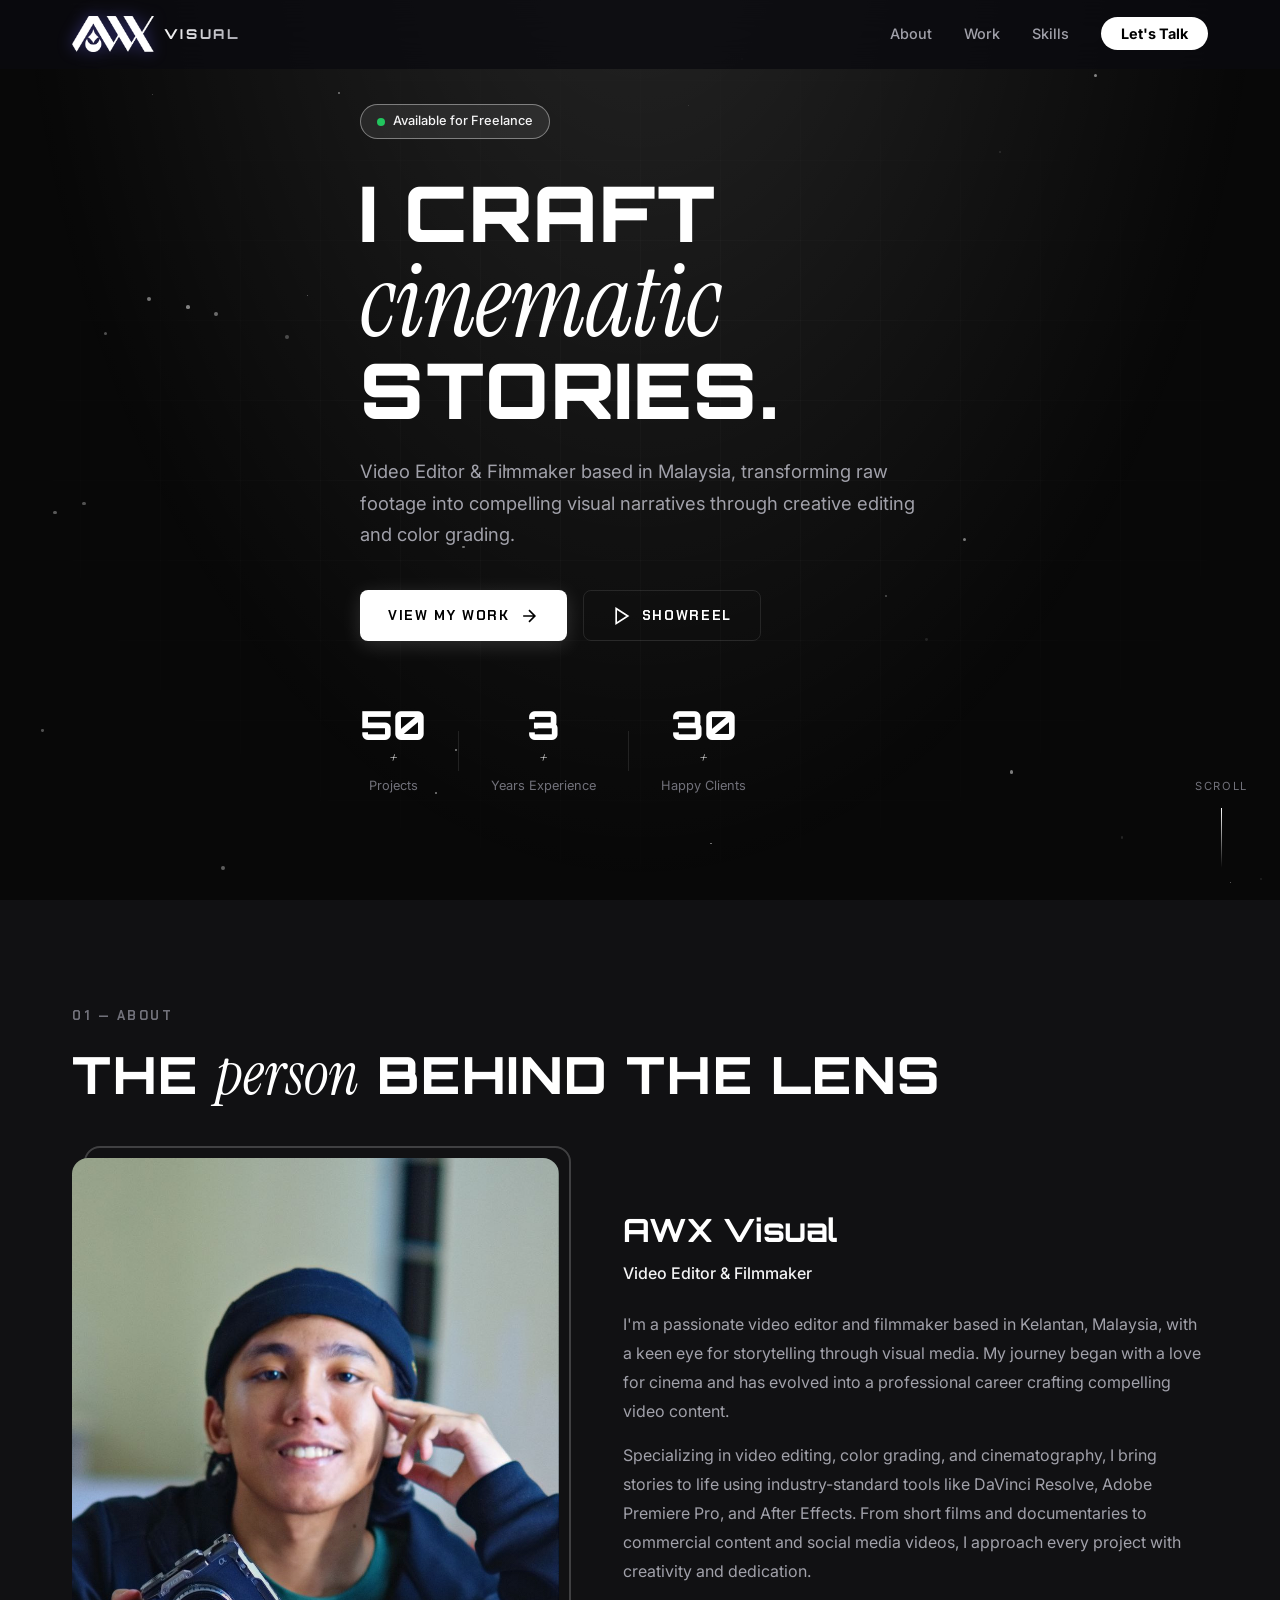
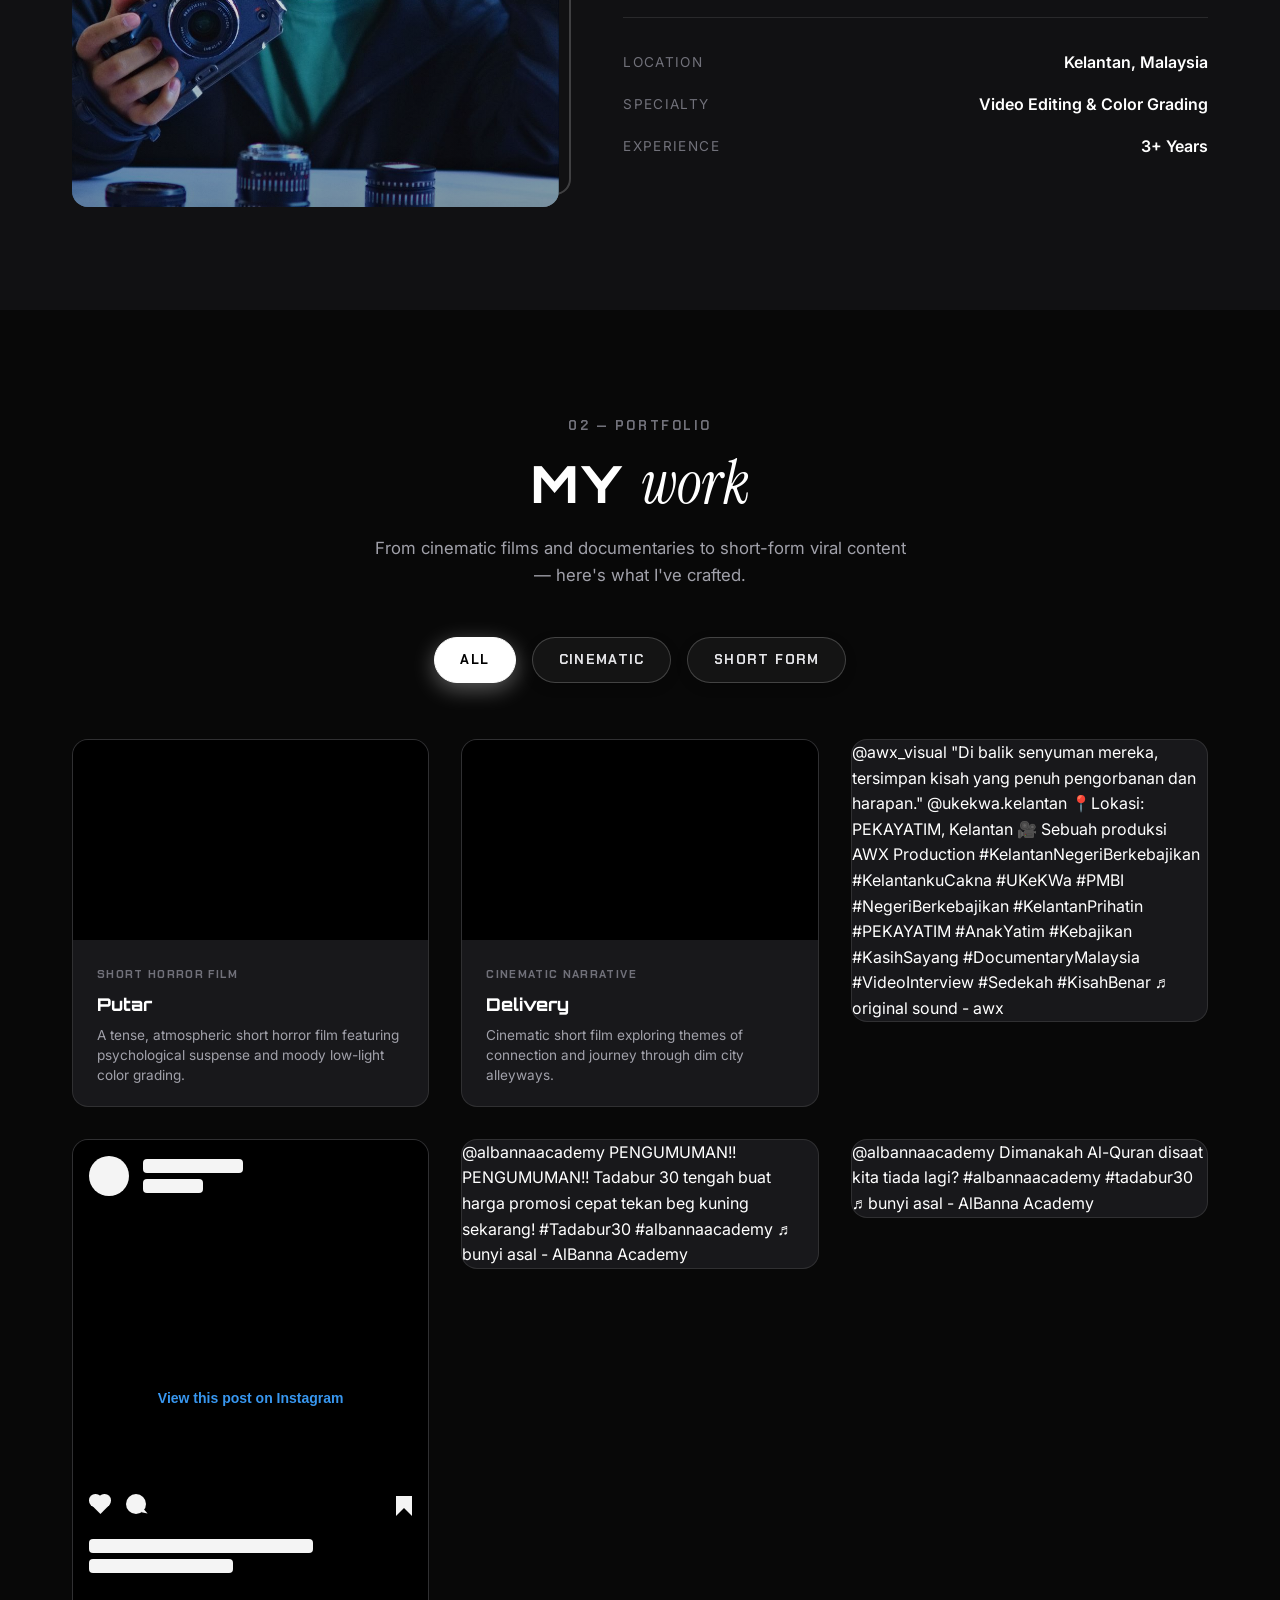
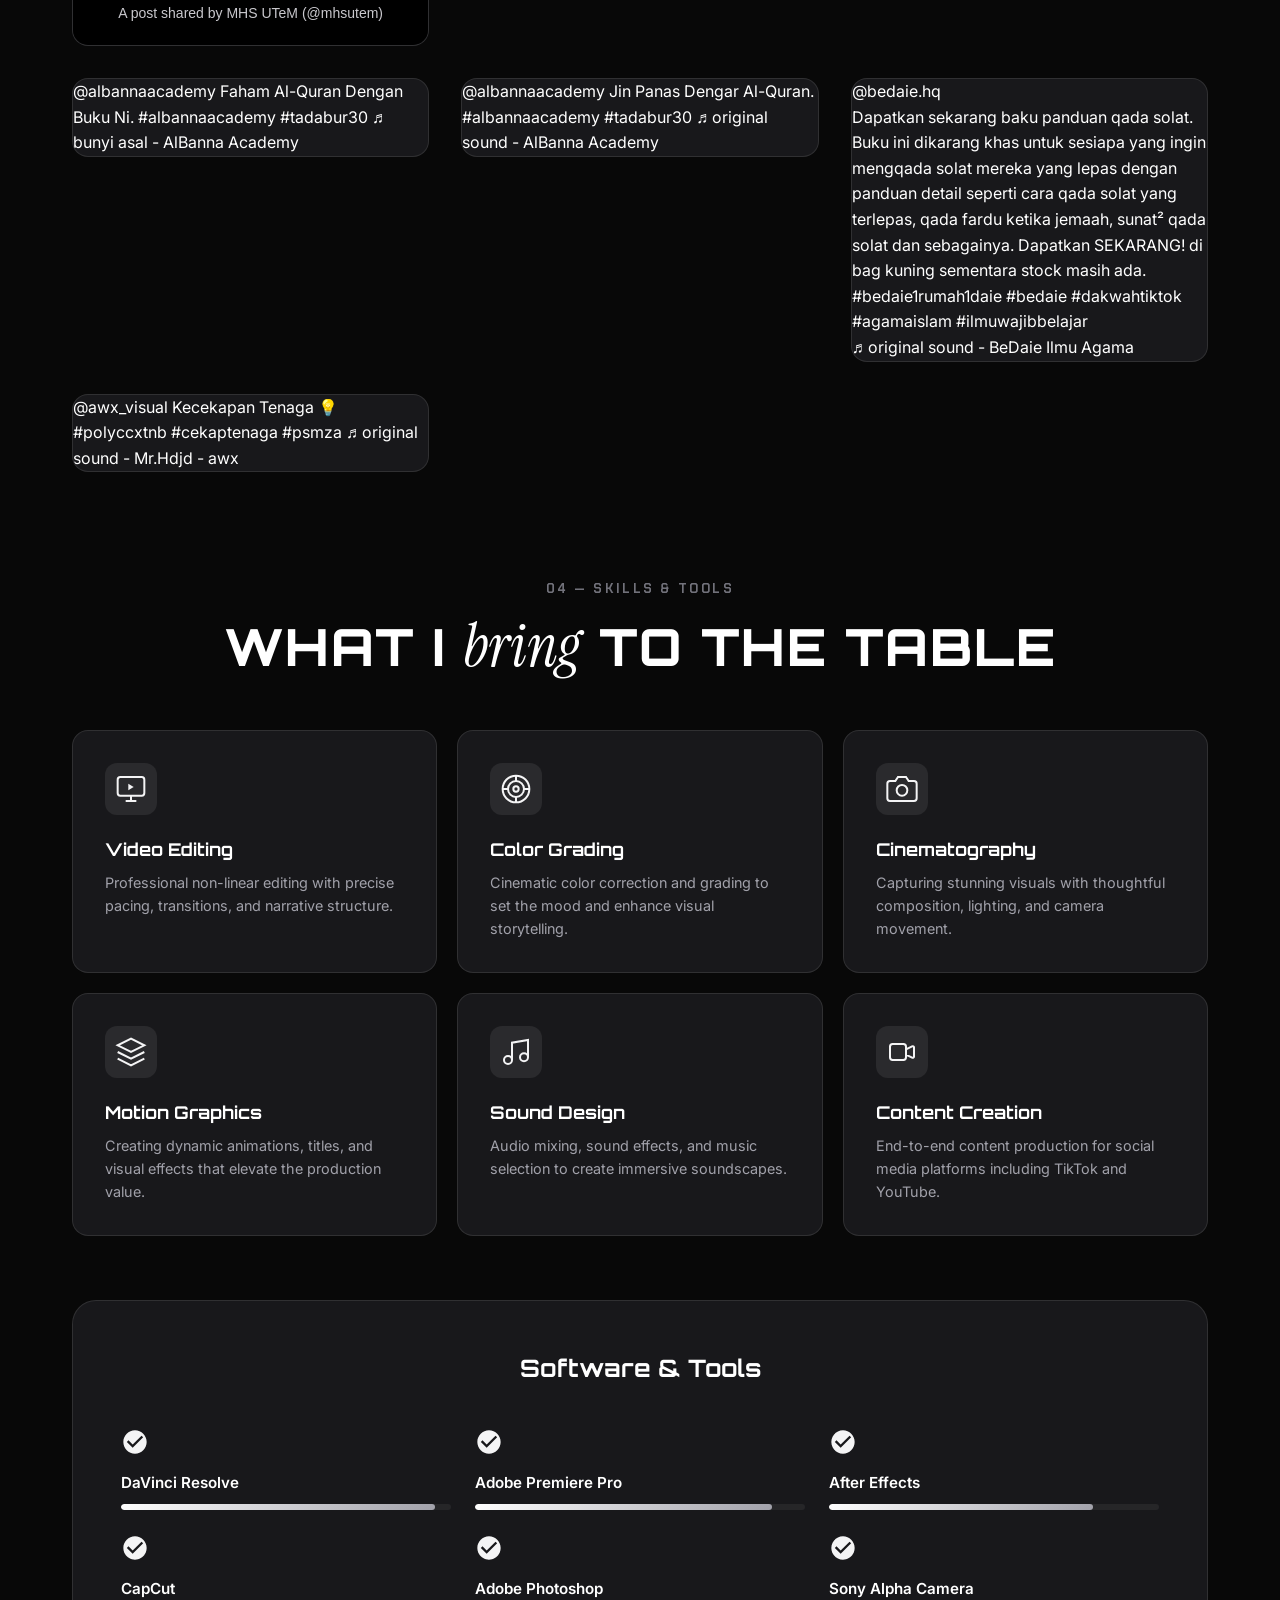
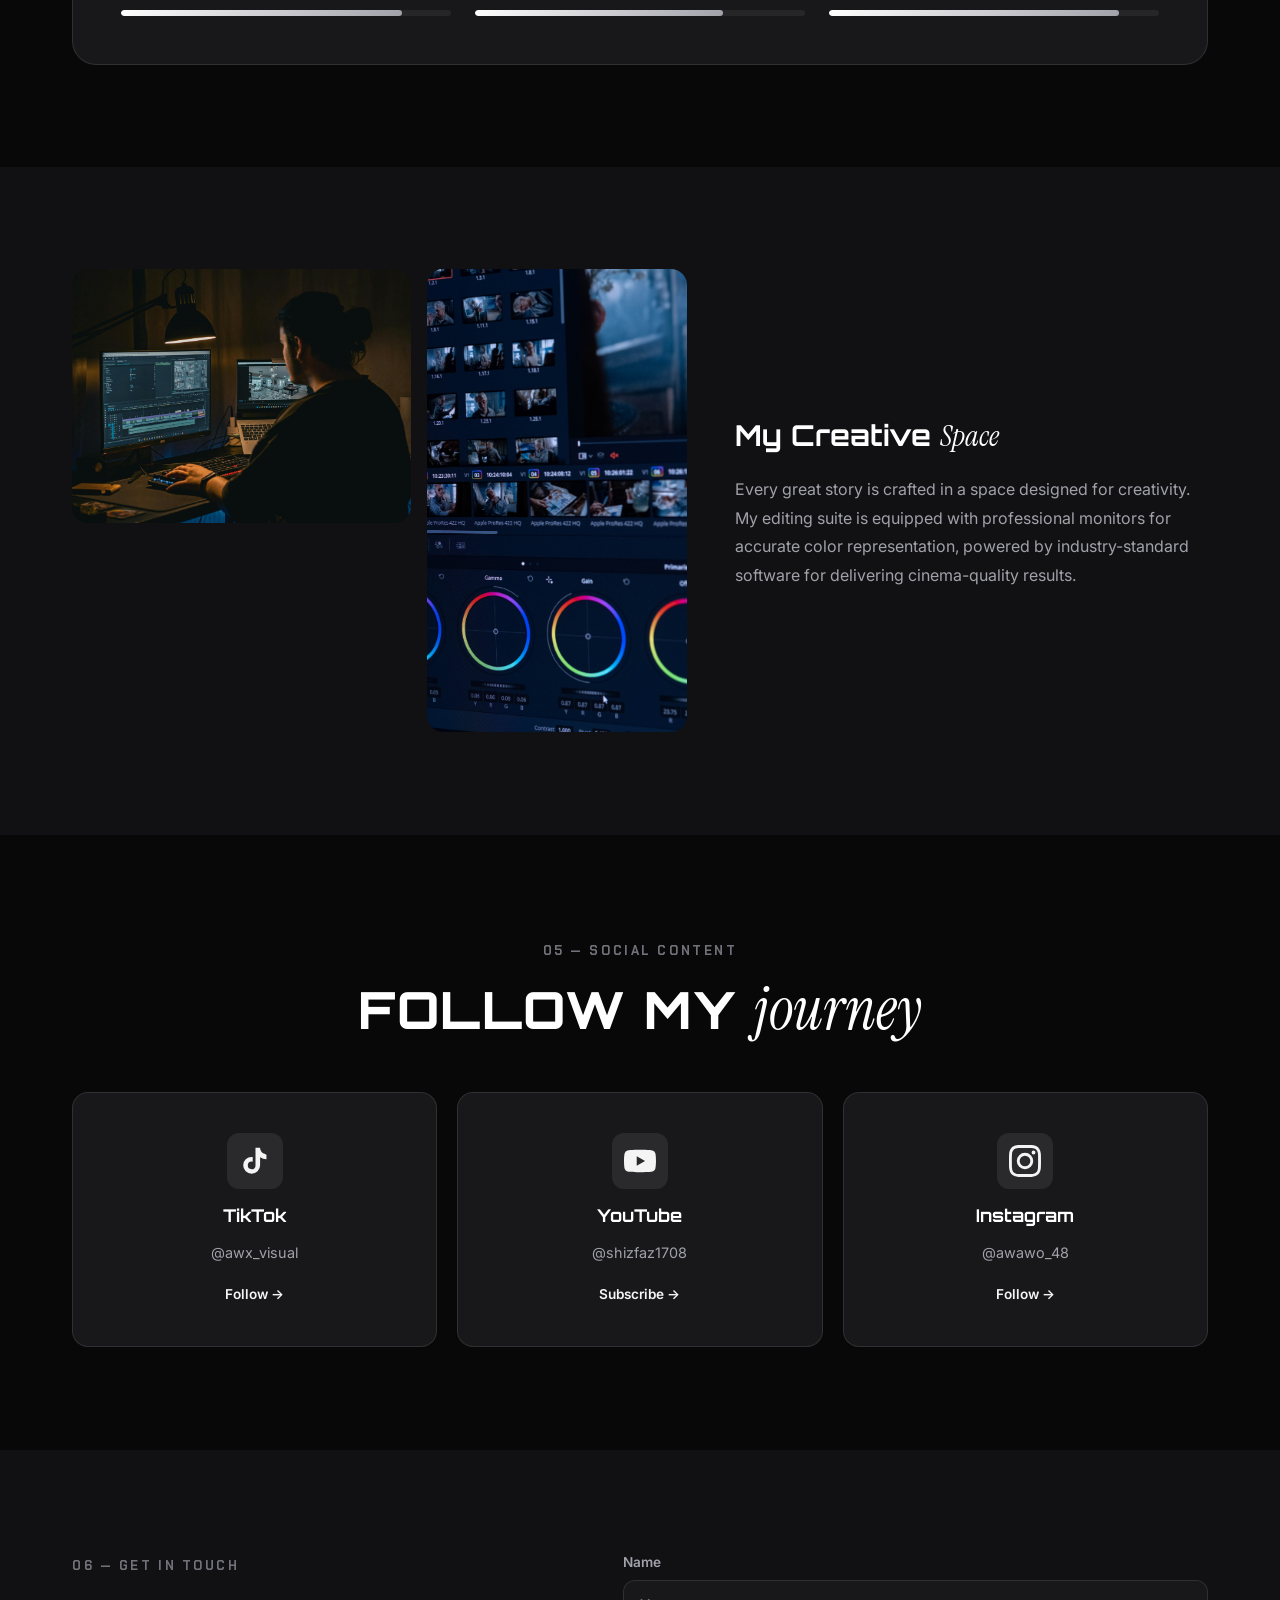
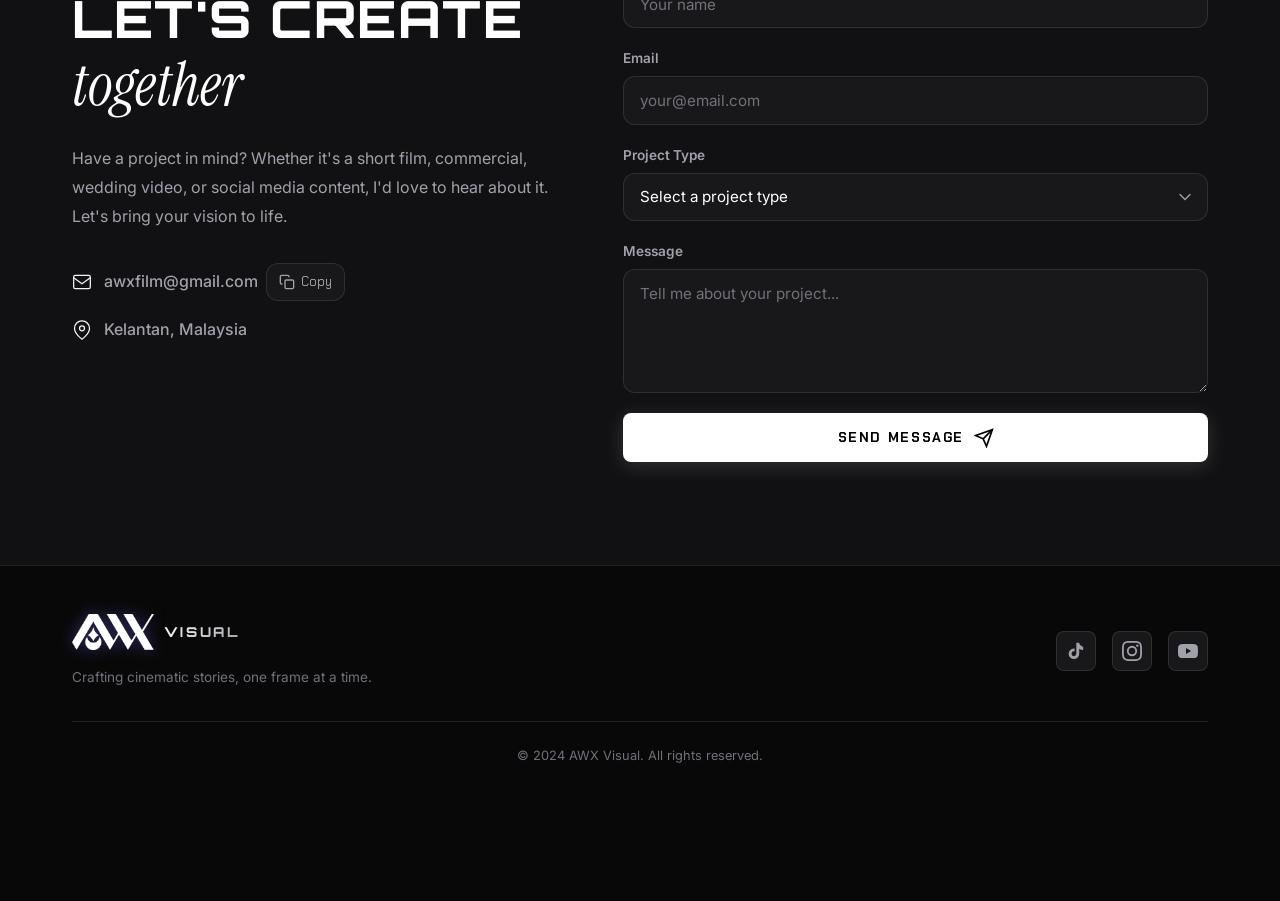
<file: index.html>
<!DOCTYPE html>
<html lang="en">

<head>
    <meta charset="UTF-8">
    <meta name="viewport" content="width=device-width, initial-scale=1.0">
    <title>AWX Visual — Video Editor & Filmmaker</title>
    <meta name="description"
        content="Portfolio of AWX Visual, a professional video editor and filmmaker specializing in cinematic storytelling, color grading, and creative content production.">
    <link rel="preconnect" href="https://fonts.googleapis.com">
    <link rel="preconnect" href="https://fonts.gstatic.com" crossorigin>
    <link
        href="https://fonts.googleapis.com/css2?family=Chakra+Petch:wght@500;600;700&family=Instrument+Serif:ital@0;1&family=Inter:wght@300;400;500;600;700&family=Orbitron:wght@600;700;800;900&family=Playfair+Display:ital,wght@0,400..900;1,400..900&display=swap"
        rel="stylesheet">
    <link rel="stylesheet" href="style.css">
</head>

<body>
    <!-- Cursor glow effect -->
    <div class="cursor-glow" id="cursorGlow"></div>

    <!-- Navigation -->
    <nav class="nav" id="nav">
        <div class="nav__container">
            <a href="#hero" class="nav__logo">
                <img src="assets/images/logo-full.png" alt="AWX Logo" class="nav__logo-img">
                <span class="nav__logo-tag">VISUAL</span>
            </a>
            <ul class="nav__links">
                <li><a href="#about" class="nav__link">About</a></li>
                <li><a href="#work" class="nav__link">Work</a></li>
                <li><a href="#skills" class="nav__link">Skills</a></li>
                <li><a href="#contact" class="nav__link nav__link--cta">Let's Talk</a></li>
            </ul>
            <button class="nav__toggle" id="navToggle" aria-label="Toggle menu">
                <span></span>
                <span></span>
                <span></span>
            </button>
        </div>
    </nav>

    <!-- Mobile Menu -->
    <div class="mobile-menu" id="mobileMenu">
        <ul class="mobile-menu__links">
            <li><a href="#about" class="mobile-menu__link">About</a></li>
            <li><a href="#work" class="mobile-menu__link">Work</a></li>
            <li><a href="#skills" class="mobile-menu__link">Skills</a></li>
            <li><a href="#contact" class="mobile-menu__link">Let's Talk</a></li>
        </ul>
    </div>

    <!-- Hero Section -->
    <section class="hero" id="hero">
        <div class="hero__bg-grid"></div>
        <div class="hero__3d-model">
            <iframe title="Sony Camera 4K" src="https://sketchfab.com/models/f7c8d7831aa24f979ff531934c8439de/embed?autostart=1&transparent=1&ui_controls=0&ui_infos=0&ui_watermark=0&ui_watermark_link=0&ui_stop=0&auto_spin=0.05&scrollwheel=0" frameborder="0" allow="autoplay; fullscreen; xr-spatial-tracking" execution-while-out-of-viewport execution-while-not-rendered web-share></iframe>
        </div>
        <div class="hero__particles" id="particles"></div>
        <div class="hero__content">
            <div class="hero__badge">
                <span class="hero__badge-dot"></span>
                Available for Freelance
            </div>
            <h1 class="hero__title">
                <span class="hero__title-line">I craft</span>
                <span class="hero__title-line hero__title-line--accent">cinematic</span>
                <span class="hero__title-line">stories.</span>
            </h1>
            <p class="hero__subtitle">Video Editor & Filmmaker based in Malaysia, transforming raw footage into
                compelling visual narratives through creative editing and color grading.</p>
            <div class="hero__actions">
                <a href="#work" class="btn btn--primary">
                    <span>View My Work</span>
                    <svg width="20" height="20" viewBox="0 0 24 24" fill="none" stroke="currentColor" stroke-width="2">
                        <path d="M5 12h14M12 5l7 7-7 7" />
                    </svg>
                </a>
                <a href="#showreel" class="btn btn--ghost">
                    <svg width="20" height="20" viewBox="0 0 24 24" fill="none" stroke="currentColor" stroke-width="2">
                        <polygon points="5 3 19 12 5 21 5 3" />
                    </svg>
                    <span>Showreel</span>
                </a>
            </div>
            <div class="hero__stats">
                <div class="hero__stat">
                    <span class="hero__stat-number" data-count="50">0</span><span class="accent">+</span>
                    <span class="hero__stat-label">Projects</span>
                </div>
                <div class="hero__stat-divider"></div>
                <div class="hero__stat">
                    <span class="hero__stat-number" data-count="3">0</span><span class="accent">+</span>
                    <span class="hero__stat-label">Years Experience</span>
                </div>
                <div class="hero__stat-divider"></div>
                <div class="hero__stat">
                    <span class="hero__stat-number" data-count="30">0</span><span class="accent">+</span>
                    <span class="hero__stat-label">Happy Clients</span>
                </div>
            </div>
        </div>
        <div class="hero__scroll-indicator">
            <span>Scroll</span>
            <div class="hero__scroll-line"></div>
        </div>
    </section>

    <!-- About Section -->
    <section class="about" id="about">
        <div class="container">
            <div class="section-header">
                <span class="section-label">01 — About</span>
                <h2 class="section-title">The <span class="accent">person</span> behind the lens</h2>
            </div>
            <div class="about__grid">
                <div class="about__image-wrapper">
                    <div class="about__image-frame">
                        <img src="assets/images/profile.jpg" alt="AWX Visual - Video Editor" class="about__image"
                            loading="lazy">
                        <div class="about__image-overlay"></div>
                    </div>
                    <div class="about__image-decoration"></div>
                </div>
                <div class="about__content">
                    <h3 class="about__name">AWX Visual</h3>
                    <p class="about__role">Video Editor & Filmmaker</p>
                    <p class="about__bio">
                        I'm a passionate video editor and filmmaker based in Kelantan, Malaysia, with a keen eye for
                        storytelling through visual media. My journey began with a love for cinema and has evolved into
                        a professional career crafting compelling video content.
                    </p>
                    <p class="about__bio">
                        Specializing in video editing, color grading, and cinematography, I bring stories to life using
                        industry-standard tools like DaVinci Resolve, Adobe Premiere Pro, and After Effects. From short
                        films and documentaries to commercial content and social media videos, I approach every project
                        with creativity and dedication.
                    </p>
                    <div class="about__details">
                        <div class="about__detail">
                            <span class="about__detail-label">Location</span>
                            <span class="about__detail-value">Kelantan, Malaysia</span>
                        </div>
                        <div class="about__detail">
                            <span class="about__detail-label">Specialty</span>
                            <span class="about__detail-value">Video Editing & Color Grading</span>
                        </div>
                        <div class="about__detail">
                            <span class="about__detail-label">Experience</span>
                            <span class="about__detail-value">3+ Years</span>
                        </div>
                    </div>
                </div>
            </div>
        </div>
    </section>

    <!-- Work Section (Unified) -->
    <section class="portfolio-section" id="work">
        <div class="container">
            <div class="section-header section-header--center">
                <span class="section-label">02 — Portfolio</span>
                <h2 class="section-title">My <span class="accent">work</span></h2>
                <p class="section-description" style="margin: 1rem auto 0;">From cinematic films and documentaries to short-form viral content — here's what I've crafted.</p>
            </div>

            <!-- Category Tabs -->
            <div class="work-tabs" id="workTabs">
                <button class="work-tab work-tab--active" data-filter="all">All</button>
                <button class="work-tab" data-filter="cinematic">Cinematic</button>
                <button class="work-tab" data-filter="short-form">Short Form</button>
            </div>

            <!-- Work Grid -->
            <div class="work-grid" id="workGrid">

                <!-- CINEMATIC: Putar -->
                <div class="work-item" data-category="cinematic">
                    <div class="video-card video-card--landscape">
                        <div class="video-card__media">
                            <iframe src="https://www.youtube.com/embed/ClRQkhqDQBc" title="Putar Short Film"
                                frameborder="0"
                                allow="accelerometer; autoplay; clipboard-write; encrypted-media; gyroscope; picture-in-picture"
                                allowfullscreen loading="lazy"></iframe>
                        </div>
                        <div class="video-card__info">
                            <span class="video-card__badge">Short Horror Film</span>
                            <h3 class="video-card__title">Putar</h3>
                            <p class="video-card__desc">A tense, atmospheric short horror film featuring psychological
                                suspense and moody low-light color grading.</p>
                        </div>
                    </div>
                </div>

                <!-- CINEMATIC: Delivery -->
                <div class="work-item" data-category="cinematic">
                    <div class="video-card video-card--landscape">
                        <div class="video-card__media">
                            <iframe src="https://www.youtube.com/embed/EWJ9qZjwFkE" title="Delivery Short Film"
                                frameborder="0"
                                allow="accelerometer; autoplay; clipboard-write; encrypted-media; gyroscope; picture-in-picture"
                                allowfullscreen loading="lazy"></iframe>
                        </div>
                        <div class="video-card__info">
                            <span class="video-card__badge">Cinematic Narrative</span>
                            <h3 class="video-card__title">Delivery</h3>
                            <p class="video-card__desc">Cinematic short film exploring themes of connection and journey
                                through dim city alleyways.</p>
                        </div>
                    </div>
                </div>

                <!-- CINEMATIC: PEKAYATIM TikTok -->
                <div class="work-item" data-category="cinematic">
                    <div class="work-item__embed">
                        <blockquote class="tiktok-embed" cite="https://www.tiktok.com/@awx_visual/video/7528496875758980359" data-video-id="7528496875758980359" data-theme="dark" style="max-width: 100%; min-width: 100%; margin: 0; border: none;" > <section> <a target="_blank" title="@awx_visual" href="https://www.tiktok.com/@awx_visual?refer=embed">@awx_visual</a> &#34;Di balik senyuman mereka, tersimpan kisah yang penuh pengorbanan dan harapan.&#34; @ukekwa.kelantan 📍Lokasi: PEKAYATIM, Kelantan 🎥 Sebuah produksi AWX Production  <a title="KelantanNegeriBerkebajikan" target="_blank" href="https://www.tiktok.com/tag/KelantanNegeriBerkebajikan?refer=embed">#KelantanNegeriBerkebajikan</a> <a title="KelantankuCakna" target="_blank" href="https://www.tiktok.com/tag/KelantankuCakna?refer=embed">#KelantankuCakna</a> <a title="UKeKWa" target="_blank" href="https://www.tiktok.com/tag/UKeKWa?refer=embed">#UKeKWa</a> <a title="PMBI" target="_blank" href="https://www.tiktok.com/tag/PMBI?refer=embed">#PMBI</a> <a title="NegeriBerkebajikan" target="_blank" href="https://www.tiktok.com/tag/NegeriBerkebajikan?refer=embed">#NegeriBerkebajikan</a> <a title="KelantanPrihatin" target="_blank" href="https://www.tiktok.com/tag/KelantanPrihatin?refer=embed">#KelantanPrihatin</a> <a title="PEKAYATIM" target="_blank" href="https://www.tiktok.com/tag/PEKAYATIM?refer=embed">#PEKAYATIM</a> <a title="AnakYatim" target="_blank" href="https://www.tiktok.com/tag/AnakYatim?refer=embed">#AnakYatim</a> <a title="Kebajikan" target="_blank" href="https://www.tiktok.com/tag/Kebajikan?refer=embed">#Kebajikan</a> <a title="KasihSayang" target="_blank" href="https://www.tiktok.com/tag/KasihSayang?refer=embed">#KasihSayang</a> <a title="DocumentaryMalaysia" target="_blank" href="https://www.tiktok.com/tag/DocumentaryMalaysia?refer=embed">#DocumentaryMalaysia</a> <a title="VideoInterview" target="_blank" href="https://www.tiktok.com/tag/VideoInterview?refer=embed">#VideoInterview</a> <a title="Sedekah" target="_blank" href="https://www.tiktok.com/tag/Sedekah?refer=embed">#Sedekah</a> <a title="KisahBenar" target="_blank" href="https://www.tiktok.com/tag/KisahBenar?refer=embed">#KisahBenar</a> <a target="_blank" title="♬ original sound  - awx" href="https://www.tiktok.com/music/original-sound-awx-7528496966808947457?refer=embed">♬ original sound  - awx</a> </section> </blockquote>
                    </div>
                </div>

                <!-- CINEMATIC: Instagram Reel -->
                <div class="work-item" data-category="cinematic">
                    <div class="work-item__embed">
                        <blockquote class="instagram-media" data-instgrm-captioned data-instgrm-permalink="https://www.instagram.com/reel/DbdTrUMpGwc/?utm_source=ig_embed&amp;utm_campaign=loading" data-instgrm-version="14" style="background:#000; border:0; border-radius:12px; box-shadow:none; margin: 0; max-width:100%; min-width:100%; padding:0; width:100%;"><div style="padding:16px;"> <a href="https://www.instagram.com/reel/DbdTrUMpGwc/?utm_source=ig_embed&amp;utm_campaign=loading" style=" background:#FFFFFF; line-height:0; padding:0 0; text-align:center; text-decoration:none; width:100%;" target="_blank"> <div style=" display: flex; flex-direction: row; align-items: center;"> <div style="background-color: #F4F4F4; border-radius: 50%; flex-grow: 0; height: 40px; margin-right: 14px; width: 40px;"></div> <div style="display: flex; flex-direction: column; flex-grow: 1; justify-content: center;"> <div style=" background-color: #F4F4F4; border-radius: 4px; flex-grow: 0; height: 14px; margin-bottom: 6px; width: 100px;"></div> <div style=" background-color: #F4F4F4; border-radius: 4px; flex-grow: 0; height: 14px; width: 60px;"></div></div></div><div style="padding: 19% 0;"></div> <div style="display:block; height:50px; margin:0 auto 12px; width:50px;"><svg width="50px" height="50px" viewBox="0 0 60 60" version="1.1" xmlns="https://www.w3.org/2000/svg" xmlns:xlink="https://www.w3.org/1999/xlink"><g stroke="none" stroke-width="1" fill="none" fill-rule="evenodd"><g transform="translate(-511.000000, -20.000000)" fill="#000000"><g><path d="M556.869,30.41 C554.814,30.41 553.148,32.076 553.148,34.131 C553.148,36.186 554.814,37.852 556.869,37.852 C558.924,37.852 560.59,36.186 560.59,34.131 C560.59,32.076 558.924,30.41 556.869,30.41 M541,60.657 C535.114,60.657 530.342,55.887 530.342,50 C530.342,44.114 535.114,39.342 541,39.342 C546.887,39.342 551.658,44.114 551.658,50 C551.658,55.887 546.887,60.657 541,60.657 M541,33.886 C532.1,33.886 524.886,41.1 524.886,50 C524.886,58.899 532.1,66.113 541,66.113 C549.9,66.113 557.115,58.899 557.115,50 C557.115,41.1 549.9,33.886 541,33.886 M565.378,62.101 C565.244,65.022 564.756,66.606 564.346,67.663 C563.803,69.06 563.154,70.057 562.106,71.106 C561.058,72.155 560.06,72.803 558.662,73.347 C557.607,73.757 556.021,74.244 553.102,74.378 C549.944,74.521 548.997,74.552 541,74.552 C533.003,74.552 532.056,74.521 528.898,74.378 C525.979,74.244 524.393,73.757 523.338,73.347 C521.94,72.803 520.942,72.155 519.894,71.106 C518.846,70.057 518.197,69.06 517.654,67.663 C517.244,66.606 516.755,65.022 516.623,62.101 C516.479,58.943 516.448,57.996 516.448,50 C516.448,42.003 516.479,41.056 516.623,37.899 C516.755,34.978 517.244,33.391 517.654,32.338 C518.197,30.938 518.846,29.942 519.894,28.894 C520.942,27.846 521.94,27.196 523.338,26.654 C524.393,26.244 525.979,25.756 528.898,25.623 C532.057,25.479 533.004,25.448 541,25.448 C548.997,25.448 549.943,25.479 553.102,25.623 C556.021,25.756 557.607,26.244 558.662,26.654 C560.06,27.196 561.058,27.846 562.106,28.894 C563.154,29.942 563.803,30.938 564.346,32.338 C564.756,33.391 565.244,34.978 565.378,37.899 C565.522,41.056 565.552,42.003 565.552,50 C565.552,57.996 565.522,58.943 565.378,62.101 M570.82,37.631 C570.674,34.438 570.167,32.258 569.425,30.349 C568.659,28.377 567.633,26.702 565.965,25.035 C564.297,23.368 562.623,22.342 560.652,21.575 C558.743,20.834 556.562,20.326 553.369,20.18 C550.169,20.033 549.148,20 541,20 C532.853,20 531.831,20.033 528.631,20.18 C525.438,20.326 523.257,20.834 521.349,21.575 C519.376,22.342 517.703,23.368 516.035,25.035 C514.368,26.702 513.342,28.377 512.574,30.349 C511.834,32.258 511.326,34.438 511.181,37.631 C511.035,40.831 511,41.851 511,50 C511,58.147 511.035,59.17 511.181,62.369 C511.326,65.562 511.834,67.743 512.574,69.651 C513.342,71.625 514.368,73.296 516.035,74.965 C517.703,76.634 519.376,77.658 521.349,78.425 C523.257,79.167 525.438,79.673 528.631,79.82 C531.831,79.965 532.853,80.001 541,80.001 C549.148,80.001 550.169,79.965 553.369,79.82 C556.562,79.673 558.743,79.167 560.652,78.425 C562.623,77.658 564.297,76.634 565.965,74.965 C567.633,73.296 568.659,71.625 569.425,69.651 C570.167,67.743 570.674,65.562 570.82,62.369 C570.966,59.17 571,58.147 571,50 C571,41.851 570.966,40.831 570.82,37.631"></path></g></g></g></svg></div><div style="padding-top: 8px;"> <div style=" color:#3897f0; font-family:Arial,sans-serif; font-size:14px; font-style:normal; font-weight:550; line-height:18px;">View this post on Instagram</div></div><div style="padding: 12.5% 0;"></div> <div style="display: flex; flex-direction: row; margin-bottom: 14px; align-items: center;"><div> <div style="background-color: #F4F4F4; border-radius: 50%; height: 12.5px; width: 12.5px; transform: translateX(0px) translateY(7px);"></div> <div style="background-color: #F4F4F4; height: 12.5px; transform: rotate(-45deg) translateX(3px) translateY(1px); width: 12.5px; flex-grow: 0; margin-right: 14px; margin-left: 2px;"></div> <div style="background-color: #F4F4F4; border-radius: 50%; height: 12.5px; width: 12.5px; transform: translateX(9px) translateY(-18px);"></div></div><div style="margin-left: 8px;"> <div style=" background-color: #F4F4F4; border-radius: 50%; flex-grow: 0; height: 20px; width: 20px;"></div> <div style=" width: 0; height: 0; border-top: 2px solid transparent; border-left: 6px solid #f4f4f4; border-bottom: 2px solid transparent; transform: translateX(16px) translateY(-4px) rotate(30deg)"></div></div><div style="margin-left: auto;"> <div style=" width: 0px; border-top: 8px solid #F4F4F4; border-right: 8px solid transparent; transform: translateY(16px);"></div> <div style=" background-color: #F4F4F4; flex-grow: 0; height: 12px; width: 16px; transform: translateY(-4px);"></div> <div style=" width: 0; height: 0; border-top: 8px solid #F4F4F4; border-left: 8px solid transparent; transform: translateY(-4px) translateX(8px);"></div></div></div> <div style="display: flex; flex-direction: column; flex-grow: 1; justify-content: center; margin-bottom: 24px;"> <div style=" background-color: #F4F4F4; border-radius: 4px; flex-grow: 0; height: 14px; margin-bottom: 6px; width: 224px;"></div> <div style=" background-color: #F4F4F4; border-radius: 4px; flex-grow: 0; height: 14px; width: 144px;"></div></div></a><p style=" color:#c9c8cd; font-family:Arial,sans-serif; font-size:14px; line-height:17px; margin-bottom:0; margin-top:8px; overflow:hidden; padding:8px 0 7px; text-align:center; text-overflow:ellipsis; white-space:nowrap;"><a href="https://www.instagram.com/reel/DbdTrUMpGwc/?utm_source=ig_embed&amp;utm_campaign=loading" style=" color:#c9c8cd; font-family:Arial,sans-serif; font-size:14px; font-style:normal; font-weight:normal; line-height:17px; text-decoration:none;" target="_blank">A post shared by MHS UTeM (@mhsutem)</a></p></div></blockquote>
                        <script async src="//www.instagram.com/embed.js"></script>
                    </div>
                </div>

                <!-- SHORT FORM: AlBanna 1 -->
                <div class="work-item" data-category="short-form">
                    <div class="work-item__embed">
                        <blockquote class="tiktok-embed" cite="https://www.tiktok.com/@albannaacademy/video/7626698606929595666" data-video-id="7626698606929595666" data-theme="dark" style="max-width: 100%; min-width: 100%; margin: 0; border: none;" > <section> <a target="_blank" title="@albannaacademy" href="https://www.tiktok.com/@albannaacademy?refer=embed">@albannaacademy</a> PENGUMUMAN!! PENGUMUMAN!! Tadabur 30 tengah buat harga promosi cepat tekan beg kuning sekarang! <a title="tadabur30" target="_blank" href="https://www.tiktok.com/tag/tadabur30?refer=embed">#Tadabur30</a>  <a title="albannaacademy" target="_blank" href="https://www.tiktok.com/tag/albannaacademy?refer=embed">#albannaacademy</a> <a target="_blank" title="♬ bunyi asal  - AlBanna Academy" href="https://www.tiktok.com/music/bunyi-asal-AlBanna-Academy-7626698639352941319?refer=embed">♬ bunyi asal  - AlBanna Academy</a> </section> </blockquote> <script async src="https://www.tiktok.com/embed.js"></script>
                    </div>
                </div>

                <!-- SHORT FORM: AlBanna 2 -->
                <div class="work-item" data-category="short-form">
                    <div class="work-item__embed">
                        <blockquote class="tiktok-embed" cite="https://www.tiktok.com/@albannaacademy/video/7634839168614436104" data-video-id="7634839168614436104" data-theme="dark" style="max-width: 100%; min-width: 100%; margin: 0; border: none;" > <section> <a target="_blank" title="@albannaacademy" href="https://www.tiktok.com/@albannaacademy?refer=embed">@albannaacademy</a> Dimanakah Al-Quran disaat kita tiada lagi? <a title="albannaacademy" target="_blank" href="https://www.tiktok.com/tag/albannaacademy?refer=embed">#albannaacademy</a> <a title="tadabur30" target="_blank" href="https://www.tiktok.com/tag/tadabur30?refer=embed">#tadabur30</a> <a target="_blank" title="♬ bunyi asal  - AlBanna Academy" href="https://www.tiktok.com/music/bunyi-asal-AlBanna-Academy-7634839247811267349?refer=embed">♬ bunyi asal  - AlBanna Academy</a> </section> </blockquote>
                    </div>
                </div>

                <!-- SHORT FORM: AlBanna 3 -->
                <div class="work-item" data-category="short-form">
                    <div class="work-item__embed">
                        <blockquote class="tiktok-embed" cite="https://www.tiktok.com/@albannaacademy/video/7632904590102465799" data-video-id="7632904590102465799" data-theme="dark" style="max-width: 100%; min-width: 100%; margin: 0; border: none;" > <section> <a target="_blank" title="@albannaacademy" href="https://www.tiktok.com/@albannaacademy?refer=embed">@albannaacademy</a> Faham Al-Quran Dengan Buku Ni. <a title="albannaacademy" target="_blank" href="https://www.tiktok.com/tag/albannaacademy?refer=embed">#albannaacademy</a> <a title="tadabur30" target="_blank" href="https://www.tiktok.com/tag/tadabur30?refer=embed">#tadabur30</a> <a target="_blank" title="♬ bunyi asal  - AlBanna Academy" href="https://www.tiktok.com/music/bunyi-asal-AlBanna-Academy-7632904657194470162?refer=embed">♬ bunyi asal  - AlBanna Academy</a> </section> </blockquote>
                    </div>
                </div>

                <!-- SHORT FORM: AlBanna 4 -->
                <div class="work-item" data-category="short-form">
                    <div class="work-item__embed">
                        <blockquote class="tiktok-embed" cite="https://www.tiktok.com/@albannaacademy/video/7633714585073224978" data-video-id="7633714585073224978" data-theme="dark" style="max-width: 100%; min-width: 100%; margin: 0; border: none;" > <section> <a target="_blank" title="@albannaacademy" href="https://www.tiktok.com/@albannaacademy?refer=embed">@albannaacademy</a> Jin Panas Dengar Al-Quran. <a title="albannaacademy" target="_blank" href="https://www.tiktok.com/tag/albannaacademy?refer=embed">#albannaacademy</a> <a title="tadabur30" target="_blank" href="https://www.tiktok.com/tag/tadabur30?refer=embed">#tadabur30</a> <a target="_blank" title="♬ original sound  - AlBanna Academy" href="https://www.tiktok.com/music/original-sound-AlBanna-Academy-7633714660662905607?refer=embed">♬ original sound  - AlBanna Academy</a> </section> </blockquote>
                    </div>
                </div>

                <!-- SHORT FORM: BeDaie -->
                <div class="work-item" data-category="short-form">
                    <div class="work-item__embed">
                        <blockquote class="tiktok-embed" cite="https://www.tiktok.com/@bedaie.hq/video/7603282730775809300" data-video-id="7603282730775809300" data-theme="dark" style="max-width: 100%; min-width: 100%; margin: 0; border: none;" > <section> <a target="_blank" title="@bedaie.hq" href="https://www.tiktok.com/@bedaie.hq?refer=embed">@bedaie.hq</a> <p>Dapatkan sekarang baku panduan qada solat. Buku ini dikarang khas untuk sesiapa yang ingin mengqada solat mereka yang lepas dengan panduan detail seperti cara qada solat yang terlepas, qada fardu ketika jemaah, sunat² qada solat dan sebagainya. Dapatkan SEKARANG! di bag kuning sementara stock masih ada. #bedaie1rumah1daie #bedaie #dakwahtiktok #agamaislam #ilmuwajibbelajar</p> <a target="_blank" title="♬ original sound  - BeDaie Ilmu Agama" href="https://www.tiktok.com/music/original-sound-BeDaie-Ilmu-Agama-7603282995110906645?refer=embed">♬ original sound  - BeDaie Ilmu Agama</a> </section> </blockquote>
                    </div>
                </div>

                <!-- SHORT FORM: Kecekapan Tenaga -->
                <div class="work-item" data-category="short-form">
                    <div class="work-item__embed">
                        <blockquote class="tiktok-embed" cite="https://www.tiktok.com/@awx_visual/video/7299562790220614919" data-video-id="7299562790220614919" data-theme="dark" style="max-width: 100%; min-width: 100%; margin: 0; border: none;" > <section> <a target="_blank" title="@awx_visual" href="https://www.tiktok.com/@awx_visual?refer=embed">@awx_visual</a> Kecekapan Tenaga 💡 <a title="polyccxtnb" target="_blank" href="https://www.tiktok.com/tag/polyccxtnb?refer=embed">#polyccxtnb</a>  <a title="cekaptenaga" target="_blank" href="https://www.tiktok.com/tag/cekaptenaga?refer=embed">#cekaptenaga</a> <a title="psmza" target="_blank" href="https://www.tiktok.com/tag/psmza?refer=embed">#psmza</a> <a target="_blank" title="♬ original sound - Mr.Hdjd - awx" href="https://www.tiktok.com/music/original-sound-MrHdjd-7299562847573428994?refer=embed">♬ original sound - Mr.Hdjd - awx</a> </section> </blockquote>
                    </div>
                </div>

            </div>
        </div>
    <!-- Skills Section -->
    <section class="skills" id="skills">
        <div class="container">
            <div class="section-header section-header--center">
                <span class="section-label">04 — Skills & Tools</span>
                <h2 class="section-title">What I <span class="accent">bring</span> to the table</h2>
            </div>

            <div class="skills__grid">
                <div class="skills__card">
                    <div class="skills__card-icon">
                        <svg width="32" height="32" viewBox="0 0 24 24" fill="none" stroke="currentColor"
                            stroke-width="1.5">
                            <rect x="2" y="3" width="20" height="14" rx="2" />
                            <line x1="8" y1="21" x2="16" y2="21" />
                            <line x1="12" y1="17" x2="12" y2="21" />
                            <polygon points="10 8 14 10.5 10 13" fill="currentColor" stroke="none" />
                        </svg>
                    </div>
                    <h3 class="skills__card-title">Video Editing</h3>
                    <p class="skills__card-desc">Professional non-linear editing with precise pacing, transitions, and
                        narrative structure.</p>
                </div>

                <div class="skills__card">
                    <div class="skills__card-icon">
                        <svg width="32" height="32" viewBox="0 0 24 24" fill="none" stroke="currentColor"
                            stroke-width="1.5">
                            <circle cx="12" cy="12" r="10" />
                            <circle cx="12" cy="12" r="6" />
                            <circle cx="12" cy="12" r="2" />
                            <line x1="12" y1="2" x2="12" y2="6" />
                            <line x1="12" y1="18" x2="12" y2="22" />
                            <line x1="2" y1="12" x2="6" y2="12" />
                            <line x1="18" y1="12" x2="22" y2="12" />
                        </svg>
                    </div>
                    <h3 class="skills__card-title">Color Grading</h3>
                    <p class="skills__card-desc">Cinematic color correction and grading to set the mood and enhance
                        visual storytelling.</p>
                </div>

                <div class="skills__card">
                    <div class="skills__card-icon">
                        <svg width="32" height="32" viewBox="0 0 24 24" fill="none" stroke="currentColor"
                            stroke-width="1.5">
                            <path d="M23 19a2 2 0 01-2 2H3a2 2 0 01-2-2V8a2 2 0 012-2h4l2-3h6l2 3h4a2 2 0 012 2z" />
                            <circle cx="12" cy="13" r="4" />
                        </svg>
                    </div>
                    <h3 class="skills__card-title">Cinematography</h3>
                    <p class="skills__card-desc">Capturing stunning visuals with thoughtful composition, lighting, and
                        camera movement.</p>
                </div>

                <div class="skills__card">
                    <div class="skills__card-icon">
                        <svg width="32" height="32" viewBox="0 0 24 24" fill="none" stroke="currentColor"
                            stroke-width="1.5">
                            <path d="M12 2L2 7l10 5 10-5-10-5z" />
                            <path d="M2 17l10 5 10-5" />
                            <path d="M2 12l10 5 10-5" />
                        </svg>
                    </div>
                    <h3 class="skills__card-title">Motion Graphics</h3>
                    <p class="skills__card-desc">Creating dynamic animations, titles, and visual effects that elevate
                        the production value.</p>
                </div>

                <div class="skills__card">
                    <div class="skills__card-icon">
                        <svg width="32" height="32" viewBox="0 0 24 24" fill="none" stroke="currentColor"
                            stroke-width="1.5">
                            <path d="M9 18V5l12-2v13" />
                            <circle cx="6" cy="18" r="3" />
                            <circle cx="18" cy="16" r="3" />
                        </svg>
                    </div>
                    <h3 class="skills__card-title">Sound Design</h3>
                    <p class="skills__card-desc">Audio mixing, sound effects, and music selection to create immersive
                        soundscapes.</p>
                </div>

                <div class="skills__card">
                    <div class="skills__card-icon">
                        <svg width="32" height="32" viewBox="0 0 24 24" fill="none" stroke="currentColor"
                            stroke-width="1.5">
                            <path
                                d="M15 10l4.553-2.276A1 1 0 0121 8.618v6.764a1 1 0 01-1.447.894L15 14M5 18h8a2 2 0 002-2V8a2 2 0 00-2-2H5a2 2 0 00-2 2v8a2 2 0 002 2z" />
                        </svg>
                    </div>
                    <h3 class="skills__card-title">Content Creation</h3>
                    <p class="skills__card-desc">End-to-end content production for social media platforms including
                        TikTok and YouTube.</p>
                </div>
            </div>

            <!-- Software Tools -->
            <div class="tools">
                <h3 class="tools__title">Software & Tools</h3>
                <div class="tools__grid">
                    <div class="tools__item">
                        <div class="tools__item-icon">
                            <svg width="28" height="28" viewBox="0 0 24 24" fill="currentColor">
                                <path
                                    d="M12 2C6.48 2 2 6.48 2 12s4.48 10 10 10 10-4.48 10-10S17.52 2 12 2zm-2 15l-5-5 1.41-1.41L10 14.17l7.59-7.59L19 8l-9 9z" />
                            </svg>
                        </div>
                        <span class="tools__item-name">DaVinci Resolve</span>
                        <div class="tools__item-level">
                            <div class="tools__item-bar" style="--level: 95%"></div>
                        </div>
                    </div>
                    <div class="tools__item">
                        <div class="tools__item-icon">
                            <svg width="28" height="28" viewBox="0 0 24 24" fill="currentColor">
                                <path
                                    d="M12 2C6.48 2 2 6.48 2 12s4.48 10 10 10 10-4.48 10-10S17.52 2 12 2zm-2 15l-5-5 1.41-1.41L10 14.17l7.59-7.59L19 8l-9 9z" />
                            </svg>
                        </div>
                        <span class="tools__item-name">Adobe Premiere Pro</span>
                        <div class="tools__item-level">
                            <div class="tools__item-bar" style="--level: 90%"></div>
                        </div>
                    </div>
                    <div class="tools__item">
                        <div class="tools__item-icon">
                            <svg width="28" height="28" viewBox="0 0 24 24" fill="currentColor">
                                <path
                                    d="M12 2C6.48 2 2 6.48 2 12s4.48 10 10 10 10-4.48 10-10S17.52 2 12 2zm-2 15l-5-5 1.41-1.41L10 14.17l7.59-7.59L19 8l-9 9z" />
                            </svg>
                        </div>
                        <span class="tools__item-name">After Effects</span>
                        <div class="tools__item-level">
                            <div class="tools__item-bar" style="--level: 80%"></div>
                        </div>
                    </div>
                    <div class="tools__item">
                        <div class="tools__item-icon">
                            <svg width="28" height="28" viewBox="0 0 24 24" fill="currentColor">
                                <path
                                    d="M12 2C6.48 2 2 6.48 2 12s4.48 10 10 10 10-4.48 10-10S17.52 2 12 2zm-2 15l-5-5 1.41-1.41L10 14.17l7.59-7.59L19 8l-9 9z" />
                            </svg>
                        </div>
                        <span class="tools__item-name">CapCut</span>
                        <div class="tools__item-level">
                            <div class="tools__item-bar" style="--level: 85%"></div>
                        </div>
                    </div>
                    <div class="tools__item">
                        <div class="tools__item-icon">
                            <svg width="28" height="28" viewBox="0 0 24 24" fill="currentColor">
                                <path
                                    d="M12 2C6.48 2 2 6.48 2 12s4.48 10 10 10 10-4.48 10-10S17.52 2 12 2zm-2 15l-5-5 1.41-1.41L10 14.17l7.59-7.59L19 8l-9 9z" />
                            </svg>
                        </div>
                        <span class="tools__item-name">Adobe Photoshop</span>
                        <div class="tools__item-level">
                            <div class="tools__item-bar" style="--level: 75%"></div>
                        </div>
                    </div>
                    <div class="tools__item">
                        <div class="tools__item-icon">
                            <svg width="28" height="28" viewBox="0 0 24 24" fill="currentColor">
                                <path
                                    d="M12 2C6.48 2 2 6.48 2 12s4.48 10 10 10 10-4.48 10-10S17.52 2 12 2zm-2 15l-5-5 1.41-1.41L10 14.17l7.59-7.59L19 8l-9 9z" />
                            </svg>
                        </div>
                        <span class="tools__item-name">Sony Alpha Camera</span>
                        <div class="tools__item-level">
                            <div class="tools__item-bar" style="--level: 88%"></div>
                        </div>
                    </div>
                </div>
            </div>
        </div>
    </section>

    <!-- Workspace Section -->
    <section class="workspace">
        <div class="container">
            <div class="workspace__content">
                <div class="workspace__images">
                    <div class="workspace__image workspace__image--main">
                        <img src="assets/images/workspace.jpg" alt="Video editing workspace" loading="lazy">
                    </div>
                    <div class="workspace__image workspace__image--secondary">
                        <img src="assets/images/coloring.jpg" alt="Color grading in DaVinci Resolve" loading="lazy">
                    </div>
                </div>
                <div class="workspace__text">
                    <h3 class="workspace__title">My Creative <span class="accent">Space</span></h3>
                    <p class="workspace__desc">Every great story is crafted in a space designed for creativity. My
                        editing suite is equipped with professional monitors for accurate color representation, powered
                        by industry-standard software for delivering cinema-quality results.</p>
                </div>
            </div>
        </div>
    </section>

    <!-- Social Proof / TikTok Section -->
    <section class="social" id="social">
        <div class="container">
            <div class="section-header section-header--center">
                <span class="section-label">05 — Social Content</span>
                <h2 class="section-title">Follow my <span class="accent">journey</span></h2>
            </div>
            <div class="social__grid">
                <a href="https://vt.tiktok.com/ZSAogELba/" target="_blank" rel="noopener" class="social__card">
                    <div class="social__card-icon">
                        <svg width="32" height="32" viewBox="0 0 24 24" fill="currentColor">
                            <path
                                d="M19.59 6.69a4.83 4.83 0 01-3.77-4.25V2h-3.45v13.67a2.89 2.89 0 01-2.88 2.5 2.89 2.89 0 01-2.89-2.89 2.89 2.89 0 012.89-2.89c.28 0 .54.04.79.1v-3.5a6.37 6.37 0 00-.79-.05A6.34 6.34 0 003.15 15.2a6.34 6.34 0 006.34 6.34 6.34 6.34 0 006.34-6.34V9.16a8.16 8.16 0 004.76 1.51V7.22a4.83 4.83 0 01-1-.53z" />
                        </svg>
                    </div>
                    <span class="social__card-platform">TikTok</span>
                    <span class="social__card-handle">@awx_visual</span>
                    <span class="social__card-cta">Follow →</span>
                </a>
                <a href="https://www.youtube.com/@shizfaz1708" target="_blank" rel="noopener" class="social__card">
                    <div class="social__card-icon">
                        <svg width="32" height="32" viewBox="0 0 24 24" fill="currentColor">
                            <path
                                d="M23.498 6.186a3.016 3.016 0 00-2.122-2.136C19.505 3.545 12 3.545 12 3.545s-7.505 0-9.377.505A3.017 3.017 0 00.502 6.186C0 8.07 0 12 0 12s0 3.93.502 5.814a3.016 3.016 0 002.122 2.136c1.871.505 9.376.505 9.376.505s7.505 0 9.377-.505a3.015 3.015 0 002.122-2.136C24 15.93 24 12 24 12s0-3.93-.502-5.814zM9.545 15.568V8.432L15.818 12l-6.273 3.568z" />
                        </svg>
                    </div>
                    <span class="social__card-platform">YouTube</span>
                    <span class="social__card-handle">@shizfaz1708</span>
                    <span class="social__card-cta">Subscribe →</span>
                </a>
                <a href="https://www.instagram.com/awawo_48" target="_blank" rel="noopener" class="social__card">
                    <div class="social__card-icon">
                        <svg width="32" height="32" viewBox="0 0 24 24" fill="currentColor">
                            <path
                                d="M12 2.163c3.204 0 3.584.012 4.85.07 3.252.148 4.771 1.691 4.919 4.919.058 1.265.069 1.645.069 4.849 0 3.205-.012 3.584-.069 4.849-.149 3.225-1.664 4.771-4.919 4.919-1.266.058-1.644.07-4.85.07-3.204 0-3.584-.012-4.849-.07-3.26-.149-4.771-1.699-4.919-4.92-.058-1.265-.07-1.644-.07-4.849 0-3.204.013-3.583.07-4.849.149-3.227 1.664-4.771 4.919-4.919 1.266-.057 1.645-.069 4.849-.069zM12 0C8.741 0 8.333.014 7.053.072 2.695.272.273 2.69.073 7.052.014 8.333 0 8.741 0 12c0 3.259.014 3.668.072 4.948.2 4.358 2.618 6.78 6.98 6.98C8.333 23.986 8.741 24 12 24c3.259 0 3.668-.014 4.948-.072 4.354-.2 6.782-2.618 6.979-6.98.059-1.28.073-1.689.073-4.948 0-3.259-.014-3.667-.072-4.947-.196-4.354-2.617-6.78-6.979-6.98C15.668.014 15.259 0 12 0zm0 5.838a6.162 6.162 0 100 12.324 6.162 6.162 0 000-12.324zM12 16a4 4 0 110-8 4 4 0 010 8zm6.406-11.845a1.44 1.44 0 100 2.881 1.44 1.44 0 000-2.881z" />
                        </svg>
                    </div>
                    <span class="social__card-platform">Instagram</span>
                    <span class="social__card-handle">@awawo_48</span>
                    <span class="social__card-cta">Follow →</span>
                </a>
            </div>
        </div>
    </section>

    <!-- Contact Section -->
    <section class="contact" id="contact">
        <div class="container">
            <div class="contact__grid">
                <div class="contact__info">
                    <span class="section-label">06 — Get in Touch</span>
                    <h2 class="section-title">Let's create <span class="accent">together</span></h2>
                    <p class="contact__desc">Have a project in mind? Whether it's a short film, commercial, wedding
                        video, or social media content, I'd love to hear about it. Let's bring your vision to life.</p>
                    <div class="contact__details">
                        <div class="contact__detail-item-wrapper">
                            <a href="mailto:awxfilm@gmail.com" class="contact__detail-item" id="emailLink">
                                <svg width="20" height="20" viewBox="0 0 24 24" fill="none" stroke="currentColor"
                                    stroke-width="1.5">
                                    <rect x="2" y="4" width="20" height="16" rx="2" />
                                    <path d="M22 7l-10 7L2 7" />
                                </svg>
                                <span>awxfilm@gmail.com</span>
                            </a>
                            <button type="button" class="copy-email-btn" id="copyEmailBtn" title="Copy email address">
                                <svg width="16" height="16" viewBox="0 0 24 24" fill="none" stroke="currentColor" stroke-width="2">
                                    <rect x="9" y="9" width="13" height="13" rx="2" ry="2"></rect>
                                    <path d="M5 15H4a2 2 0 0 1-2-2V4a2 2 0 0 1 2-2h9a2 2 0 0 1 2 2v1"></path>
                                </svg>
                                <span class="copy-email-tooltip" id="copyTooltip">Copy</span>
                            </button>
                        </div>
                        <div class="contact__detail-item">
                            <svg width="20" height="20" viewBox="0 0 24 24" fill="none" stroke="currentColor"
                                stroke-width="1.5">
                                <path d="M21 10c0 7-9 13-9 13s-9-6-9-13a9 9 0 0118 0z" />
                                <circle cx="12" cy="10" r="3" />
                            </svg>
                            <span>Kelantan, Malaysia</span>
                        </div>
                    </div>
                </div>
                <form class="contact__form" id="contactForm" action="https://api.web3forms.com/submit" method="POST">
                    <!-- Web3Forms Access Key or Direct Web3Forms submission -->
                    <input type="hidden" name="access_key" id="web3formsKey" value="YOUR_ACCESS_KEY_HERE">
                    <input type="hidden" name="subject" value="New Portfolio Inquiry from AWX Visual">
                    <input type="hidden" name="from_name" value="AWX Visual Portfolio">

                    <div class="contact__form-group">
                        <label for="name" class="contact__form-label">Name</label>
                        <input type="text" id="name" name="name" class="contact__form-input" placeholder="Your name"
                            required>
                    </div>
                    <div class="contact__form-group">
                        <label for="email" class="contact__form-label">Email</label>
                        <input type="email" id="email" name="email" class="contact__form-input"
                            placeholder="your@email.com" required>
                    </div>
                    <div class="contact__form-group">
                        <label for="project" class="contact__form-label">Project Type</label>
                        <select id="project" name="project" class="contact__form-input">
                            <option value="">Select a project type</option>
                            <option value="short-film">Short Film</option>
                            <option value="documentary">Documentary</option>
                            <option value="commercial">Commercial</option>
                            <option value="wedding">Wedding</option>
                            <option value="music-video">Music Video</option>
                            <option value="social-media">Social Media Content</option>
                            <option value="other">Other</option>
                        </select>
                    </div>
                    <div class="contact__form-group">
                        <label for="message" class="contact__form-label">Message</label>
                        <textarea id="message" name="message" class="contact__form-input contact__form-textarea"
                            placeholder="Tell me about your project..." rows="5" required></textarea>
                    </div>
                    <button type="submit" class="btn btn--primary btn--full" id="contactSubmitBtn">
                        <span class="btn-text">Send Message</span>
                        <svg width="20" height="20" viewBox="0 0 24 24" fill="none" stroke="currentColor"
                            stroke-width="2" class="btn-icon">
                            <line x1="22" y1="2" x2="11" y2="13" />
                            <polygon points="22 2 15 22 11 13 2 9 22 2" />
                        </svg>
                    </button>
                    <div class="form-status" id="formStatus" style="display: none;"></div>
                </form>
                </form>
            </div>
        </div>
    </section>

    <!-- Footer -->
    <footer class="footer">
        <div class="container">
            <div class="footer__content">
                <div class="footer__brand">
                    <a href="#hero" class="nav__logo">
                        <img src="assets/images/logo-full.png" alt="AWX Logo" class="nav__logo-img">
                        <span class="nav__logo-tag">VISUAL</span>
                    </a>
                    <p class="footer__tagline">Crafting cinematic stories, one frame at a time.</p>
                </div>
                <div class="footer__links">
                    <a href="https://vt.tiktok.com/ZSAogELba/" target="_blank" rel="noopener"
                        class="footer__social-link" aria-label="TikTok">
                        <svg width="20" height="20" viewBox="0 0 24 24" fill="currentColor">
                            <path
                                d="M19.59 6.69a4.83 4.83 0 01-3.77-4.25V2h-3.45v13.67a2.89 2.89 0 01-2.88 2.5 2.89 2.89 0 01-2.89-2.89 2.89 2.89 0 012.89-2.89c.28 0 .54.04.79.1v-3.5a6.37 6.37 0 00-.79-.05A6.34 6.34 0 003.15 15.2a6.34 6.34 0 006.34 6.34 6.34 6.34 0 006.34-6.34V9.16a8.16 8.16 0 004.76 1.51V7.22a4.83 4.83 0 01-1-.53z" />
                        </svg>
                    </a>
                    <a href="https://www.instagram.com/awawo_48" target="_blank" rel="noopener"
                        class="footer__social-link" aria-label="Instagram">
                        <svg width="20" height="20" viewBox="0 0 24 24" fill="currentColor">
                            <path
                                d="M12 2.163c3.204 0 3.584.012 4.85.07 3.252.148 4.771 1.691 4.919 4.919.058 1.265.069 1.645.069 4.849 0 3.205-.012 3.584-.069 4.849-.149 3.225-1.664 4.771-4.919 4.919-1.266.058-1.644.07-4.85.07-3.204 0-3.584-.012-4.849-.07-3.26-.149-4.771-1.699-4.919-4.92-.058-1.265-.07-1.644-.07-4.849 0-3.204.013-3.583.07-4.849.149-3.227 1.664-4.771 4.919-4.919 1.266-.057 1.645-.069 4.849-.069zM12 0C8.741 0 8.333.014 7.053.072 2.695.272.273 2.69.073 7.052.014 8.333 0 8.741 0 12c0 3.259.014 3.668.072 4.948.2 4.358 2.618 6.78 6.98 6.98C8.333 23.986 8.741 24 12 24c3.259 0 3.668-.014 4.948-.072 4.354-.2 6.782-2.618 6.979-6.98.059-1.28.073-1.689.073-4.948 0-3.259-.014-3.667-.072-4.947-.196-4.354-2.617-6.78-6.979-6.98C15.668.014 15.259 0 12 0zm0 5.838a6.162 6.162 0 100 12.324 6.162 6.162 0 000-12.324zM12 16a4 4 0 110-8 4 4 0 010 8zm6.406-11.845a1.44 1.44 0 100 2.881 1.44 1.44 0 000-2.881z" />
                        </svg>
                    </a>
                    <a href="https://www.youtube.com/@shizfaz1708" target="_blank" rel="noopener"
                        class="footer__social-link" aria-label="YouTube">
                        <svg width="20" height="20" viewBox="0 0 24 24" fill="currentColor">
                            <path
                                d="M23.498 6.186a3.016 3.016 0 00-2.122-2.136C19.505 3.545 12 3.545 12 3.545s-7.505 0-9.377.505A3.017 3.017 0 00.502 6.186C0 8.07 0 12 0 12s0 3.93.502 5.814a3.016 3.016 0 002.122 2.136c1.871.505 9.376.505 9.376.505s7.505 0 9.377-.505a3.015 3.015 0 002.122-2.136C24 15.93 24 12 24 12s0-3.93-.502-5.814zM9.545 15.568V8.432L15.818 12l-6.273 3.568z" />
                        </svg>
                    </a>
                </div>
            </div>
            <div class="footer__bottom">
                <p>&copy; 2024 AWX Visual. All rights reserved.</p>
            </div>
        </div>
        <!-- Video Modal Popup -->
        <div class="video-modal" id="videoModal">
            <div class="video-modal__backdrop" id="videoModalBackdrop"></div>
            <div class="video-modal__container">
                <button class="video-modal__close" id="videoModalClose" aria-label="Close Video">
                    <svg width="24" height="24" viewBox="0 0 24 24" fill="none" stroke="currentColor" stroke-width="2">
                        <line x1="18" y1="6" x2="6" y2="18" />
                        <line x1="6" y1="6" x2="18" y2="18" />
                    </svg>
                </button>
                <div class="video-modal__iframe-wrapper">
                    <iframe id="videoModalIframe" src="" title="Video Player" frameborder="0"
                        allow="accelerometer; autoplay; clipboard-write; encrypted-media; gyroscope; picture-in-picture"
                        allowfullscreen></iframe>
                </div>
            </div>
        </div>

        <script src="script.js"></script>
</body>

</html>
</file>
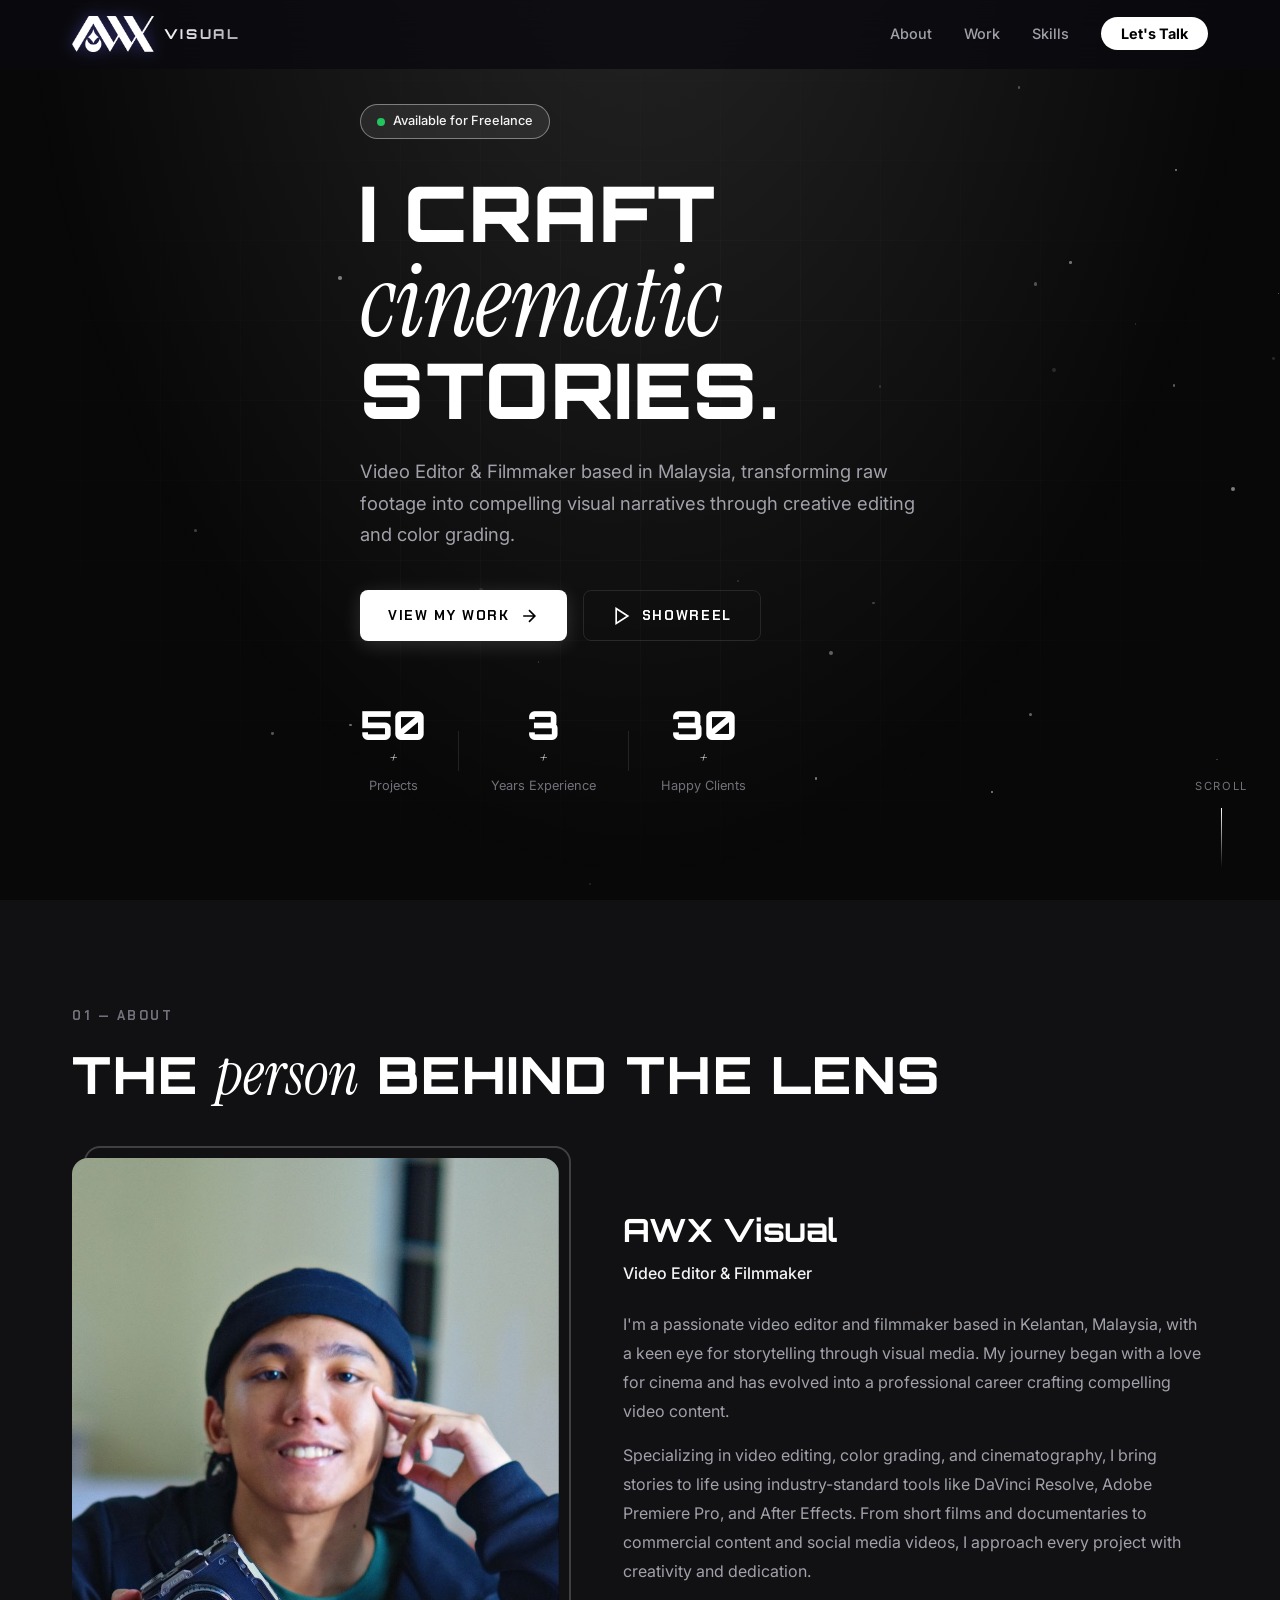
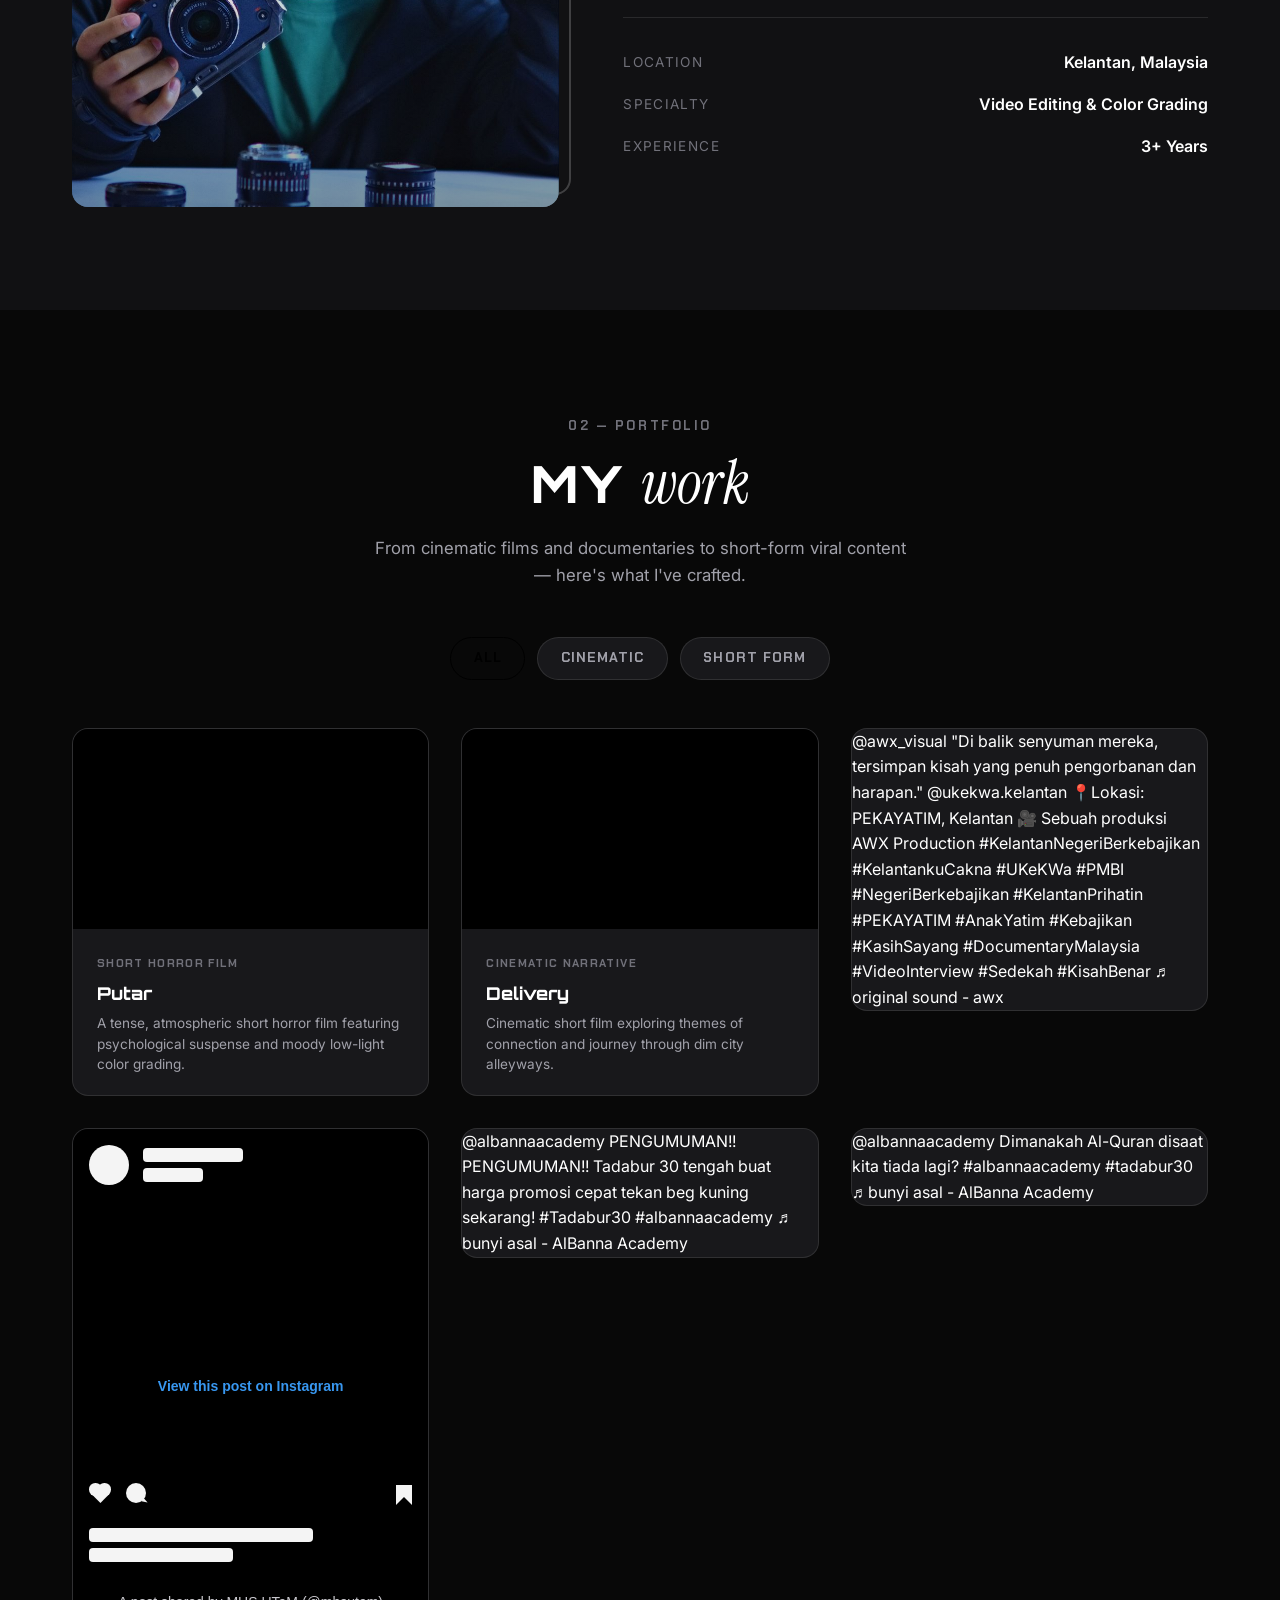
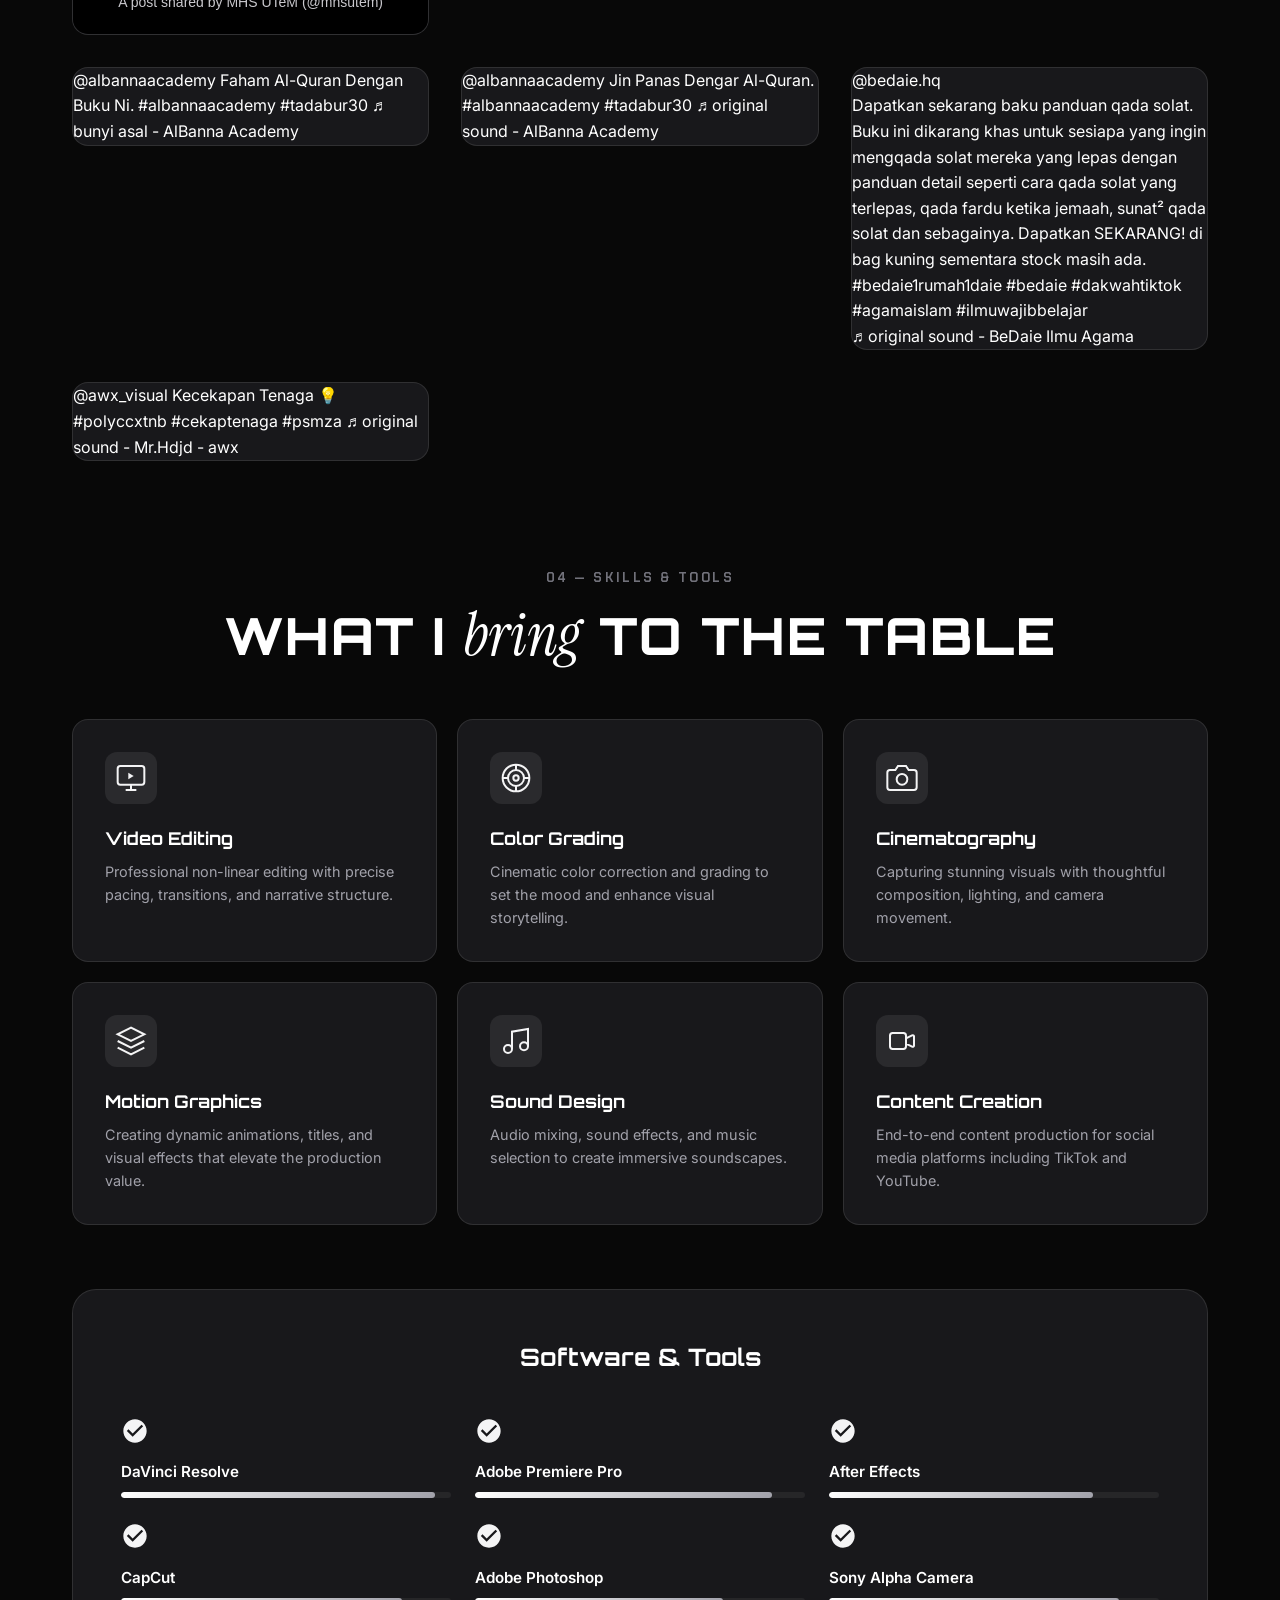
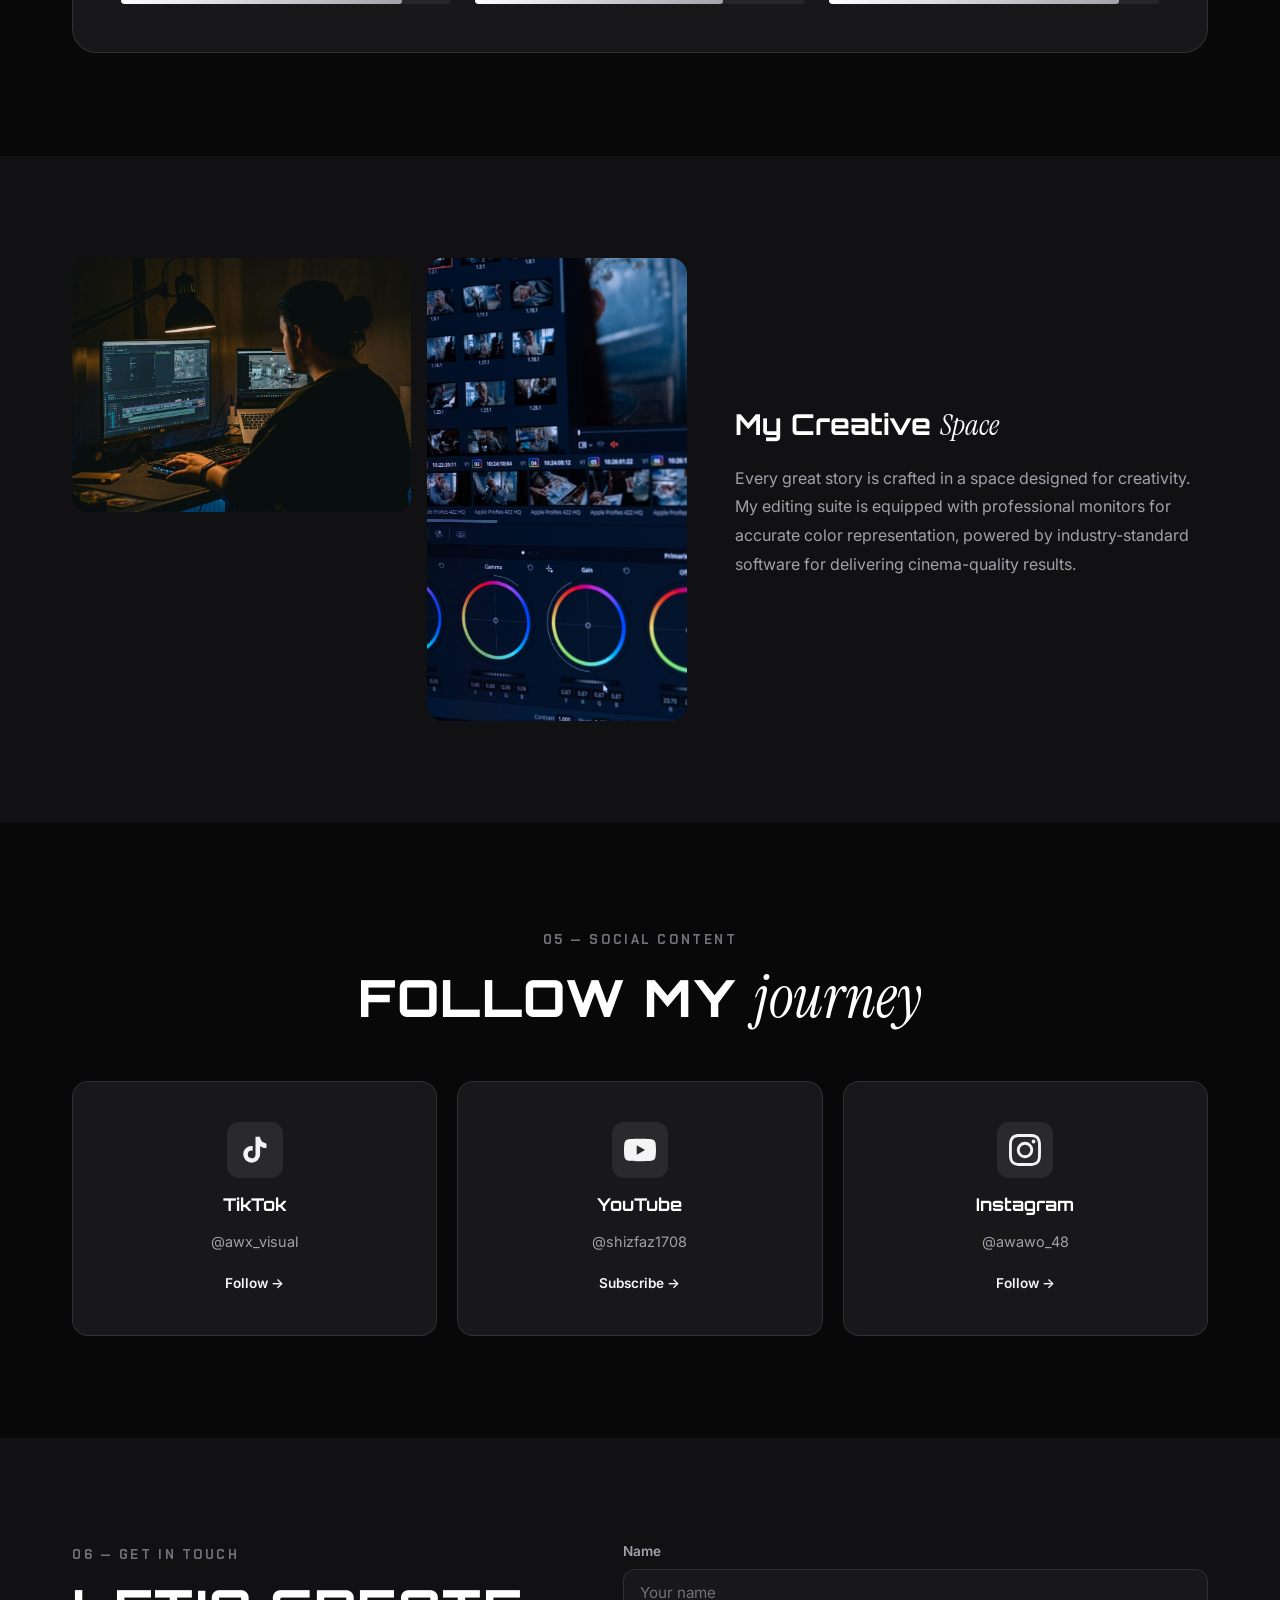
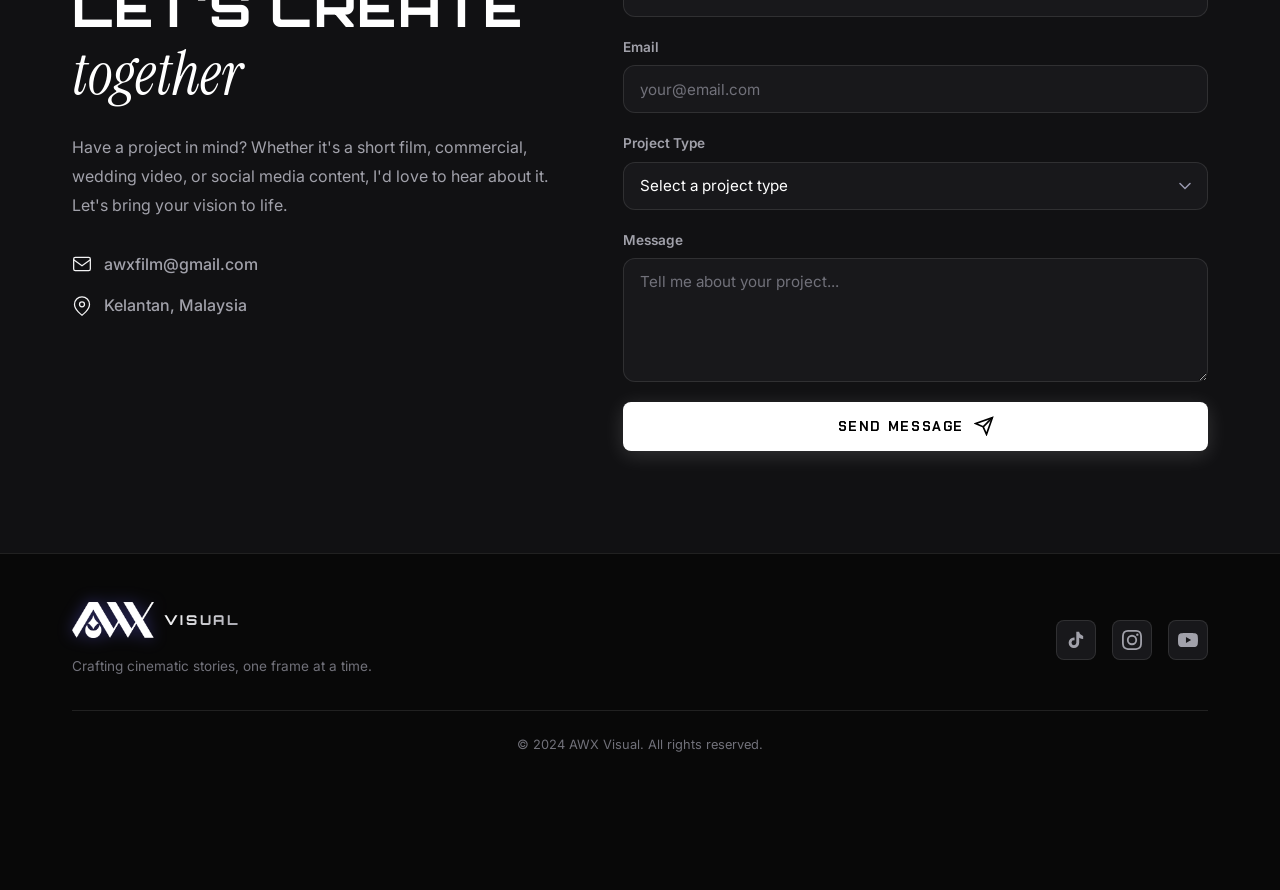
<file: website/index.html>
<!DOCTYPE html>
<html lang="en">

<head>
    <meta charset="UTF-8">
    <meta name="viewport" content="width=device-width, initial-scale=1.0">
    <title>AWX Visual — Video Editor & Filmmaker</title>
    <meta name="description"
        content="Portfolio of AWX Visual, a professional video editor and filmmaker specializing in cinematic storytelling, color grading, and creative content production.">
    <link rel="preconnect" href="https://fonts.googleapis.com">
    <link rel="preconnect" href="https://fonts.gstatic.com" crossorigin>
    <link
        href="https://fonts.googleapis.com/css2?family=Chakra+Petch:wght@500;600;700&family=Instrument+Serif:ital@0;1&family=Inter:wght@300;400;500;600;700&family=Orbitron:wght@600;700;800;900&family=Playfair+Display:ital,wght@0,400..900;1,400..900&display=swap"
        rel="stylesheet">
    <link rel="stylesheet" href="style.css">
</head>

<body>
    <!-- Cursor glow effect -->
    <div class="cursor-glow" id="cursorGlow"></div>

    <!-- Navigation -->
    <nav class="nav" id="nav">
        <div class="nav__container">
            <a href="#hero" class="nav__logo">
                <img src="assets/images/logo-full.png" alt="AWX Logo" class="nav__logo-img">
                <span class="nav__logo-tag">VISUAL</span>
            </a>
            <ul class="nav__links">
                <li><a href="#about" class="nav__link">About</a></li>
                <li><a href="#work" class="nav__link">Work</a></li>
                <li><a href="#skills" class="nav__link">Skills</a></li>
                <li><a href="#contact" class="nav__link nav__link--cta">Let's Talk</a></li>
            </ul>
            <button class="nav__toggle" id="navToggle" aria-label="Toggle menu">
                <span></span>
                <span></span>
                <span></span>
            </button>
        </div>
    </nav>

    <!-- Mobile Menu -->
    <div class="mobile-menu" id="mobileMenu">
        <ul class="mobile-menu__links">
            <li><a href="#about" class="mobile-menu__link">About</a></li>
            <li><a href="#work" class="mobile-menu__link">Work</a></li>
            <li><a href="#skills" class="mobile-menu__link">Skills</a></li>
            <li><a href="#contact" class="mobile-menu__link">Let's Talk</a></li>
        </ul>
    </div>

    <!-- Hero Section -->
    <section class="hero" id="hero">
        <div class="hero__bg-grid"></div>
        <div class="hero__3d-model">
            <iframe title="Sony Camera 4K" src="https://sketchfab.com/models/f7c8d7831aa24f979ff531934c8439de/embed?autostart=1&transparent=1&ui_controls=0&ui_infos=0&ui_watermark=0&ui_watermark_link=0&ui_stop=0&auto_spin=0.05&scrollwheel=0" frameborder="0" allow="autoplay; fullscreen; xr-spatial-tracking" execution-while-out-of-viewport execution-while-not-rendered web-share></iframe>
        </div>
        <div class="hero__particles" id="particles"></div>
        <div class="hero__content">
            <div class="hero__badge">
                <span class="hero__badge-dot"></span>
                Available for Freelance
            </div>
            <h1 class="hero__title">
                <span class="hero__title-line">I craft</span>
                <span class="hero__title-line hero__title-line--accent">cinematic</span>
                <span class="hero__title-line">stories.</span>
            </h1>
            <p class="hero__subtitle">Video Editor & Filmmaker based in Malaysia, transforming raw footage into
                compelling visual narratives through creative editing and color grading.</p>
            <div class="hero__actions">
                <a href="#work" class="btn btn--primary">
                    <span>View My Work</span>
                    <svg width="20" height="20" viewBox="0 0 24 24" fill="none" stroke="currentColor" stroke-width="2">
                        <path d="M5 12h14M12 5l7 7-7 7" />
                    </svg>
                </a>
                <a href="#showreel" class="btn btn--ghost">
                    <svg width="20" height="20" viewBox="0 0 24 24" fill="none" stroke="currentColor" stroke-width="2">
                        <polygon points="5 3 19 12 5 21 5 3" />
                    </svg>
                    <span>Showreel</span>
                </a>
            </div>
            <div class="hero__stats">
                <div class="hero__stat">
                    <span class="hero__stat-number" data-count="50">0</span><span class="accent">+</span>
                    <span class="hero__stat-label">Projects</span>
                </div>
                <div class="hero__stat-divider"></div>
                <div class="hero__stat">
                    <span class="hero__stat-number" data-count="3">0</span><span class="accent">+</span>
                    <span class="hero__stat-label">Years Experience</span>
                </div>
                <div class="hero__stat-divider"></div>
                <div class="hero__stat">
                    <span class="hero__stat-number" data-count="30">0</span><span class="accent">+</span>
                    <span class="hero__stat-label">Happy Clients</span>
                </div>
            </div>
        </div>
        <div class="hero__scroll-indicator">
            <span>Scroll</span>
            <div class="hero__scroll-line"></div>
        </div>
    </section>

    <!-- About Section -->
    <section class="about" id="about">
        <div class="container">
            <div class="section-header">
                <span class="section-label">01 — About</span>
                <h2 class="section-title">The <span class="accent">person</span> behind the lens</h2>
            </div>
            <div class="about__grid">
                <div class="about__image-wrapper">
                    <div class="about__image-frame">
                        <img src="assets/images/profile.jpg" alt="AWX Visual - Video Editor" class="about__image"
                            loading="lazy">
                        <div class="about__image-overlay"></div>
                    </div>
                    <div class="about__image-decoration"></div>
                </div>
                <div class="about__content">
                    <h3 class="about__name">AWX Visual</h3>
                    <p class="about__role">Video Editor & Filmmaker</p>
                    <p class="about__bio">
                        I'm a passionate video editor and filmmaker based in Kelantan, Malaysia, with a keen eye for
                        storytelling through visual media. My journey began with a love for cinema and has evolved into
                        a professional career crafting compelling video content.
                    </p>
                    <p class="about__bio">
                        Specializing in video editing, color grading, and cinematography, I bring stories to life using
                        industry-standard tools like DaVinci Resolve, Adobe Premiere Pro, and After Effects. From short
                        films and documentaries to commercial content and social media videos, I approach every project
                        with creativity and dedication.
                    </p>
                    <div class="about__details">
                        <div class="about__detail">
                            <span class="about__detail-label">Location</span>
                            <span class="about__detail-value">Kelantan, Malaysia</span>
                        </div>
                        <div class="about__detail">
                            <span class="about__detail-label">Specialty</span>
                            <span class="about__detail-value">Video Editing & Color Grading</span>
                        </div>
                        <div class="about__detail">
                            <span class="about__detail-label">Experience</span>
                            <span class="about__detail-value">3+ Years</span>
                        </div>
                    </div>
                </div>
            </div>
        </div>
    </section>

    <!-- Work Section (Unified) -->
    <section class="portfolio-section" id="work">
        <div class="container">
            <div class="section-header section-header--center">
                <span class="section-label">02 — Portfolio</span>
                <h2 class="section-title">My <span class="accent">work</span></h2>
                <p class="section-description" style="margin: 1rem auto 0;">From cinematic films and documentaries to short-form viral content — here's what I've crafted.</p>
            </div>

            <!-- Category Tabs -->
            <div class="work-tabs" id="workTabs">
                <button class="work-tab work-tab--active" data-filter="all">All</button>
                <button class="work-tab" data-filter="cinematic">Cinematic</button>
                <button class="work-tab" data-filter="short-form">Short Form</button>
            </div>

            <!-- Work Grid -->
            <div class="work-grid" id="workGrid">

                <!-- CINEMATIC: Putar -->
                <div class="work-item" data-category="cinematic">
                    <div class="video-card video-card--landscape">
                        <div class="video-card__media">
                            <iframe src="https://www.youtube.com/embed/ClRQkhqDQBc" title="Putar Short Film"
                                frameborder="0"
                                allow="accelerometer; autoplay; clipboard-write; encrypted-media; gyroscope; picture-in-picture"
                                allowfullscreen loading="lazy"></iframe>
                        </div>
                        <div class="video-card__info">
                            <span class="video-card__badge">Short Horror Film</span>
                            <h3 class="video-card__title">Putar</h3>
                            <p class="video-card__desc">A tense, atmospheric short horror film featuring psychological
                                suspense and moody low-light color grading.</p>
                        </div>
                    </div>
                </div>

                <!-- CINEMATIC: Delivery -->
                <div class="work-item" data-category="cinematic">
                    <div class="video-card video-card--landscape">
                        <div class="video-card__media">
                            <iframe src="https://www.youtube.com/embed/EWJ9qZjwFkE" title="Delivery Short Film"
                                frameborder="0"
                                allow="accelerometer; autoplay; clipboard-write; encrypted-media; gyroscope; picture-in-picture"
                                allowfullscreen loading="lazy"></iframe>
                        </div>
                        <div class="video-card__info">
                            <span class="video-card__badge">Cinematic Narrative</span>
                            <h3 class="video-card__title">Delivery</h3>
                            <p class="video-card__desc">Cinematic short film exploring themes of connection and journey
                                through dim city alleyways.</p>
                        </div>
                    </div>
                </div>

                <!-- CINEMATIC: PEKAYATIM TikTok -->
                <div class="work-item" data-category="cinematic">
                    <div class="work-item__embed">
                        <blockquote class="tiktok-embed" cite="https://www.tiktok.com/@awx_visual/video/7528496875758980359" data-video-id="7528496875758980359" data-theme="dark" style="max-width: 100%; min-width: 100%; margin: 0; border: none;" > <section> <a target="_blank" title="@awx_visual" href="https://www.tiktok.com/@awx_visual?refer=embed">@awx_visual</a> &#34;Di balik senyuman mereka, tersimpan kisah yang penuh pengorbanan dan harapan.&#34; @ukekwa.kelantan 📍Lokasi: PEKAYATIM, Kelantan 🎥 Sebuah produksi AWX Production  <a title="KelantanNegeriBerkebajikan" target="_blank" href="https://www.tiktok.com/tag/KelantanNegeriBerkebajikan?refer=embed">#KelantanNegeriBerkebajikan</a> <a title="KelantankuCakna" target="_blank" href="https://www.tiktok.com/tag/KelantankuCakna?refer=embed">#KelantankuCakna</a> <a title="UKeKWa" target="_blank" href="https://www.tiktok.com/tag/UKeKWa?refer=embed">#UKeKWa</a> <a title="PMBI" target="_blank" href="https://www.tiktok.com/tag/PMBI?refer=embed">#PMBI</a> <a title="NegeriBerkebajikan" target="_blank" href="https://www.tiktok.com/tag/NegeriBerkebajikan?refer=embed">#NegeriBerkebajikan</a> <a title="KelantanPrihatin" target="_blank" href="https://www.tiktok.com/tag/KelantanPrihatin?refer=embed">#KelantanPrihatin</a> <a title="PEKAYATIM" target="_blank" href="https://www.tiktok.com/tag/PEKAYATIM?refer=embed">#PEKAYATIM</a> <a title="AnakYatim" target="_blank" href="https://www.tiktok.com/tag/AnakYatim?refer=embed">#AnakYatim</a> <a title="Kebajikan" target="_blank" href="https://www.tiktok.com/tag/Kebajikan?refer=embed">#Kebajikan</a> <a title="KasihSayang" target="_blank" href="https://www.tiktok.com/tag/KasihSayang?refer=embed">#KasihSayang</a> <a title="DocumentaryMalaysia" target="_blank" href="https://www.tiktok.com/tag/DocumentaryMalaysia?refer=embed">#DocumentaryMalaysia</a> <a title="VideoInterview" target="_blank" href="https://www.tiktok.com/tag/VideoInterview?refer=embed">#VideoInterview</a> <a title="Sedekah" target="_blank" href="https://www.tiktok.com/tag/Sedekah?refer=embed">#Sedekah</a> <a title="KisahBenar" target="_blank" href="https://www.tiktok.com/tag/KisahBenar?refer=embed">#KisahBenar</a> <a target="_blank" title="♬ original sound  - awx" href="https://www.tiktok.com/music/original-sound-awx-7528496966808947457?refer=embed">♬ original sound  - awx</a> </section> </blockquote>
                    </div>
                </div>

                <!-- CINEMATIC: Instagram Reel -->
                <div class="work-item" data-category="cinematic">
                    <div class="work-item__embed">
                        <blockquote class="instagram-media" data-instgrm-captioned data-instgrm-permalink="https://www.instagram.com/reel/DbdTrUMpGwc/?utm_source=ig_embed&amp;utm_campaign=loading" data-instgrm-version="14" style="background:#000; border:0; border-radius:12px; box-shadow:none; margin: 0; max-width:100%; min-width:100%; padding:0; width:100%;"><div style="padding:16px;"> <a href="https://www.instagram.com/reel/DbdTrUMpGwc/?utm_source=ig_embed&amp;utm_campaign=loading" style=" background:#FFFFFF; line-height:0; padding:0 0; text-align:center; text-decoration:none; width:100%;" target="_blank"> <div style=" display: flex; flex-direction: row; align-items: center;"> <div style="background-color: #F4F4F4; border-radius: 50%; flex-grow: 0; height: 40px; margin-right: 14px; width: 40px;"></div> <div style="display: flex; flex-direction: column; flex-grow: 1; justify-content: center;"> <div style=" background-color: #F4F4F4; border-radius: 4px; flex-grow: 0; height: 14px; margin-bottom: 6px; width: 100px;"></div> <div style=" background-color: #F4F4F4; border-radius: 4px; flex-grow: 0; height: 14px; width: 60px;"></div></div></div><div style="padding: 19% 0;"></div> <div style="display:block; height:50px; margin:0 auto 12px; width:50px;"><svg width="50px" height="50px" viewBox="0 0 60 60" version="1.1" xmlns="https://www.w3.org/2000/svg" xmlns:xlink="https://www.w3.org/1999/xlink"><g stroke="none" stroke-width="1" fill="none" fill-rule="evenodd"><g transform="translate(-511.000000, -20.000000)" fill="#000000"><g><path d="M556.869,30.41 C554.814,30.41 553.148,32.076 553.148,34.131 C553.148,36.186 554.814,37.852 556.869,37.852 C558.924,37.852 560.59,36.186 560.59,34.131 C560.59,32.076 558.924,30.41 556.869,30.41 M541,60.657 C535.114,60.657 530.342,55.887 530.342,50 C530.342,44.114 535.114,39.342 541,39.342 C546.887,39.342 551.658,44.114 551.658,50 C551.658,55.887 546.887,60.657 541,60.657 M541,33.886 C532.1,33.886 524.886,41.1 524.886,50 C524.886,58.899 532.1,66.113 541,66.113 C549.9,66.113 557.115,58.899 557.115,50 C557.115,41.1 549.9,33.886 541,33.886 M565.378,62.101 C565.244,65.022 564.756,66.606 564.346,67.663 C563.803,69.06 563.154,70.057 562.106,71.106 C561.058,72.155 560.06,72.803 558.662,73.347 C557.607,73.757 556.021,74.244 553.102,74.378 C549.944,74.521 548.997,74.552 541,74.552 C533.003,74.552 532.056,74.521 528.898,74.378 C525.979,74.244 524.393,73.757 523.338,73.347 C521.94,72.803 520.942,72.155 519.894,71.106 C518.846,70.057 518.197,69.06 517.654,67.663 C517.244,66.606 516.755,65.022 516.623,62.101 C516.479,58.943 516.448,57.996 516.448,50 C516.448,42.003 516.479,41.056 516.623,37.899 C516.755,34.978 517.244,33.391 517.654,32.338 C518.197,30.938 518.846,29.942 519.894,28.894 C520.942,27.846 521.94,27.196 523.338,26.654 C524.393,26.244 525.979,25.756 528.898,25.623 C532.057,25.479 533.004,25.448 541,25.448 C548.997,25.448 549.943,25.479 553.102,25.623 C556.021,25.756 557.607,26.244 558.662,26.654 C560.06,27.196 561.058,27.846 562.106,28.894 C563.154,29.942 563.803,30.938 564.346,32.338 C564.756,33.391 565.244,34.978 565.378,37.899 C565.522,41.056 565.552,42.003 565.552,50 C565.552,57.996 565.522,58.943 565.378,62.101 M570.82,37.631 C570.674,34.438 570.167,32.258 569.425,30.349 C568.659,28.377 567.633,26.702 565.965,25.035 C564.297,23.368 562.623,22.342 560.652,21.575 C558.743,20.834 556.562,20.326 553.369,20.18 C550.169,20.033 549.148,20 541,20 C532.853,20 531.831,20.033 528.631,20.18 C525.438,20.326 523.257,20.834 521.349,21.575 C519.376,22.342 517.703,23.368 516.035,25.035 C514.368,26.702 513.342,28.377 512.574,30.349 C511.834,32.258 511.326,34.438 511.181,37.631 C511.035,40.831 511,41.851 511,50 C511,58.147 511.035,59.17 511.181,62.369 C511.326,65.562 511.834,67.743 512.574,69.651 C513.342,71.625 514.368,73.296 516.035,74.965 C517.703,76.634 519.376,77.658 521.349,78.425 C523.257,79.167 525.438,79.673 528.631,79.82 C531.831,79.965 532.853,80.001 541,80.001 C549.148,80.001 550.169,79.965 553.369,79.82 C556.562,79.673 558.743,79.167 560.652,78.425 C562.623,77.658 564.297,76.634 565.965,74.965 C567.633,73.296 568.659,71.625 569.425,69.651 C570.167,67.743 570.674,65.562 570.82,62.369 C570.966,59.17 571,58.147 571,50 C571,41.851 570.966,40.831 570.82,37.631"></path></g></g></g></svg></div><div style="padding-top: 8px;"> <div style=" color:#3897f0; font-family:Arial,sans-serif; font-size:14px; font-style:normal; font-weight:550; line-height:18px;">View this post on Instagram</div></div><div style="padding: 12.5% 0;"></div> <div style="display: flex; flex-direction: row; margin-bottom: 14px; align-items: center;"><div> <div style="background-color: #F4F4F4; border-radius: 50%; height: 12.5px; width: 12.5px; transform: translateX(0px) translateY(7px);"></div> <div style="background-color: #F4F4F4; height: 12.5px; transform: rotate(-45deg) translateX(3px) translateY(1px); width: 12.5px; flex-grow: 0; margin-right: 14px; margin-left: 2px;"></div> <div style="background-color: #F4F4F4; border-radius: 50%; height: 12.5px; width: 12.5px; transform: translateX(9px) translateY(-18px);"></div></div><div style="margin-left: 8px;"> <div style=" background-color: #F4F4F4; border-radius: 50%; flex-grow: 0; height: 20px; width: 20px;"></div> <div style=" width: 0; height: 0; border-top: 2px solid transparent; border-left: 6px solid #f4f4f4; border-bottom: 2px solid transparent; transform: translateX(16px) translateY(-4px) rotate(30deg)"></div></div><div style="margin-left: auto;"> <div style=" width: 0px; border-top: 8px solid #F4F4F4; border-right: 8px solid transparent; transform: translateY(16px);"></div> <div style=" background-color: #F4F4F4; flex-grow: 0; height: 12px; width: 16px; transform: translateY(-4px);"></div> <div style=" width: 0; height: 0; border-top: 8px solid #F4F4F4; border-left: 8px solid transparent; transform: translateY(-4px) translateX(8px);"></div></div></div> <div style="display: flex; flex-direction: column; flex-grow: 1; justify-content: center; margin-bottom: 24px;"> <div style=" background-color: #F4F4F4; border-radius: 4px; flex-grow: 0; height: 14px; margin-bottom: 6px; width: 224px;"></div> <div style=" background-color: #F4F4F4; border-radius: 4px; flex-grow: 0; height: 14px; width: 144px;"></div></div></a><p style=" color:#c9c8cd; font-family:Arial,sans-serif; font-size:14px; line-height:17px; margin-bottom:0; margin-top:8px; overflow:hidden; padding:8px 0 7px; text-align:center; text-overflow:ellipsis; white-space:nowrap;"><a href="https://www.instagram.com/reel/DbdTrUMpGwc/?utm_source=ig_embed&amp;utm_campaign=loading" style=" color:#c9c8cd; font-family:Arial,sans-serif; font-size:14px; font-style:normal; font-weight:normal; line-height:17px; text-decoration:none;" target="_blank">A post shared by MHS UTeM (@mhsutem)</a></p></div></blockquote>
                        <script async src="//www.instagram.com/embed.js"></script>
                    </div>
                </div>

                <!-- SHORT FORM: AlBanna 1 -->
                <div class="work-item" data-category="short-form">
                    <div class="work-item__embed">
                        <blockquote class="tiktok-embed" cite="https://www.tiktok.com/@albannaacademy/video/7626698606929595666" data-video-id="7626698606929595666" data-theme="dark" style="max-width: 100%; min-width: 100%; margin: 0; border: none;" > <section> <a target="_blank" title="@albannaacademy" href="https://www.tiktok.com/@albannaacademy?refer=embed">@albannaacademy</a> PENGUMUMAN!! PENGUMUMAN!! Tadabur 30 tengah buat harga promosi cepat tekan beg kuning sekarang! <a title="tadabur30" target="_blank" href="https://www.tiktok.com/tag/tadabur30?refer=embed">#Tadabur30</a>  <a title="albannaacademy" target="_blank" href="https://www.tiktok.com/tag/albannaacademy?refer=embed">#albannaacademy</a> <a target="_blank" title="♬ bunyi asal  - AlBanna Academy" href="https://www.tiktok.com/music/bunyi-asal-AlBanna-Academy-7626698639352941319?refer=embed">♬ bunyi asal  - AlBanna Academy</a> </section> </blockquote> <script async src="https://www.tiktok.com/embed.js"></script>
                    </div>
                </div>

                <!-- SHORT FORM: AlBanna 2 -->
                <div class="work-item" data-category="short-form">
                    <div class="work-item__embed">
                        <blockquote class="tiktok-embed" cite="https://www.tiktok.com/@albannaacademy/video/7634839168614436104" data-video-id="7634839168614436104" data-theme="dark" style="max-width: 100%; min-width: 100%; margin: 0; border: none;" > <section> <a target="_blank" title="@albannaacademy" href="https://www.tiktok.com/@albannaacademy?refer=embed">@albannaacademy</a> Dimanakah Al-Quran disaat kita tiada lagi? <a title="albannaacademy" target="_blank" href="https://www.tiktok.com/tag/albannaacademy?refer=embed">#albannaacademy</a> <a title="tadabur30" target="_blank" href="https://www.tiktok.com/tag/tadabur30?refer=embed">#tadabur30</a> <a target="_blank" title="♬ bunyi asal  - AlBanna Academy" href="https://www.tiktok.com/music/bunyi-asal-AlBanna-Academy-7634839247811267349?refer=embed">♬ bunyi asal  - AlBanna Academy</a> </section> </blockquote>
                    </div>
                </div>

                <!-- SHORT FORM: AlBanna 3 -->
                <div class="work-item" data-category="short-form">
                    <div class="work-item__embed">
                        <blockquote class="tiktok-embed" cite="https://www.tiktok.com/@albannaacademy/video/7632904590102465799" data-video-id="7632904590102465799" data-theme="dark" style="max-width: 100%; min-width: 100%; margin: 0; border: none;" > <section> <a target="_blank" title="@albannaacademy" href="https://www.tiktok.com/@albannaacademy?refer=embed">@albannaacademy</a> Faham Al-Quran Dengan Buku Ni. <a title="albannaacademy" target="_blank" href="https://www.tiktok.com/tag/albannaacademy?refer=embed">#albannaacademy</a> <a title="tadabur30" target="_blank" href="https://www.tiktok.com/tag/tadabur30?refer=embed">#tadabur30</a> <a target="_blank" title="♬ bunyi asal  - AlBanna Academy" href="https://www.tiktok.com/music/bunyi-asal-AlBanna-Academy-7632904657194470162?refer=embed">♬ bunyi asal  - AlBanna Academy</a> </section> </blockquote>
                    </div>
                </div>

                <!-- SHORT FORM: AlBanna 4 -->
                <div class="work-item" data-category="short-form">
                    <div class="work-item__embed">
                        <blockquote class="tiktok-embed" cite="https://www.tiktok.com/@albannaacademy/video/7633714585073224978" data-video-id="7633714585073224978" data-theme="dark" style="max-width: 100%; min-width: 100%; margin: 0; border: none;" > <section> <a target="_blank" title="@albannaacademy" href="https://www.tiktok.com/@albannaacademy?refer=embed">@albannaacademy</a> Jin Panas Dengar Al-Quran. <a title="albannaacademy" target="_blank" href="https://www.tiktok.com/tag/albannaacademy?refer=embed">#albannaacademy</a> <a title="tadabur30" target="_blank" href="https://www.tiktok.com/tag/tadabur30?refer=embed">#tadabur30</a> <a target="_blank" title="♬ original sound  - AlBanna Academy" href="https://www.tiktok.com/music/original-sound-AlBanna-Academy-7633714660662905607?refer=embed">♬ original sound  - AlBanna Academy</a> </section> </blockquote>
                    </div>
                </div>

                <!-- SHORT FORM: BeDaie -->
                <div class="work-item" data-category="short-form">
                    <div class="work-item__embed">
                        <blockquote class="tiktok-embed" cite="https://www.tiktok.com/@bedaie.hq/video/7603282730775809300" data-video-id="7603282730775809300" data-theme="dark" style="max-width: 100%; min-width: 100%; margin: 0; border: none;" > <section> <a target="_blank" title="@bedaie.hq" href="https://www.tiktok.com/@bedaie.hq?refer=embed">@bedaie.hq</a> <p>Dapatkan sekarang baku panduan qada solat. Buku ini dikarang khas untuk sesiapa yang ingin mengqada solat mereka yang lepas dengan panduan detail seperti cara qada solat yang terlepas, qada fardu ketika jemaah, sunat² qada solat dan sebagainya. Dapatkan SEKARANG! di bag kuning sementara stock masih ada. #bedaie1rumah1daie #bedaie #dakwahtiktok #agamaislam #ilmuwajibbelajar</p> <a target="_blank" title="♬ original sound  - BeDaie Ilmu Agama" href="https://www.tiktok.com/music/original-sound-BeDaie-Ilmu-Agama-7603282995110906645?refer=embed">♬ original sound  - BeDaie Ilmu Agama</a> </section> </blockquote>
                    </div>
                </div>

                <!-- SHORT FORM: Kecekapan Tenaga -->
                <div class="work-item" data-category="short-form">
                    <div class="work-item__embed">
                        <blockquote class="tiktok-embed" cite="https://www.tiktok.com/@awx_visual/video/7299562790220614919" data-video-id="7299562790220614919" data-theme="dark" style="max-width: 100%; min-width: 100%; margin: 0; border: none;" > <section> <a target="_blank" title="@awx_visual" href="https://www.tiktok.com/@awx_visual?refer=embed">@awx_visual</a> Kecekapan Tenaga 💡 <a title="polyccxtnb" target="_blank" href="https://www.tiktok.com/tag/polyccxtnb?refer=embed">#polyccxtnb</a>  <a title="cekaptenaga" target="_blank" href="https://www.tiktok.com/tag/cekaptenaga?refer=embed">#cekaptenaga</a> <a title="psmza" target="_blank" href="https://www.tiktok.com/tag/psmza?refer=embed">#psmza</a> <a target="_blank" title="♬ original sound - Mr.Hdjd - awx" href="https://www.tiktok.com/music/original-sound-MrHdjd-7299562847573428994?refer=embed">♬ original sound - Mr.Hdjd - awx</a> </section> </blockquote>
                    </div>
                </div>

            </div>
        </div>
    <!-- Skills Section -->
    <section class="skills" id="skills">
        <div class="container">
            <div class="section-header section-header--center">
                <span class="section-label">04 — Skills & Tools</span>
                <h2 class="section-title">What I <span class="accent">bring</span> to the table</h2>
            </div>

            <div class="skills__grid">
                <div class="skills__card">
                    <div class="skills__card-icon">
                        <svg width="32" height="32" viewBox="0 0 24 24" fill="none" stroke="currentColor"
                            stroke-width="1.5">
                            <rect x="2" y="3" width="20" height="14" rx="2" />
                            <line x1="8" y1="21" x2="16" y2="21" />
                            <line x1="12" y1="17" x2="12" y2="21" />
                            <polygon points="10 8 14 10.5 10 13" fill="currentColor" stroke="none" />
                        </svg>
                    </div>
                    <h3 class="skills__card-title">Video Editing</h3>
                    <p class="skills__card-desc">Professional non-linear editing with precise pacing, transitions, and
                        narrative structure.</p>
                </div>

                <div class="skills__card">
                    <div class="skills__card-icon">
                        <svg width="32" height="32" viewBox="0 0 24 24" fill="none" stroke="currentColor"
                            stroke-width="1.5">
                            <circle cx="12" cy="12" r="10" />
                            <circle cx="12" cy="12" r="6" />
                            <circle cx="12" cy="12" r="2" />
                            <line x1="12" y1="2" x2="12" y2="6" />
                            <line x1="12" y1="18" x2="12" y2="22" />
                            <line x1="2" y1="12" x2="6" y2="12" />
                            <line x1="18" y1="12" x2="22" y2="12" />
                        </svg>
                    </div>
                    <h3 class="skills__card-title">Color Grading</h3>
                    <p class="skills__card-desc">Cinematic color correction and grading to set the mood and enhance
                        visual storytelling.</p>
                </div>

                <div class="skills__card">
                    <div class="skills__card-icon">
                        <svg width="32" height="32" viewBox="0 0 24 24" fill="none" stroke="currentColor"
                            stroke-width="1.5">
                            <path d="M23 19a2 2 0 01-2 2H3a2 2 0 01-2-2V8a2 2 0 012-2h4l2-3h6l2 3h4a2 2 0 012 2z" />
                            <circle cx="12" cy="13" r="4" />
                        </svg>
                    </div>
                    <h3 class="skills__card-title">Cinematography</h3>
                    <p class="skills__card-desc">Capturing stunning visuals with thoughtful composition, lighting, and
                        camera movement.</p>
                </div>

                <div class="skills__card">
                    <div class="skills__card-icon">
                        <svg width="32" height="32" viewBox="0 0 24 24" fill="none" stroke="currentColor"
                            stroke-width="1.5">
                            <path d="M12 2L2 7l10 5 10-5-10-5z" />
                            <path d="M2 17l10 5 10-5" />
                            <path d="M2 12l10 5 10-5" />
                        </svg>
                    </div>
                    <h3 class="skills__card-title">Motion Graphics</h3>
                    <p class="skills__card-desc">Creating dynamic animations, titles, and visual effects that elevate
                        the production value.</p>
                </div>

                <div class="skills__card">
                    <div class="skills__card-icon">
                        <svg width="32" height="32" viewBox="0 0 24 24" fill="none" stroke="currentColor"
                            stroke-width="1.5">
                            <path d="M9 18V5l12-2v13" />
                            <circle cx="6" cy="18" r="3" />
                            <circle cx="18" cy="16" r="3" />
                        </svg>
                    </div>
                    <h3 class="skills__card-title">Sound Design</h3>
                    <p class="skills__card-desc">Audio mixing, sound effects, and music selection to create immersive
                        soundscapes.</p>
                </div>

                <div class="skills__card">
                    <div class="skills__card-icon">
                        <svg width="32" height="32" viewBox="0 0 24 24" fill="none" stroke="currentColor"
                            stroke-width="1.5">
                            <path
                                d="M15 10l4.553-2.276A1 1 0 0121 8.618v6.764a1 1 0 01-1.447.894L15 14M5 18h8a2 2 0 002-2V8a2 2 0 00-2-2H5a2 2 0 00-2 2v8a2 2 0 002 2z" />
                        </svg>
                    </div>
                    <h3 class="skills__card-title">Content Creation</h3>
                    <p class="skills__card-desc">End-to-end content production for social media platforms including
                        TikTok and YouTube.</p>
                </div>
            </div>

            <!-- Software Tools -->
            <div class="tools">
                <h3 class="tools__title">Software & Tools</h3>
                <div class="tools__grid">
                    <div class="tools__item">
                        <div class="tools__item-icon">
                            <svg width="28" height="28" viewBox="0 0 24 24" fill="currentColor">
                                <path
                                    d="M12 2C6.48 2 2 6.48 2 12s4.48 10 10 10 10-4.48 10-10S17.52 2 12 2zm-2 15l-5-5 1.41-1.41L10 14.17l7.59-7.59L19 8l-9 9z" />
                            </svg>
                        </div>
                        <span class="tools__item-name">DaVinci Resolve</span>
                        <div class="tools__item-level">
                            <div class="tools__item-bar" style="--level: 95%"></div>
                        </div>
                    </div>
                    <div class="tools__item">
                        <div class="tools__item-icon">
                            <svg width="28" height="28" viewBox="0 0 24 24" fill="currentColor">
                                <path
                                    d="M12 2C6.48 2 2 6.48 2 12s4.48 10 10 10 10-4.48 10-10S17.52 2 12 2zm-2 15l-5-5 1.41-1.41L10 14.17l7.59-7.59L19 8l-9 9z" />
                            </svg>
                        </div>
                        <span class="tools__item-name">Adobe Premiere Pro</span>
                        <div class="tools__item-level">
                            <div class="tools__item-bar" style="--level: 90%"></div>
                        </div>
                    </div>
                    <div class="tools__item">
                        <div class="tools__item-icon">
                            <svg width="28" height="28" viewBox="0 0 24 24" fill="currentColor">
                                <path
                                    d="M12 2C6.48 2 2 6.48 2 12s4.48 10 10 10 10-4.48 10-10S17.52 2 12 2zm-2 15l-5-5 1.41-1.41L10 14.17l7.59-7.59L19 8l-9 9z" />
                            </svg>
                        </div>
                        <span class="tools__item-name">After Effects</span>
                        <div class="tools__item-level">
                            <div class="tools__item-bar" style="--level: 80%"></div>
                        </div>
                    </div>
                    <div class="tools__item">
                        <div class="tools__item-icon">
                            <svg width="28" height="28" viewBox="0 0 24 24" fill="currentColor">
                                <path
                                    d="M12 2C6.48 2 2 6.48 2 12s4.48 10 10 10 10-4.48 10-10S17.52 2 12 2zm-2 15l-5-5 1.41-1.41L10 14.17l7.59-7.59L19 8l-9 9z" />
                            </svg>
                        </div>
                        <span class="tools__item-name">CapCut</span>
                        <div class="tools__item-level">
                            <div class="tools__item-bar" style="--level: 85%"></div>
                        </div>
                    </div>
                    <div class="tools__item">
                        <div class="tools__item-icon">
                            <svg width="28" height="28" viewBox="0 0 24 24" fill="currentColor">
                                <path
                                    d="M12 2C6.48 2 2 6.48 2 12s4.48 10 10 10 10-4.48 10-10S17.52 2 12 2zm-2 15l-5-5 1.41-1.41L10 14.17l7.59-7.59L19 8l-9 9z" />
                            </svg>
                        </div>
                        <span class="tools__item-name">Adobe Photoshop</span>
                        <div class="tools__item-level">
                            <div class="tools__item-bar" style="--level: 75%"></div>
                        </div>
                    </div>
                    <div class="tools__item">
                        <div class="tools__item-icon">
                            <svg width="28" height="28" viewBox="0 0 24 24" fill="currentColor">
                                <path
                                    d="M12 2C6.48 2 2 6.48 2 12s4.48 10 10 10 10-4.48 10-10S17.52 2 12 2zm-2 15l-5-5 1.41-1.41L10 14.17l7.59-7.59L19 8l-9 9z" />
                            </svg>
                        </div>
                        <span class="tools__item-name">Sony Alpha Camera</span>
                        <div class="tools__item-level">
                            <div class="tools__item-bar" style="--level: 88%"></div>
                        </div>
                    </div>
                </div>
            </div>
        </div>
    </section>

    <!-- Workspace Section -->
    <section class="workspace">
        <div class="container">
            <div class="workspace__content">
                <div class="workspace__images">
                    <div class="workspace__image workspace__image--main">
                        <img src="assets/images/workspace.jpg" alt="Video editing workspace" loading="lazy">
                    </div>
                    <div class="workspace__image workspace__image--secondary">
                        <img src="assets/images/coloring.jpg" alt="Color grading in DaVinci Resolve" loading="lazy">
                    </div>
                </div>
                <div class="workspace__text">
                    <h3 class="workspace__title">My Creative <span class="accent">Space</span></h3>
                    <p class="workspace__desc">Every great story is crafted in a space designed for creativity. My
                        editing suite is equipped with professional monitors for accurate color representation, powered
                        by industry-standard software for delivering cinema-quality results.</p>
                </div>
            </div>
        </div>
    </section>

    <!-- Social Proof / TikTok Section -->
    <section class="social" id="social">
        <div class="container">
            <div class="section-header section-header--center">
                <span class="section-label">05 — Social Content</span>
                <h2 class="section-title">Follow my <span class="accent">journey</span></h2>
            </div>
            <div class="social__grid">
                <a href="https://vt.tiktok.com/ZSAogELba/" target="_blank" rel="noopener" class="social__card">
                    <div class="social__card-icon">
                        <svg width="32" height="32" viewBox="0 0 24 24" fill="currentColor">
                            <path
                                d="M19.59 6.69a4.83 4.83 0 01-3.77-4.25V2h-3.45v13.67a2.89 2.89 0 01-2.88 2.5 2.89 2.89 0 01-2.89-2.89 2.89 2.89 0 012.89-2.89c.28 0 .54.04.79.1v-3.5a6.37 6.37 0 00-.79-.05A6.34 6.34 0 003.15 15.2a6.34 6.34 0 006.34 6.34 6.34 6.34 0 006.34-6.34V9.16a8.16 8.16 0 004.76 1.51V7.22a4.83 4.83 0 01-1-.53z" />
                        </svg>
                    </div>
                    <span class="social__card-platform">TikTok</span>
                    <span class="social__card-handle">@awx_visual</span>
                    <span class="social__card-cta">Follow →</span>
                </a>
                <a href="https://www.youtube.com/@shizfaz1708" target="_blank" rel="noopener" class="social__card">
                    <div class="social__card-icon">
                        <svg width="32" height="32" viewBox="0 0 24 24" fill="currentColor">
                            <path
                                d="M23.498 6.186a3.016 3.016 0 00-2.122-2.136C19.505 3.545 12 3.545 12 3.545s-7.505 0-9.377.505A3.017 3.017 0 00.502 6.186C0 8.07 0 12 0 12s0 3.93.502 5.814a3.016 3.016 0 002.122 2.136c1.871.505 9.376.505 9.376.505s7.505 0 9.377-.505a3.015 3.015 0 002.122-2.136C24 15.93 24 12 24 12s0-3.93-.502-5.814zM9.545 15.568V8.432L15.818 12l-6.273 3.568z" />
                        </svg>
                    </div>
                    <span class="social__card-platform">YouTube</span>
                    <span class="social__card-handle">@shizfaz1708</span>
                    <span class="social__card-cta">Subscribe →</span>
                </a>
                <a href="https://www.instagram.com/awawo_48" target="_blank" rel="noopener" class="social__card">
                    <div class="social__card-icon">
                        <svg width="32" height="32" viewBox="0 0 24 24" fill="currentColor">
                            <path
                                d="M12 2.163c3.204 0 3.584.012 4.85.07 3.252.148 4.771 1.691 4.919 4.919.058 1.265.069 1.645.069 4.849 0 3.205-.012 3.584-.069 4.849-.149 3.225-1.664 4.771-4.919 4.919-1.266.058-1.644.07-4.85.07-3.204 0-3.584-.012-4.849-.07-3.26-.149-4.771-1.699-4.919-4.92-.058-1.265-.07-1.644-.07-4.849 0-3.204.013-3.583.07-4.849.149-3.227 1.664-4.771 4.919-4.919 1.266-.057 1.645-.069 4.849-.069zM12 0C8.741 0 8.333.014 7.053.072 2.695.272.273 2.69.073 7.052.014 8.333 0 8.741 0 12c0 3.259.014 3.668.072 4.948.2 4.358 2.618 6.78 6.98 6.98C8.333 23.986 8.741 24 12 24c3.259 0 3.668-.014 4.948-.072 4.354-.2 6.782-2.618 6.979-6.98.059-1.28.073-1.689.073-4.948 0-3.259-.014-3.667-.072-4.947-.196-4.354-2.617-6.78-6.979-6.98C15.668.014 15.259 0 12 0zm0 5.838a6.162 6.162 0 100 12.324 6.162 6.162 0 000-12.324zM12 16a4 4 0 110-8 4 4 0 010 8zm6.406-11.845a1.44 1.44 0 100 2.881 1.44 1.44 0 000-2.881z" />
                        </svg>
                    </div>
                    <span class="social__card-platform">Instagram</span>
                    <span class="social__card-handle">@awawo_48</span>
                    <span class="social__card-cta">Follow →</span>
                </a>
            </div>
        </div>
    </section>

    <!-- Contact Section -->
    <section class="contact" id="contact">
        <div class="container">
            <div class="contact__grid">
                <div class="contact__info">
                    <span class="section-label">06 — Get in Touch</span>
                    <h2 class="section-title">Let's create <span class="accent">together</span></h2>
                    <p class="contact__desc">Have a project in mind? Whether it's a short film, commercial, wedding
                        video, or social media content, I'd love to hear about it. Let's bring your vision to life.</p>
                    <div class="contact__details">
                        <a href="mailto:awxfilm@gmail.com" class="contact__detail-item">
                            <svg width="20" height="20" viewBox="0 0 24 24" fill="none" stroke="currentColor"
                                stroke-width="1.5">
                                <rect x="2" y="4" width="20" height="16" rx="2" />
                                <path d="M22 7l-10 7L2 7" />
                            </svg>
                            <span>awxfilm@gmail.com</span>
                        </a>
                        <a href="#" class="contact__detail-item">
                            <svg width="20" height="20" viewBox="0 0 24 24" fill="none" stroke="currentColor"
                                stroke-width="1.5">
                                <path d="M21 10c0 7-9 13-9 13s-9-6-9-13a9 9 0 0118 0z" />
                                <circle cx="12" cy="10" r="3" />
                            </svg>
                            <span>Kelantan, Malaysia</span>
                        </a>
                    </div>
                </div>
                <form class="contact__form" id="contactForm">
                    <div class="contact__form-group">
                        <label for="name" class="contact__form-label">Name</label>
                        <input type="text" id="name" name="name" class="contact__form-input" placeholder="Your name"
                            required>
                    </div>
                    <div class="contact__form-group">
                        <label for="email" class="contact__form-label">Email</label>
                        <input type="email" id="email" name="email" class="contact__form-input"
                            placeholder="your@email.com" required>
                    </div>
                    <div class="contact__form-group">
                        <label for="project" class="contact__form-label">Project Type</label>
                        <select id="project" name="project" class="contact__form-input">
                            <option value="">Select a project type</option>
                            <option value="short-film">Short Film</option>
                            <option value="documentary">Documentary</option>
                            <option value="commercial">Commercial</option>
                            <option value="wedding">Wedding</option>
                            <option value="music-video">Music Video</option>
                            <option value="social-media">Social Media Content</option>
                            <option value="other">Other</option>
                        </select>
                    </div>
                    <div class="contact__form-group">
                        <label for="message" class="contact__form-label">Message</label>
                        <textarea id="message" name="message" class="contact__form-input contact__form-textarea"
                            placeholder="Tell me about your project..." rows="5" required></textarea>
                    </div>
                    <button type="submit" class="btn btn--primary btn--full">
                        <span>Send Message</span>
                        <svg width="20" height="20" viewBox="0 0 24 24" fill="none" stroke="currentColor"
                            stroke-width="2">
                            <line x1="22" y1="2" x2="11" y2="13" />
                            <polygon points="22 2 15 22 11 13 2 9 22 2" />
                        </svg>
                    </button>
                </form>
            </div>
        </div>
    </section>

    <!-- Footer -->
    <footer class="footer">
        <div class="container">
            <div class="footer__content">
                <div class="footer__brand">
                    <a href="#hero" class="nav__logo">
                        <img src="assets/images/logo-full.png" alt="AWX Logo" class="nav__logo-img">
                        <span class="nav__logo-tag">VISUAL</span>
                    </a>
                    <p class="footer__tagline">Crafting cinematic stories, one frame at a time.</p>
                </div>
                <div class="footer__links">
                    <a href="https://vt.tiktok.com/ZSAogELba/" target="_blank" rel="noopener"
                        class="footer__social-link" aria-label="TikTok">
                        <svg width="20" height="20" viewBox="0 0 24 24" fill="currentColor">
                            <path
                                d="M19.59 6.69a4.83 4.83 0 01-3.77-4.25V2h-3.45v13.67a2.89 2.89 0 01-2.88 2.5 2.89 2.89 0 01-2.89-2.89 2.89 2.89 0 012.89-2.89c.28 0 .54.04.79.1v-3.5a6.37 6.37 0 00-.79-.05A6.34 6.34 0 003.15 15.2a6.34 6.34 0 006.34 6.34 6.34 6.34 0 006.34-6.34V9.16a8.16 8.16 0 004.76 1.51V7.22a4.83 4.83 0 01-1-.53z" />
                        </svg>
                    </a>
                    <a href="https://www.instagram.com/awawo_48" target="_blank" rel="noopener"
                        class="footer__social-link" aria-label="Instagram">
                        <svg width="20" height="20" viewBox="0 0 24 24" fill="currentColor">
                            <path
                                d="M12 2.163c3.204 0 3.584.012 4.85.07 3.252.148 4.771 1.691 4.919 4.919.058 1.265.069 1.645.069 4.849 0 3.205-.012 3.584-.069 4.849-.149 3.225-1.664 4.771-4.919 4.919-1.266.058-1.644.07-4.85.07-3.204 0-3.584-.012-4.849-.07-3.26-.149-4.771-1.699-4.919-4.92-.058-1.265-.07-1.644-.07-4.849 0-3.204.013-3.583.07-4.849.149-3.227 1.664-4.771 4.919-4.919 1.266-.057 1.645-.069 4.849-.069zM12 0C8.741 0 8.333.014 7.053.072 2.695.272.273 2.69.073 7.052.014 8.333 0 8.741 0 12c0 3.259.014 3.668.072 4.948.2 4.358 2.618 6.78 6.98 6.98C8.333 23.986 8.741 24 12 24c3.259 0 3.668-.014 4.948-.072 4.354-.2 6.782-2.618 6.979-6.98.059-1.28.073-1.689.073-4.948 0-3.259-.014-3.667-.072-4.947-.196-4.354-2.617-6.78-6.979-6.98C15.668.014 15.259 0 12 0zm0 5.838a6.162 6.162 0 100 12.324 6.162 6.162 0 000-12.324zM12 16a4 4 0 110-8 4 4 0 010 8zm6.406-11.845a1.44 1.44 0 100 2.881 1.44 1.44 0 000-2.881z" />
                        </svg>
                    </a>
                    <a href="https://www.youtube.com/@shizfaz1708" target="_blank" rel="noopener"
                        class="footer__social-link" aria-label="YouTube">
                        <svg width="20" height="20" viewBox="0 0 24 24" fill="currentColor">
                            <path
                                d="M23.498 6.186a3.016 3.016 0 00-2.122-2.136C19.505 3.545 12 3.545 12 3.545s-7.505 0-9.377.505A3.017 3.017 0 00.502 6.186C0 8.07 0 12 0 12s0 3.93.502 5.814a3.016 3.016 0 002.122 2.136c1.871.505 9.376.505 9.376.505s7.505 0 9.377-.505a3.015 3.015 0 002.122-2.136C24 15.93 24 12 24 12s0-3.93-.502-5.814zM9.545 15.568V8.432L15.818 12l-6.273 3.568z" />
                        </svg>
                    </a>
                </div>
            </div>
            <div class="footer__bottom">
                <p>&copy; 2024 AWX Visual. All rights reserved.</p>
            </div>
        </div>
        <!-- Video Modal Popup -->
        <div class="video-modal" id="videoModal">
            <div class="video-modal__backdrop" id="videoModalBackdrop"></div>
            <div class="video-modal__container">
                <button class="video-modal__close" id="videoModalClose" aria-label="Close Video">
                    <svg width="24" height="24" viewBox="0 0 24 24" fill="none" stroke="currentColor" stroke-width="2">
                        <line x1="18" y1="6" x2="6" y2="18" />
                        <line x1="6" y1="6" x2="18" y2="18" />
                    </svg>
                </button>
                <div class="video-modal__iframe-wrapper">
                    <iframe id="videoModalIframe" src="" title="Video Player" frameborder="0"
                        allow="accelerometer; autoplay; clipboard-write; encrypted-media; gyroscope; picture-in-picture"
                        allowfullscreen></iframe>
                </div>
            </div>
        </div>

        <script src="script.js"></script>
</body>

</html>
</file>
<file: style.css>
/* ============================================
   CSS Design System — AWX Visual Portfolio
   Dark Cinematic Theme
   ============================================ */

/* ---------- CSS Variables ---------- */
:root {
    /* Colors — Black & White Monochromatic Theme */
    --bg-primary: #080808;
    --bg-secondary: #111113;
    --bg-card: #18181b;
    --bg-card-hover: #242427;

    --text-primary: #ffffff;
    --text-secondary: #a1a1aa;
    --text-muted: #71717a;

    --accent: #ffffff;
    --accent-light: #f4f4f5;
    --accent-dark: #d4d4d8;
    --accent-glow: rgba(255, 255, 255, 0.08);
    --accent-glow-strong: rgba(255, 255, 255, 0.2);

    --gradient-accent: linear-gradient(135deg, #ffffff 0%, #a1a1aa 100%);
    --gradient-card: linear-gradient(145deg, rgba(255, 255, 255, 0.06) 0%, transparent 50%);
    --gradient-hero: radial-gradient(ellipse at 50% -20%, rgba(255, 255, 255, 0.12) 0%, transparent 70%);

    --border-color: rgba(255, 255, 255, 0.1);
    --border-hover: rgba(255, 255, 255, 0.4);

    /* Spacing */
    --section-padding: clamp(4rem, 8vw, 8rem);
    --container-max: 1200px;
    --container-padding: clamp(1rem, 4vw, 2rem);

    /* Typography */
    --font-primary: 'Inter', -apple-system, BlinkMacSystemFont, sans-serif;
    --font-display: 'Orbitron', 'Chakra Petch', sans-serif;
    --font-serif: 'Instrument Serif', 'Playfair Display', Georgia, serif;
    --font-tech: 'Chakra Petch', 'Rajdhani', sans-serif;

    /* Animations */
    --ease-out: cubic-bezier(0.16, 1, 0.3, 1);
    --ease-spring: cubic-bezier(0.34, 1.56, 0.64, 1);
    --transition-fast: 200ms var(--ease-out);
    --transition-base: 350ms var(--ease-out);
    --transition-slow: 600ms var(--ease-out);

    /* Borders */
    --radius-sm: 8px;
    --radius-md: 12px;
    --radius-lg: 16px;
    --radius-xl: 24px;
    --radius-full: 9999px;
}

/* ---------- Reset & Base ---------- */
*,
*::before,
*::after {
    margin: 0;
    padding: 0;
    box-sizing: border-box;
}

html {
    scroll-behavior: smooth;
    -webkit-text-size-adjust: 100%;
}

body {
    font-family: var(--font-primary);
    background-color: var(--bg-primary);
    color: var(--text-primary);
    line-height: 1.6;
    overflow-x: hidden;
    -webkit-font-smoothing: antialiased;
    -moz-osx-font-smoothing: grayscale;
}

img {
    max-width: 100%;
    height: auto;
    display: block;
}

a {
    text-decoration: none;
    color: inherit;
    transition: color var(--transition-fast);
}

ul {
    list-style: none;
}

button {
    background: none;
    border: none;
    cursor: pointer;
    font: inherit;
    color: inherit;
}

.container {
    max-width: var(--container-max);
    margin: 0 auto;
    padding: 0 var(--container-padding);
}

.accent {
    font-family: var(--font-serif);
    font-style: italic;
    font-weight: 400;
    text-transform: none;
    letter-spacing: 0;
    color: #ffffff;
    background: none;
    -webkit-text-fill-color: initial;
}

/* ---------- Cursor Glow ---------- */
.cursor-glow {
    position: fixed;
    width: 600px;
    height: 600px;
    background: radial-gradient(circle, var(--accent-glow) 0%, transparent 70%);
    border-radius: 50%;
    pointer-events: none;
    z-index: 0;
    transform: translate(-50%, -50%);
    opacity: 0;
    transition: opacity 0.5s;
}

body:hover .cursor-glow {
    opacity: 1;
}

/* ---------- Section Headers ---------- */
.section-header {
    margin-bottom: 3rem;
}

.section-header--center {
    text-align: center;
}

.section-label {
    display: inline-block;
    font-family: var(--font-tech);
    font-size: 0.8rem;
    font-weight: 700;
    letter-spacing: 0.2em;
    text-transform: uppercase;
    color: var(--text-muted);
    margin-bottom: 0.75rem;
}

.section-title {
    font-family: var(--font-display);
    font-size: clamp(2rem, 4vw, 3.2rem);
    font-weight: 800;
    line-height: 1.2;
    text-transform: uppercase;
    letter-spacing: 0.03em;
    color: var(--text-primary);
}

.section-title .accent {
    font-family: var(--font-serif);
    font-style: italic;
    font-weight: 400;
    font-size: 1.15em;
    text-transform: lowercase;
    letter-spacing: 0;
    display: inline-block;
    vertical-align: baseline;
}

.section-description {
    font-size: 1.05rem;
    color: var(--text-secondary);
    max-width: 550px;
    margin-top: 1rem;
}

/* ---------- Navigation ---------- */
.nav {
    position: fixed;
    top: 0;
    left: 0;
    right: 0;
    z-index: 100;
    padding: 1rem 0;
    background: rgba(10, 10, 15, 0.8);
    backdrop-filter: blur(20px);
    -webkit-backdrop-filter: blur(20px);
    border-bottom: 1px solid transparent;
    transition: all var(--transition-base);
}

.nav--scrolled {
    padding: 0.7rem 0;
    border-bottom-color: var(--border-color);
}

.nav__container {
    max-width: var(--container-max);
    margin: 0 auto;
    padding: 0 var(--container-padding);
    display: flex;
    align-items: center;
    justify-content: space-between;
}

.nav__logo {
    display: flex;
    align-items: center;
    gap: 0.6rem;
    font-family: var(--font-display);
    font-weight: 700;
    font-size: 1.2rem;
    letter-spacing: 0.02em;
}

.nav__logo-img {
    height: 36px;
    width: auto;
    object-fit: contain;
    filter: drop-shadow(0 0 8px rgba(108, 99, 255, 0.4));
    transition: transform var(--transition-fast);
}

.nav__logo:hover .nav__logo-img {
    transform: scale(1.05);
}

.nav__logo-tag {
    font-family: var(--font-display);
    font-size: 0.85rem;
    font-weight: 800;
    letter-spacing: 0.2em;
    text-transform: uppercase;
    background: var(--gradient-accent);
    -webkit-background-clip: text;
    -webkit-text-fill-color: transparent;
    background-clip: text;
}

.nav__links {
    display: flex;
    align-items: center;
    gap: 2rem;
}

.nav__link {
    font-size: 0.9rem;
    font-weight: 500;
    color: var(--text-secondary);
    position: relative;
    padding: 0.25rem 0;
    transition: color var(--transition-fast);
}

.nav__link::after {
    content: '';
    position: absolute;
    bottom: -2px;
    left: 0;
    width: 0;
    height: 2px;
    background: var(--gradient-accent);
    border-radius: 1px;
    transition: width var(--transition-base);
}

.nav__link:hover {
    color: var(--text-primary);
}

.nav__link:hover::after {
    width: 100%;
}

.nav__link--cta {
    background: #ffffff;
    color: #000000 !important;
    -webkit-text-fill-color: #000000;
    padding: 0.5rem 1.25rem;
    border-radius: var(--radius-full);
    font-weight: 700;
}

.nav__link--cta::after {
    display: none;
}

.nav__link--cta:hover {
    background: #e4e4e7;
    transform: translateY(-1px);
}

.nav__toggle {
    display: none;
    flex-direction: column;
    gap: 5px;
    padding: 4px;
}

.nav__toggle span {
    width: 24px;
    height: 2px;
    background: var(--text-primary);
    border-radius: 2px;
    transition: all var(--transition-base);
}

/* Mobile Menu */
.mobile-menu {
    position: fixed;
    top: 0;
    left: 0;
    right: 0;
    bottom: 0;
    z-index: 99;
    background: rgba(10, 10, 15, 0.95);
    backdrop-filter: blur(30px);
    display: flex;
    align-items: center;
    justify-content: center;
    opacity: 0;
    pointer-events: none;
    transition: opacity var(--transition-base);
}

.mobile-menu--open {
    opacity: 1;
    pointer-events: all;
}

.mobile-menu__links {
    text-align: center;
}

.mobile-menu__link {
    display: block;
    font-family: var(--font-display);
    font-size: 2rem;
    font-weight: 600;
    padding: 0.75rem;
    color: var(--text-secondary);
    transition: color var(--transition-fast);
}

.mobile-menu__link:hover {
    color: var(--text-primary);
}

/* ---------- Hero Section ---------- */
.hero {
    position: relative;
    min-height: 100vh;
    display: flex;
    align-items: center;
    padding: 6rem 0;
    overflow: hidden;
}

.hero::before {
    content: '';
    position: absolute;
    inset: 0;
    background: var(--gradient-hero);
    pointer-events: none;
}

.hero__bg-grid {
    position: absolute;
    inset: 0;
    background-image:
        linear-gradient(rgba(255, 255, 255, 0.02) 1px, transparent 1px),
        linear-gradient(90deg, rgba(255, 255, 255, 0.02) 1px, transparent 1px);
    background-size: 80px 80px;
    mask-image: radial-gradient(ellipse at center, black 30%, transparent 80%);
    -webkit-mask-image: radial-gradient(ellipse at center, black 30%, transparent 80%);
}

.hero__3d-model {
    position: absolute;
    inset: 0;
    z-index: 1;
    display: flex;
    justify-content: center;
    align-items: center;
    pointer-events: auto; /* Enable clicks & drag rotation */
    opacity: 0.55; /* Slightly brighter for interaction */
    transform: scale(1.15); /* Enlarge model */
    transition: opacity 0.4s ease, transform 0.4s ease;
}

.hero__3d-model iframe {
    width: 100%;
    height: 100%;
    border: none;
    pointer-events: auto;
}

.hero__particles {
    position: absolute;
    inset: 0;
    overflow: hidden;
    pointer-events: none;
}

.hero__content {
    position: relative;
    z-index: 2;
    max-width: var(--container-max);
    margin: 0 auto;
    padding: 0 var(--container-padding);
    pointer-events: none; /* Let clicks pass through empty space to the 3D model */
}

.hero__content a,
.hero__content button,
.hero__badge,
.hero__actions {
    pointer-events: auto; /* Keep text links, badges, and buttons clickable */
}

.hero__badge {
    display: inline-flex;
    align-items: center;
    gap: 0.5rem;
    background: var(--accent-glow);
    border: 1px solid var(--border-hover);
    padding: 0.4rem 1rem;
    border-radius: var(--radius-full);
    font-size: 0.8rem;
    font-weight: 500;
    color: var(--accent-light);
    margin-bottom: 2rem;
    animation: fadeInUp 0.8s var(--ease-out) 0.2s both;
}

.hero__badge-dot {
    width: 8px;
    height: 8px;
    background: #22c55e;
    border-radius: 50%;
    animation: pulse 2s ease infinite;
}

.hero__title {
    font-family: var(--font-display);
    margin-bottom: 1.5rem;
}

.hero__title-line {
    display: block;
    font-size: clamp(2.5rem, 6vw, 4.8rem);
    font-weight: 900;
    line-height: 1.1;
    letter-spacing: 0.02em;
    text-transform: uppercase;
    animation: fadeInUp 0.8s var(--ease-out) 0.4s both;
}

.hero__title-line--accent {
    font-family: var(--font-serif);
    font-style: italic;
    font-weight: 400;
    font-size: clamp(3.8rem, 8.5vw, 6.4rem);
    text-transform: lowercase;
    letter-spacing: -0.01em;
    color: #ffffff;
    background: none;
    -webkit-text-fill-color: #ffffff;
    animation-delay: 0.5s;
    line-height: 0.9;
}

.hero__subtitle {
    font-size: clamp(1rem, 1.5vw, 1.15rem);
    color: var(--text-secondary);
    max-width: 560px;
    line-height: 1.7;
    margin-bottom: 2.5rem;
    animation: fadeInUp 0.8s var(--ease-out) 0.6s both;
}

.hero__actions {
    display: flex;
    gap: 1rem;
    flex-wrap: wrap;
    margin-bottom: 4rem;
    animation: fadeInUp 0.8s var(--ease-out) 0.7s both;
}

.hero__stats {
    display: flex;
    align-items: center;
    gap: 2rem;
    animation: fadeInUp 0.8s var(--ease-out) 0.8s both;
}

.hero__stat {
    text-align: center;
}

.hero__stat-number {
    display: block;
    font-family: var(--font-display);
    font-size: 2.5rem;
    font-weight: 800;
    line-height: 1;
}

.hero__stat-label {
    font-size: 0.8rem;
    color: var(--text-muted);
    margin-top: 0.3rem;
    display: block;
}

.hero__stat-divider {
    width: 1px;
    height: 40px;
    background: var(--border-color);
}

.hero__scroll-indicator {
    position: absolute;
    bottom: 2rem;
    right: var(--container-padding);
    display: flex;
    flex-direction: column;
    align-items: center;
    gap: 0.75rem;
    font-size: 0.7rem;
    letter-spacing: 0.15em;
    text-transform: uppercase;
    color: var(--text-muted);
    animation: fadeIn 1s var(--ease-out) 1.2s both;
}

.hero__scroll-line {
    width: 1px;
    height: 60px;
    background: linear-gradient(to bottom, var(--accent), transparent);
    animation: scrollLine 2s ease infinite;
}

/* ---------- Buttons ---------- */
.btn {
    display: inline-flex;
    align-items: center;
    gap: 0.6rem;
    padding: 0.85rem 1.75rem;
    font-family: var(--font-tech);
    font-size: 0.85rem;
    font-weight: 700;
    letter-spacing: 0.12em;
    text-transform: uppercase;
    border-radius: var(--radius-sm);
    transition: all var(--transition-base);
    cursor: pointer;
    border: none;
    position: relative;
    overflow: hidden;
}

.btn--primary {
    background: #ffffff;
    color: #000000;
    font-weight: 700;
    box-shadow: 0 4px 20px rgba(255, 255, 255, 0.15);
}

.btn--primary:hover {
    transform: translateY(-2px);
    background: #e4e4e7;
    box-shadow: 0 8px 30px rgba(255, 255, 255, 0.25);
}

.btn--ghost {
    background: transparent;
    color: var(--text-primary);
    border: 1px solid var(--border-color);
}

.btn--ghost:hover {
    border-color: var(--border-hover);
    background: var(--accent-glow);
}

.btn--full {
    width: 100%;
    justify-content: center;
}

/* ---------- About Section ---------- */
.about {
    padding: var(--section-padding) 0;
    background: var(--bg-secondary);
}

.about__grid {
    display: grid;
    grid-template-columns: 1fr 1.2fr;
    gap: 4rem;
    align-items: center;
}

.about__image-wrapper {
    position: relative;
}

.about__image-frame {
    position: relative;
    border-radius: var(--radius-lg);
    overflow: hidden;
    aspect-ratio: 3/4;
}

.about__image {
    width: 100%;
    height: 100%;
    object-fit: cover;
    transition: transform var(--transition-slow);
}

.about__image-frame:hover .about__image {
    transform: scale(1.05);
}

.about__image-overlay {
    position: absolute;
    inset: 0;
    background: linear-gradient(to top, rgba(10, 10, 15, 0.4), transparent 50%);
}

.about__image-decoration {
    position: absolute;
    top: -12px;
    right: -12px;
    width: 100%;
    height: 100%;
    border: 2px solid var(--accent);
    border-radius: var(--radius-lg);
    opacity: 0.2;
    z-index: -1;
}

.about__name {
    font-family: var(--font-display);
    font-size: 2rem;
    font-weight: 700;
    margin-bottom: 0.25rem;
}

.about__role {
    font-size: 1rem;
    color: var(--accent-light);
    font-weight: 500;
    margin-bottom: 1.5rem;
}

.about__bio {
    color: var(--text-secondary);
    margin-bottom: 1rem;
    line-height: 1.8;
}

.about__details {
    display: flex;
    flex-direction: column;
    gap: 1rem;
    margin-top: 2rem;
    padding-top: 2rem;
    border-top: 1px solid var(--border-color);
}

.about__detail {
    display: flex;
    justify-content: space-between;
    align-items: center;
}

.about__detail-label {
    font-size: 0.85rem;
    color: var(--text-muted);
    text-transform: uppercase;
    letter-spacing: 0.1em;
}

.about__detail-value {
    font-weight: 600;
    color: var(--text-primary);
}

/* ---------- Showreel Section ---------- */
.showreel {
    padding: var(--section-padding) 0;
}

.showreel__player {
    max-width: 900px;
    margin: 0 auto;
}

.showreel__video-wrapper {
    position: relative;
    width: 100%;
    padding-top: 56.25%;
    border-radius: var(--radius-lg);
    overflow: hidden;
    box-shadow: 0 20px 60px rgba(0, 0, 0, 0.5);
    border: 1px solid var(--border-color);
}

.showreel__video-wrapper iframe {
    position: absolute;
    top: 0;
    left: 0;
    width: 100%;
    height: 100%;
}

.showreel__play-overlay {
    position: absolute;
    inset: 0;
    display: flex;
    flex-direction: column;
    align-items: center;
    justify-content: center;
    gap: 1rem;
    background: rgba(10, 10, 15, 0.7);
    cursor: pointer;
    transition: opacity var(--transition-base);
    z-index: 2;
}

.showreel__play-overlay.hidden {
    opacity: 0;
    pointer-events: none;
}

.showreel__play-btn {
    width: 80px;
    height: 80px;
    display: flex;
    align-items: center;
    justify-content: center;
    background: #ffffff;
    border-radius: 50%;
    color: #000000;
    box-shadow: 0 0 40px rgba(255, 255, 255, 0.2);
    transition: transform var(--transition-base);
}

.showreel__play-btn:hover {
    transform: scale(1.1);
}

.showreel__play-text {
    font-size: 0.85rem;
    font-weight: 600;
    letter-spacing: 0.1em;
    text-transform: uppercase;
    color: var(--text-secondary);
}

/* ---------- Work / Projects ---------- */
.work {
    padding: var(--section-padding) 0;
    background: var(--bg-secondary);
}

.work__filters {
    display: flex;
    gap: 0.5rem;
    margin-bottom: 2.5rem;
    flex-wrap: wrap;
}

.work__filter {
    padding: 0.5rem 1.25rem;
    font-size: 0.85rem;
    font-weight: 500;
    color: var(--text-muted);
    border: 1px solid var(--border-color);
    border-radius: var(--radius-full);
    transition: all var(--transition-fast);
}

.work__filter:hover {
    color: var(--text-primary);
    border-color: var(--border-hover);
}

.work__filter--active {
    color: #000000;
    background: #ffffff;
    border-color: #ffffff;
    font-weight: 700;
}

.work__grid {
    display: grid;
    grid-template-columns: repeat(auto-fill, minmax(340px, 1fr));
    gap: 1.5rem;
}

.work__card {
    background: var(--bg-card);
    border-radius: var(--radius-lg);
    overflow: hidden;
    border: 1px solid var(--border-color);
    transition: all var(--transition-base);
}

.work__card:hover {
    transform: translateY(-4px);
    border-color: var(--border-hover);
    box-shadow: 0 16px 40px rgba(0, 0, 0, 0.3);
}

.work__card.hidden {
    display: none;
}

.work__card-image {
    position: relative;
    aspect-ratio: 16/10;
    overflow: hidden;
}

.work__card-image img {
    width: 100%;
    height: 100%;
    object-fit: cover;
    transition: transform var(--transition-slow);
}

.work__card:hover .work__card-image img {
    transform: scale(1.08);
}

.work__card-overlay {
    position: absolute;
    inset: 0;
    background: linear-gradient(to top, rgba(10, 10, 15, 0.8), transparent 60%);
    display: flex;
    align-items: flex-end;
    justify-content: space-between;
    padding: 1.25rem;
    opacity: 0;
    transition: opacity var(--transition-base);
}

.work__card:hover .work__card-overlay {
    opacity: 1;
}

.work__card-tag {
    font-size: 0.75rem;
    font-weight: 600;
    text-transform: uppercase;
    letter-spacing: 0.1em;
    color: var(--accent-light);
    background: var(--accent-glow);
    padding: 0.3rem 0.75rem;
    border-radius: var(--radius-full);
    border: 1px solid var(--border-hover);
}

.work__card-link {
    width: 44px;
    height: 44px;
    display: flex;
    align-items: center;
    justify-content: center;
    background: #ffffff;
    border-radius: 50%;
    color: #000000;
    transition: transform var(--transition-fast);
}

.work__card-link:hover {
    transform: scale(1.1);
}

.work__card-info {
    padding: 1.25rem 1.5rem 1.5rem;
}

.work__card-title {
    font-family: var(--font-display);
    font-size: 1.15rem;
    font-weight: 700;
    margin-bottom: 0.5rem;
}

.work__card-desc {
    font-size: 0.9rem;
    color: var(--text-secondary);
    line-height: 1.6;
    margin-bottom: 1rem;
}

.work__card-meta {
    display: flex;
    justify-content: space-between;
    font-size: 0.8rem;
    color: var(--text-muted);
}

/* ---------- Skills Section ---------- */
.skills {
    padding: var(--section-padding) 0;
}

.skills__grid {
    display: grid;
    grid-template-columns: repeat(auto-fill, minmax(300px, 1fr));
    gap: 1.25rem;
    margin-bottom: 4rem;
}

.skills__card {
    background: var(--bg-card);
    border: 1px solid var(--border-color);
    border-radius: var(--radius-lg);
    padding: 2rem;
    transition: all var(--transition-base);
    position: relative;
    overflow: hidden;
}

.skills__card::before {
    content: '';
    position: absolute;
    top: 0;
    left: 0;
    right: 0;
    height: 2px;
    background: var(--gradient-accent);
    opacity: 0;
    transition: opacity var(--transition-base);
}

.skills__card:hover {
    transform: translateY(-4px);
    border-color: var(--border-hover);
    box-shadow: 0 12px 30px rgba(0, 0, 0, 0.2);
}

.skills__card:hover::before {
    opacity: 1;
}

.skills__card-icon {
    width: 52px;
    height: 52px;
    display: flex;
    align-items: center;
    justify-content: center;
    background: var(--accent-glow);
    border-radius: var(--radius-md);
    color: var(--accent-light);
    margin-bottom: 1.25rem;
}

.skills__card-title {
    font-family: var(--font-display);
    font-size: 1.1rem;
    font-weight: 700;
    margin-bottom: 0.5rem;
}

.skills__card-desc {
    font-size: 0.9rem;
    color: var(--text-secondary);
    line-height: 1.6;
}

/* Tools */
.tools {
    background: var(--bg-card);
    border: 1px solid var(--border-color);
    border-radius: var(--radius-xl);
    padding: 3rem;
}

.tools__title {
    font-family: var(--font-display);
    font-size: 1.5rem;
    font-weight: 700;
    text-align: center;
    margin-bottom: 2.5rem;
}

.tools__grid {
    display: grid;
    grid-template-columns: repeat(auto-fill, minmax(280px, 1fr));
    gap: 1.5rem;
}

.tools__item {
    display: flex;
    flex-direction: column;
    gap: 0.5rem;
}

.tools__item-icon {
    color: var(--accent-light);
}

.tools__item-name {
    font-weight: 600;
    font-size: 0.95rem;
}

.tools__item-level {
    width: 100%;
    height: 6px;
    background: rgba(255, 255, 255, 0.06);
    border-radius: 3px;
    overflow: hidden;
}

.tools__item-bar {
    height: 100%;
    width: 0;
    background: var(--gradient-accent);
    border-radius: 3px;
    transition: width 1.2s var(--ease-out);
}

.tools__item-bar.animated {
    width: var(--level);
}

/* ---------- Workspace Section ---------- */
.workspace {
    padding: var(--section-padding) 0;
    background: var(--bg-secondary);
}

.workspace__content {
    display: grid;
    grid-template-columns: 1.3fr 1fr;
    gap: 3rem;
    align-items: center;
}

.workspace__images {
    display: grid;
    grid-template-columns: 1.3fr 1fr;
    gap: 1rem;
}

.workspace__image {
    border-radius: var(--radius-lg);
    overflow: hidden;
}

.workspace__image img {
    width: 100%;
    height: 100%;
    object-fit: cover;
    transition: transform var(--transition-slow);
}

.workspace__image:hover img {
    transform: scale(1.05);
}

.workspace__image--main {
    aspect-ratio: 4/3;
}

.workspace__image--secondary {
    aspect-ratio: 9/16;
}

.workspace__title {
    font-family: var(--font-display);
    font-size: 1.8rem;
    font-weight: 700;
    margin-bottom: 1rem;
}

.workspace__desc {
    color: var(--text-secondary);
    line-height: 1.8;
}

/* ---------- Social Section ---------- */
.social {
    padding: var(--section-padding) 0;
}

.social__grid {
    display: grid;
    grid-template-columns: repeat(auto-fill, minmax(280px, 1fr));
    gap: 1.25rem;
}

.social__card {
    display: flex;
    flex-direction: column;
    align-items: center;
    text-align: center;
    padding: 2.5rem 2rem;
    background: var(--bg-card);
    border: 1px solid var(--border-color);
    border-radius: var(--radius-lg);
    transition: all var(--transition-base);
    gap: 0.75rem;
}

.social__card:hover {
    transform: translateY(-4px);
    border-color: var(--border-hover);
    box-shadow: 0 16px 40px rgba(0, 0, 0, 0.25);
}

.social__card-icon {
    width: 56px;
    height: 56px;
    display: flex;
    align-items: center;
    justify-content: center;
    background: var(--accent-glow);
    border-radius: var(--radius-md);
    color: var(--accent-light);
}

.social__card-platform {
    font-family: var(--font-display);
    font-size: 1.1rem;
    font-weight: 700;
}

.social__card-handle {
    font-size: 0.9rem;
    color: var(--text-secondary);
}

.social__card-cta {
    font-size: 0.85rem;
    font-weight: 600;
    color: var(--accent-light);
    margin-top: 0.5rem;
}

/* ---------- Contact Section ---------- */
.contact {
    padding: var(--section-padding) 0;
    background: var(--bg-secondary);
}

.contact__grid {
    display: grid;
    grid-template-columns: 1fr 1.2fr;
    gap: 4rem;
    align-items: start;
}

.contact__desc {
    color: var(--text-secondary);
    line-height: 1.8;
    margin-top: 1.5rem;
    margin-bottom: 2rem;
}

.contact__details {
    display: flex;
    flex-direction: column;
    gap: 1rem;
}

.contact__detail-item {
    display: flex;
    align-items: center;
    gap: 0.75rem;
    font-weight: 500;
    color: var(--text-secondary);
    transition: color var(--transition-fast);
}

.contact__detail-item svg {
    color: var(--accent-light);
    flex-shrink: 0;
}

.contact__detail-item:hover {
    color: var(--text-primary);
}

.contact__form {
    display: flex;
    flex-direction: column;
    gap: 1.25rem;
}

.contact__form-group {
    display: flex;
    flex-direction: column;
    gap: 0.4rem;
}

.contact__form-label {
    font-size: 0.85rem;
    font-weight: 600;
    color: var(--text-secondary);
}

.contact__form-input {
    width: 100%;
    padding: 0.85rem 1rem;
    background: var(--bg-card);
    border: 1px solid var(--border-color);
    border-radius: var(--radius-md);
    color: var(--text-primary);
    font-family: var(--font-primary);
    font-size: 0.95rem;
    transition: all var(--transition-fast);
    outline: none;
}

.contact__form-input:focus {
    border-color: var(--accent);
    box-shadow: 0 0 0 3px var(--accent-glow);
}

.contact__form-input::placeholder {
    color: var(--text-muted);
}

.contact__form-textarea {
    resize: vertical;
    min-height: 120px;
}

select.contact__form-input {
    appearance: none;
    background-image: url("data:image/svg+xml,%3Csvg width='12' height='8' viewBox='0 0 12 8' fill='none' xmlns='http://www.w3.org/2000/svg'%3E%3Cpath d='M1 1.5L6 6.5L11 1.5' stroke='%239a9ab0' stroke-width='1.5' stroke-linecap='round'/%3E%3C/svg%3E");
    background-repeat: no-repeat;
    background-position: right 1rem center;
    padding-right: 2.5rem;
}

/* ---------- Footer ---------- */
.footer {
    padding: 3rem 0 2rem;
    border-top: 1px solid var(--border-color);
}

.footer__content {
    display: flex;
    align-items: center;
    justify-content: space-between;
    margin-bottom: 2rem;
}

.footer__brand {
    display: flex;
    align-items: center;
    gap: 0.6rem;
    flex-wrap: wrap;
}

.footer__tagline {
    width: 100%;
    font-size: 0.85rem;
    color: var(--text-muted);
    margin-top: 0.5rem;
}

.footer__links {
    display: flex;
    gap: 1rem;
}

.footer__social-link {
    width: 40px;
    height: 40px;
    display: flex;
    align-items: center;
    justify-content: center;
    background: var(--bg-card);
    border: 1px solid var(--border-color);
    border-radius: var(--radius-sm);
    color: var(--text-secondary);
    transition: all var(--transition-fast);
}

.footer__social-link:hover {
    color: var(--accent-light);
    border-color: var(--border-hover);
    transform: translateY(-2px);
}

.footer__bottom {
    padding-top: 1.5rem;
    border-top: 1px solid var(--border-color);
    text-align: center;
    font-size: 0.8rem;
    color: var(--text-muted);
}

/* ---------- Animations ---------- */
@keyframes fadeInUp {
    from {
        opacity: 0;
        transform: translateY(30px);
    }
    to {
        opacity: 1;
        transform: translateY(0);
    }
}

@keyframes fadeIn {
    from { opacity: 0; }
    to { opacity: 1; }
}

@keyframes pulse {
    0%, 100% { opacity: 1; }
    50% { opacity: 0.5; }
}

@keyframes scrollLine {
    0% {
        opacity: 1;
        transform: scaleY(0);
        transform-origin: top;
    }
    50% {
        transform: scaleY(1);
        transform-origin: top;
    }
    50.1% {
        transform-origin: bottom;
    }
    100% {
        opacity: 0;
        transform: scaleY(0);
        transform-origin: bottom;
    }
}

@keyframes float {
    0%, 100% { transform: translateY(0px) rotate(0deg); }
    50% { transform: translateY(-20px) rotate(5deg); }
}

/* Scroll reveal */
.reveal {
    opacity: 0;
    transform: translateY(40px);
    transition: opacity 0.8s var(--ease-out), transform 0.8s var(--ease-out);
}

.reveal.visible {
    opacity: 1;
    transform: translateY(0);
}

/* ---------- Responsive ---------- */
@media (max-width: 1024px) {
    .hero__3d-model {
        transform: scale(1.0);
        opacity: 0.35;
    }

    .about__grid {
        grid-template-columns: 1fr;
        gap: 2.5rem;
    }

    .about__image-frame {
        max-width: 400px;
        margin: 0 auto;
    }

    .contact__grid {
        grid-template-columns: 1fr;
        gap: 3rem;
    }

    .workspace__content {
        grid-template-columns: 1fr;
        gap: 2rem;
    }
}

@media (max-width: 768px) {
    .hero__3d-model {
        transform: scale(0.85);
        opacity: 0.25;
    }

    .nav__links {
        display: none;
    }

    .nav__toggle {
        display: flex;
    }

    .hero__stats {
        gap: 1.25rem;
    }

    .hero__stat-number {
        font-size: 2rem;
    }

    .hero__scroll-indicator {
        display: none;
    }

    .work__grid {
        grid-template-columns: 1fr;
    }

    .skills__grid {
        grid-template-columns: 1fr;
    }

    .workspace__images {
        grid-template-columns: 1fr 1fr;
    }

    .tools {
        padding: 2rem 1.5rem;
    }

    .tools__grid {
        grid-template-columns: 1fr;
    }
}

@media (max-width: 480px) {
    .hero__3d-model {
        transform: scale(0.7);
        opacity: 0.2;
    }

    .hero__actions {
        flex-direction: column;
    }

    .hero__stats {
        flex-direction: column;
        gap: 1.5rem;
    }

    .hero__stat-divider {
        width: 40px;
        height: 1px;
    }

    .social__grid {
        grid-template-columns: 1fr;
    }
}

/* ---------- Portfolio Sections & Sliders ---------- */
.portfolio-section {
    padding: var(--section-padding) 0;
    background: var(--bg-primary);
    overflow: hidden;
}

.portfolio-section--alt {
    background: var(--bg-secondary);
}

.section-header--flex {
    display: flex;
    align-items: flex-end;
    justify-content: space-between;
    gap: 2rem;
    flex-wrap: wrap;
}

.slider-controls {
    display: flex;
    gap: 0.75rem;
}

.slider-btn {
    width: 48px;
    height: 48px;
    display: flex;
    align-items: center;
    justify-content: center;
    background: var(--bg-card);
    border: 1px solid var(--border-color);
    border-radius: var(--radius-full);
    color: var(--text-primary);
    transition: all var(--transition-fast);
}

.slider-btn:hover {
    background: #ffffff;
    color: #000000;
    border-color: #ffffff;
    transform: scale(1.05);
}

.video-slider {
    position: relative;
    width: 100%;
    margin-top: 1rem;
}

.video-slider__track {
    display: flex;
    gap: 1.5rem;
    overflow-x: auto;
    scroll-behavior: smooth;
    padding-bottom: 1.5rem;
    scrollbar-width: none;
    -ms-overflow-style: none;
}

.video-slider__track::-webkit-scrollbar {
    display: none;
}

/* Video Cards */
.video-card {
    flex: 0 0 380px;
    background: var(--bg-card);
    border: 1px solid var(--border-color);
    border-radius: var(--radius-lg);
    overflow: hidden;
    transition: all var(--transition-base);
}

.video-card:hover {
    transform: translateY(-4px);
    border-color: var(--border-hover);
    box-shadow: 0 16px 40px rgba(0, 0, 0, 0.4);
}

.video-card--portrait {
    flex: 0 0 280px;
}

.video-card__media {
    position: relative;
    width: 100%;
    overflow: hidden;
    background: #000000;
}

.video-card--landscape .video-card__media {
    aspect-ratio: 16/9;
}

.video-card--portrait .video-card__media {
    aspect-ratio: 9/16;
}

.video-card__media img,
.video-card__media iframe {
    width: 100%;
    height: 100%;
    object-fit: cover;
    display: block;
}

.video-card__play {
    position: absolute;
    top: 50%;
    left: 50%;
    transform: translate(-50%, -50%);
    width: 54px;
    height: 54px;
    display: flex;
    align-items: center;
    justify-content: center;
    background: #ffffff;
    border-radius: 50%;
    color: #000000;
    box-shadow: 0 4px 20px rgba(255, 255, 255, 0.3);
    transition: all var(--transition-fast);
    z-index: 3;
}

.video-card__play:hover {
    transform: translate(-50%, -50%) scale(1.12);
    background: #ffffff;
}

.video-card__info {
    padding: 1.25rem 1.5rem;
}

.video-card__badge {
    display: inline-block;
    font-family: var(--font-tech);
    font-size: 0.7rem;
    font-weight: 700;
    letter-spacing: 0.12em;
    text-transform: uppercase;
    color: var(--text-muted);
    margin-bottom: 0.4rem;
}

.video-card__title {
    font-family: var(--font-display);
    font-size: 1.1rem;
    font-weight: 800;
    margin-bottom: 0.4rem;
    color: var(--text-primary);
}

.video-card__desc {
    font-size: 0.85rem;
    color: var(--text-secondary);
    line-height: 1.5;
}

/* Global Video Modal */
.video-modal {
    position: fixed;
    inset: 0;
    z-index: 999;
    display: flex;
    align-items: center;
    justify-content: center;
    opacity: 0;
    pointer-events: none;
    transition: opacity var(--transition-base);
}

.video-modal--open {
    opacity: 1;
    pointer-events: all;
}

.video-modal__backdrop {
    position: absolute;
    inset: 0;
    background: rgba(0, 0, 0, 0.9);
    backdrop-filter: blur(20px);
}

.video-modal__container {
    position: relative;
    z-index: 2;
    width: 90%;
    max-width: 960px;
}

.video-modal__close {
    position: absolute;
    top: -48px;
    right: 0;
    width: 40px;
    height: 40px;
    display: flex;
    align-items: center;
    justify-content: center;
    background: var(--bg-card);
    border: 1px solid var(--border-color);
    border-radius: var(--radius-full);
    color: #ffffff;
    cursor: pointer;
    transition: all var(--transition-fast);
}

.video-modal__close:hover {
    background: #ffffff;
    color: #000000;
}

.video-modal__iframe-wrapper {
    position: relative;
    width: 100%;
    padding-top: 56.25%;
    border-radius: var(--radius-lg);
    overflow: hidden;
    background: #000000;
    box-shadow: 0 20px 60px rgba(0, 0, 0, 0.8);
}

.video-modal__iframe-wrapper iframe {
    position: absolute;
    top: 0;
    left: 0;
    width: 100%;
    height: 100%;
}

/* ==========================================================================
   Work Section - Tabs & Grid Layout
   ========================================================================== */
.work-tabs {
    display: flex;
    justify-content: center;
    gap: 1rem;
    margin: 2rem 0 3.5rem;
}

.work-tab {
    font-family: var(--font-tech);
    font-size: 0.85rem;
    font-weight: 700;
    letter-spacing: 0.1em;
    text-transform: uppercase;
    padding: 0.7rem 1.6rem;
    border-radius: var(--radius-full);
    background: rgba(255, 255, 255, 0.05);
    border: 1px solid rgba(255, 255, 255, 0.2);
    color: #e4e4e7;
    cursor: pointer;
    transition: all 0.25s cubic-bezier(0.4, 0, 0.2, 1);
    box-shadow: 0 4px 12px rgba(0, 0, 0, 0.2);
}

.work-tab:hover {
    color: #ffffff;
    background: rgba(255, 255, 255, 0.18);
    border-color: #ffffff;
    transform: translateY(-3px) scale(1.05);
    box-shadow: 0 8px 20px rgba(0, 0, 0, 0.4), 0 0 15px rgba(255, 255, 255, 0.2);
}

.work-tab--active {
    background: #ffffff !important;
    color: #000000 !important;
    border-color: #ffffff !important;
    box-shadow: 0 6px 22px rgba(255, 255, 255, 0.35);
    font-weight: 800;
}

.work-tab--active:hover {
    background: #ffffff !important;
    color: #000000 !important;
    border-color: #ffffff !important;
    transform: translateY(-3px) scale(1.05);
    box-shadow: 0 8px 28px rgba(255, 255, 255, 0.5);
}

.work-grid {
    display: grid;
    grid-template-columns: repeat(auto-fill, minmax(320px, 1fr));
    gap: 2rem;
    align-items: start;
}

.work-item {
    transition: opacity 0.35s ease, transform 0.35s ease;
}

.work-item--hidden {
    display: none !important;
}

.work-item__embed {
    background: var(--bg-card);
    border: 1px solid var(--border-color);
    border-radius: var(--radius-lg);
    overflow: hidden;
    transition: transform var(--transition-base), box-shadow var(--transition-base), border-color var(--transition-base);
}

.work-item__embed:hover {
    transform: translateY(-4px);
    border-color: var(--border-hover);
    box-shadow: 0 12px 30px rgba(0, 0, 0, 0.4);
}

/* ==========================================================================
   Professional Contact & Email Section Enhancements
   ========================================================================== */
.contact__detail-item-wrapper {
    display: flex;
    align-items: center;
    gap: 0.5rem;
}

.copy-email-btn {
    position: relative;
    display: inline-flex;
    align-items: center;
    justify-content: center;
    background: var(--bg-card);
    border: 1px solid var(--border-color);
    border-radius: var(--radius-md);
    color: var(--text-secondary);
    padding: 0.5rem 0.75rem;
    cursor: pointer;
    font-size: 0.8rem;
    font-family: var(--font-tech);
    transition: all var(--transition-fast);
}

.copy-email-btn:hover {
    color: var(--text-primary);
    border-color: var(--border-hover);
    background: rgba(255, 255, 255, 0.05);
}

.copy-email-tooltip {
    margin-left: 0.4rem;
}

.copy-email-tooltip--active {
    color: var(--color-accent);
    font-weight: 700;
}

.form-status {
    margin-top: 1.25rem;
    padding: 0.85rem 1.2rem;
    border-radius: var(--radius-md);
    font-size: 0.9rem;
    line-height: 1.4;
    text-align: center;
}

.form-status--success {
    background: rgba(46, 204, 113, 0.15);
    border: 1px solid rgba(46, 204, 113, 0.4);
    color: #2ecc71;
}

.form-status--warning {
    background: rgba(241, 196, 15, 0.15);
    border: 1px solid rgba(241, 196, 15, 0.4);
    color: #f1c40f;
}

.form-status--info {
    background: rgba(52, 152, 219, 0.15);
    border: 1px solid rgba(52, 152, 219, 0.4);
    color: #3498db;
}

.spinner {
    display: inline-block;
    width: 14px;
    height: 14px;
    border: 2px solid rgba(255, 255, 255, 0.3);
    border-radius: 50%;
    border-top-color: #ffffff;
    animation: spin 0.8s ease-in-out infinite;
    margin-left: 0.5rem;
}

@keyframes spin {
    to { transform: rotate(360deg); }
}
</file>
<file: website/style.css>
/* ============================================
   CSS Design System — AWX Visual Portfolio
   Dark Cinematic Theme
   ============================================ */

/* ---------- CSS Variables ---------- */
:root {
    /* Colors — Black & White Monochromatic Theme */
    --bg-primary: #080808;
    --bg-secondary: #111113;
    --bg-card: #18181b;
    --bg-card-hover: #242427;

    --text-primary: #ffffff;
    --text-secondary: #a1a1aa;
    --text-muted: #71717a;

    --accent: #ffffff;
    --accent-light: #f4f4f5;
    --accent-dark: #d4d4d8;
    --accent-glow: rgba(255, 255, 255, 0.08);
    --accent-glow-strong: rgba(255, 255, 255, 0.2);

    --gradient-accent: linear-gradient(135deg, #ffffff 0%, #a1a1aa 100%);
    --gradient-card: linear-gradient(145deg, rgba(255, 255, 255, 0.06) 0%, transparent 50%);
    --gradient-hero: radial-gradient(ellipse at 50% -20%, rgba(255, 255, 255, 0.12) 0%, transparent 70%);

    --border-color: rgba(255, 255, 255, 0.1);
    --border-hover: rgba(255, 255, 255, 0.4);

    /* Spacing */
    --section-padding: clamp(4rem, 8vw, 8rem);
    --container-max: 1200px;
    --container-padding: clamp(1rem, 4vw, 2rem);

    /* Typography */
    --font-primary: 'Inter', -apple-system, BlinkMacSystemFont, sans-serif;
    --font-display: 'Orbitron', 'Chakra Petch', sans-serif;
    --font-serif: 'Instrument Serif', 'Playfair Display', Georgia, serif;
    --font-tech: 'Chakra Petch', 'Rajdhani', sans-serif;

    /* Animations */
    --ease-out: cubic-bezier(0.16, 1, 0.3, 1);
    --ease-spring: cubic-bezier(0.34, 1.56, 0.64, 1);
    --transition-fast: 200ms var(--ease-out);
    --transition-base: 350ms var(--ease-out);
    --transition-slow: 600ms var(--ease-out);

    /* Borders */
    --radius-sm: 8px;
    --radius-md: 12px;
    --radius-lg: 16px;
    --radius-xl: 24px;
    --radius-full: 9999px;
}

/* ---------- Reset & Base ---------- */
*,
*::before,
*::after {
    margin: 0;
    padding: 0;
    box-sizing: border-box;
}

html {
    scroll-behavior: smooth;
    -webkit-text-size-adjust: 100%;
}

body {
    font-family: var(--font-primary);
    background-color: var(--bg-primary);
    color: var(--text-primary);
    line-height: 1.6;
    overflow-x: hidden;
    -webkit-font-smoothing: antialiased;
    -moz-osx-font-smoothing: grayscale;
}

img {
    max-width: 100%;
    height: auto;
    display: block;
}

a {
    text-decoration: none;
    color: inherit;
    transition: color var(--transition-fast);
}

ul {
    list-style: none;
}

button {
    background: none;
    border: none;
    cursor: pointer;
    font: inherit;
    color: inherit;
}

.container {
    max-width: var(--container-max);
    margin: 0 auto;
    padding: 0 var(--container-padding);
}

.accent {
    font-family: var(--font-serif);
    font-style: italic;
    font-weight: 400;
    text-transform: none;
    letter-spacing: 0;
    color: #ffffff;
    background: none;
    -webkit-text-fill-color: initial;
}

/* ---------- Cursor Glow ---------- */
.cursor-glow {
    position: fixed;
    width: 600px;
    height: 600px;
    background: radial-gradient(circle, var(--accent-glow) 0%, transparent 70%);
    border-radius: 50%;
    pointer-events: none;
    z-index: 0;
    transform: translate(-50%, -50%);
    opacity: 0;
    transition: opacity 0.5s;
}

body:hover .cursor-glow {
    opacity: 1;
}

/* ---------- Section Headers ---------- */
.section-header {
    margin-bottom: 3rem;
}

.section-header--center {
    text-align: center;
}

.section-label {
    display: inline-block;
    font-family: var(--font-tech);
    font-size: 0.8rem;
    font-weight: 700;
    letter-spacing: 0.2em;
    text-transform: uppercase;
    color: var(--text-muted);
    margin-bottom: 0.75rem;
}

.section-title {
    font-family: var(--font-display);
    font-size: clamp(2rem, 4vw, 3.2rem);
    font-weight: 800;
    line-height: 1.2;
    text-transform: uppercase;
    letter-spacing: 0.03em;
    color: var(--text-primary);
}

.section-title .accent {
    font-family: var(--font-serif);
    font-style: italic;
    font-weight: 400;
    font-size: 1.15em;
    text-transform: lowercase;
    letter-spacing: 0;
    display: inline-block;
    vertical-align: baseline;
}

.section-description {
    font-size: 1.05rem;
    color: var(--text-secondary);
    max-width: 550px;
    margin-top: 1rem;
}

/* ---------- Navigation ---------- */
.nav {
    position: fixed;
    top: 0;
    left: 0;
    right: 0;
    z-index: 100;
    padding: 1rem 0;
    background: rgba(10, 10, 15, 0.8);
    backdrop-filter: blur(20px);
    -webkit-backdrop-filter: blur(20px);
    border-bottom: 1px solid transparent;
    transition: all var(--transition-base);
}

.nav--scrolled {
    padding: 0.7rem 0;
    border-bottom-color: var(--border-color);
}

.nav__container {
    max-width: var(--container-max);
    margin: 0 auto;
    padding: 0 var(--container-padding);
    display: flex;
    align-items: center;
    justify-content: space-between;
}

.nav__logo {
    display: flex;
    align-items: center;
    gap: 0.6rem;
    font-family: var(--font-display);
    font-weight: 700;
    font-size: 1.2rem;
    letter-spacing: 0.02em;
}

.nav__logo-img {
    height: 36px;
    width: auto;
    object-fit: contain;
    filter: drop-shadow(0 0 8px rgba(108, 99, 255, 0.4));
    transition: transform var(--transition-fast);
}

.nav__logo:hover .nav__logo-img {
    transform: scale(1.05);
}

.nav__logo-tag {
    font-family: var(--font-display);
    font-size: 0.85rem;
    font-weight: 800;
    letter-spacing: 0.2em;
    text-transform: uppercase;
    background: var(--gradient-accent);
    -webkit-background-clip: text;
    -webkit-text-fill-color: transparent;
    background-clip: text;
}

.nav__links {
    display: flex;
    align-items: center;
    gap: 2rem;
}

.nav__link {
    font-size: 0.9rem;
    font-weight: 500;
    color: var(--text-secondary);
    position: relative;
    padding: 0.25rem 0;
    transition: color var(--transition-fast);
}

.nav__link::after {
    content: '';
    position: absolute;
    bottom: -2px;
    left: 0;
    width: 0;
    height: 2px;
    background: var(--gradient-accent);
    border-radius: 1px;
    transition: width var(--transition-base);
}

.nav__link:hover {
    color: var(--text-primary);
}

.nav__link:hover::after {
    width: 100%;
}

.nav__link--cta {
    background: #ffffff;
    color: #000000 !important;
    -webkit-text-fill-color: #000000;
    padding: 0.5rem 1.25rem;
    border-radius: var(--radius-full);
    font-weight: 700;
}

.nav__link--cta::after {
    display: none;
}

.nav__link--cta:hover {
    background: #e4e4e7;
    transform: translateY(-1px);
}

.nav__toggle {
    display: none;
    flex-direction: column;
    gap: 5px;
    padding: 4px;
}

.nav__toggle span {
    width: 24px;
    height: 2px;
    background: var(--text-primary);
    border-radius: 2px;
    transition: all var(--transition-base);
}

/* Mobile Menu */
.mobile-menu {
    position: fixed;
    top: 0;
    left: 0;
    right: 0;
    bottom: 0;
    z-index: 99;
    background: rgba(10, 10, 15, 0.95);
    backdrop-filter: blur(30px);
    display: flex;
    align-items: center;
    justify-content: center;
    opacity: 0;
    pointer-events: none;
    transition: opacity var(--transition-base);
}

.mobile-menu--open {
    opacity: 1;
    pointer-events: all;
}

.mobile-menu__links {
    text-align: center;
}

.mobile-menu__link {
    display: block;
    font-family: var(--font-display);
    font-size: 2rem;
    font-weight: 600;
    padding: 0.75rem;
    color: var(--text-secondary);
    transition: color var(--transition-fast);
}

.mobile-menu__link:hover {
    color: var(--text-primary);
}

/* ---------- Hero Section ---------- */
.hero {
    position: relative;
    min-height: 100vh;
    display: flex;
    align-items: center;
    padding: 6rem 0;
    overflow: hidden;
}

.hero::before {
    content: '';
    position: absolute;
    inset: 0;
    background: var(--gradient-hero);
    pointer-events: none;
}

.hero__bg-grid {
    position: absolute;
    inset: 0;
    background-image:
        linear-gradient(rgba(255, 255, 255, 0.02) 1px, transparent 1px),
        linear-gradient(90deg, rgba(255, 255, 255, 0.02) 1px, transparent 1px);
    background-size: 80px 80px;
    mask-image: radial-gradient(ellipse at center, black 30%, transparent 80%);
    -webkit-mask-image: radial-gradient(ellipse at center, black 30%, transparent 80%);
}

.hero__3d-model {
    position: absolute;
    inset: 0;
    z-index: 1;
    display: flex;
    justify-content: center;
    align-items: center;
    pointer-events: auto; /* Enable clicks & drag rotation */
    opacity: 0.55; /* Slightly brighter for interaction */
    transform: scale(1.15); /* Enlarge model */
    transition: opacity 0.4s ease, transform 0.4s ease;
}

.hero__3d-model iframe {
    width: 100%;
    height: 100%;
    border: none;
    pointer-events: auto;
}

.hero__particles {
    position: absolute;
    inset: 0;
    overflow: hidden;
    pointer-events: none;
}

.hero__content {
    position: relative;
    z-index: 2;
    max-width: var(--container-max);
    margin: 0 auto;
    padding: 0 var(--container-padding);
    pointer-events: none; /* Let clicks pass through empty space to the 3D model */
}

.hero__content a,
.hero__content button,
.hero__badge,
.hero__actions {
    pointer-events: auto; /* Keep text links, badges, and buttons clickable */
}

.hero__badge {
    display: inline-flex;
    align-items: center;
    gap: 0.5rem;
    background: var(--accent-glow);
    border: 1px solid var(--border-hover);
    padding: 0.4rem 1rem;
    border-radius: var(--radius-full);
    font-size: 0.8rem;
    font-weight: 500;
    color: var(--accent-light);
    margin-bottom: 2rem;
    animation: fadeInUp 0.8s var(--ease-out) 0.2s both;
}

.hero__badge-dot {
    width: 8px;
    height: 8px;
    background: #22c55e;
    border-radius: 50%;
    animation: pulse 2s ease infinite;
}

.hero__title {
    font-family: var(--font-display);
    margin-bottom: 1.5rem;
}

.hero__title-line {
    display: block;
    font-size: clamp(2.5rem, 6vw, 4.8rem);
    font-weight: 900;
    line-height: 1.1;
    letter-spacing: 0.02em;
    text-transform: uppercase;
    animation: fadeInUp 0.8s var(--ease-out) 0.4s both;
}

.hero__title-line--accent {
    font-family: var(--font-serif);
    font-style: italic;
    font-weight: 400;
    font-size: clamp(3.8rem, 8.5vw, 6.4rem);
    text-transform: lowercase;
    letter-spacing: -0.01em;
    color: #ffffff;
    background: none;
    -webkit-text-fill-color: #ffffff;
    animation-delay: 0.5s;
    line-height: 0.9;
}

.hero__subtitle {
    font-size: clamp(1rem, 1.5vw, 1.15rem);
    color: var(--text-secondary);
    max-width: 560px;
    line-height: 1.7;
    margin-bottom: 2.5rem;
    animation: fadeInUp 0.8s var(--ease-out) 0.6s both;
}

.hero__actions {
    display: flex;
    gap: 1rem;
    flex-wrap: wrap;
    margin-bottom: 4rem;
    animation: fadeInUp 0.8s var(--ease-out) 0.7s both;
}

.hero__stats {
    display: flex;
    align-items: center;
    gap: 2rem;
    animation: fadeInUp 0.8s var(--ease-out) 0.8s both;
}

.hero__stat {
    text-align: center;
}

.hero__stat-number {
    display: block;
    font-family: var(--font-display);
    font-size: 2.5rem;
    font-weight: 800;
    line-height: 1;
}

.hero__stat-label {
    font-size: 0.8rem;
    color: var(--text-muted);
    margin-top: 0.3rem;
    display: block;
}

.hero__stat-divider {
    width: 1px;
    height: 40px;
    background: var(--border-color);
}

.hero__scroll-indicator {
    position: absolute;
    bottom: 2rem;
    right: var(--container-padding);
    display: flex;
    flex-direction: column;
    align-items: center;
    gap: 0.75rem;
    font-size: 0.7rem;
    letter-spacing: 0.15em;
    text-transform: uppercase;
    color: var(--text-muted);
    animation: fadeIn 1s var(--ease-out) 1.2s both;
}

.hero__scroll-line {
    width: 1px;
    height: 60px;
    background: linear-gradient(to bottom, var(--accent), transparent);
    animation: scrollLine 2s ease infinite;
}

/* ---------- Buttons ---------- */
.btn {
    display: inline-flex;
    align-items: center;
    gap: 0.6rem;
    padding: 0.85rem 1.75rem;
    font-family: var(--font-tech);
    font-size: 0.85rem;
    font-weight: 700;
    letter-spacing: 0.12em;
    text-transform: uppercase;
    border-radius: var(--radius-sm);
    transition: all var(--transition-base);
    cursor: pointer;
    border: none;
    position: relative;
    overflow: hidden;
}

.btn--primary {
    background: #ffffff;
    color: #000000;
    font-weight: 700;
    box-shadow: 0 4px 20px rgba(255, 255, 255, 0.15);
}

.btn--primary:hover {
    transform: translateY(-2px);
    background: #e4e4e7;
    box-shadow: 0 8px 30px rgba(255, 255, 255, 0.25);
}

.btn--ghost {
    background: transparent;
    color: var(--text-primary);
    border: 1px solid var(--border-color);
}

.btn--ghost:hover {
    border-color: var(--border-hover);
    background: var(--accent-glow);
}

.btn--full {
    width: 100%;
    justify-content: center;
}

/* ---------- About Section ---------- */
.about {
    padding: var(--section-padding) 0;
    background: var(--bg-secondary);
}

.about__grid {
    display: grid;
    grid-template-columns: 1fr 1.2fr;
    gap: 4rem;
    align-items: center;
}

.about__image-wrapper {
    position: relative;
}

.about__image-frame {
    position: relative;
    border-radius: var(--radius-lg);
    overflow: hidden;
    aspect-ratio: 3/4;
}

.about__image {
    width: 100%;
    height: 100%;
    object-fit: cover;
    transition: transform var(--transition-slow);
}

.about__image-frame:hover .about__image {
    transform: scale(1.05);
}

.about__image-overlay {
    position: absolute;
    inset: 0;
    background: linear-gradient(to top, rgba(10, 10, 15, 0.4), transparent 50%);
}

.about__image-decoration {
    position: absolute;
    top: -12px;
    right: -12px;
    width: 100%;
    height: 100%;
    border: 2px solid var(--accent);
    border-radius: var(--radius-lg);
    opacity: 0.2;
    z-index: -1;
}

.about__name {
    font-family: var(--font-display);
    font-size: 2rem;
    font-weight: 700;
    margin-bottom: 0.25rem;
}

.about__role {
    font-size: 1rem;
    color: var(--accent-light);
    font-weight: 500;
    margin-bottom: 1.5rem;
}

.about__bio {
    color: var(--text-secondary);
    margin-bottom: 1rem;
    line-height: 1.8;
}

.about__details {
    display: flex;
    flex-direction: column;
    gap: 1rem;
    margin-top: 2rem;
    padding-top: 2rem;
    border-top: 1px solid var(--border-color);
}

.about__detail {
    display: flex;
    justify-content: space-between;
    align-items: center;
}

.about__detail-label {
    font-size: 0.85rem;
    color: var(--text-muted);
    text-transform: uppercase;
    letter-spacing: 0.1em;
}

.about__detail-value {
    font-weight: 600;
    color: var(--text-primary);
}

/* ---------- Showreel Section ---------- */
.showreel {
    padding: var(--section-padding) 0;
}

.showreel__player {
    max-width: 900px;
    margin: 0 auto;
}

.showreel__video-wrapper {
    position: relative;
    width: 100%;
    padding-top: 56.25%;
    border-radius: var(--radius-lg);
    overflow: hidden;
    box-shadow: 0 20px 60px rgba(0, 0, 0, 0.5);
    border: 1px solid var(--border-color);
}

.showreel__video-wrapper iframe {
    position: absolute;
    top: 0;
    left: 0;
    width: 100%;
    height: 100%;
}

.showreel__play-overlay {
    position: absolute;
    inset: 0;
    display: flex;
    flex-direction: column;
    align-items: center;
    justify-content: center;
    gap: 1rem;
    background: rgba(10, 10, 15, 0.7);
    cursor: pointer;
    transition: opacity var(--transition-base);
    z-index: 2;
}

.showreel__play-overlay.hidden {
    opacity: 0;
    pointer-events: none;
}

.showreel__play-btn {
    width: 80px;
    height: 80px;
    display: flex;
    align-items: center;
    justify-content: center;
    background: #ffffff;
    border-radius: 50%;
    color: #000000;
    box-shadow: 0 0 40px rgba(255, 255, 255, 0.2);
    transition: transform var(--transition-base);
}

.showreel__play-btn:hover {
    transform: scale(1.1);
}

.showreel__play-text {
    font-size: 0.85rem;
    font-weight: 600;
    letter-spacing: 0.1em;
    text-transform: uppercase;
    color: var(--text-secondary);
}

/* ---------- Work / Projects ---------- */
.work {
    padding: var(--section-padding) 0;
    background: var(--bg-secondary);
}

.work__filters {
    display: flex;
    gap: 0.5rem;
    margin-bottom: 2.5rem;
    flex-wrap: wrap;
}

.work__filter {
    padding: 0.5rem 1.25rem;
    font-size: 0.85rem;
    font-weight: 500;
    color: var(--text-muted);
    border: 1px solid var(--border-color);
    border-radius: var(--radius-full);
    transition: all var(--transition-fast);
}

.work__filter:hover {
    color: var(--text-primary);
    border-color: var(--border-hover);
}

.work__filter--active {
    color: #000000;
    background: #ffffff;
    border-color: #ffffff;
    font-weight: 700;
}

.work__grid {
    display: grid;
    grid-template-columns: repeat(auto-fill, minmax(340px, 1fr));
    gap: 1.5rem;
}

.work__card {
    background: var(--bg-card);
    border-radius: var(--radius-lg);
    overflow: hidden;
    border: 1px solid var(--border-color);
    transition: all var(--transition-base);
}

.work__card:hover {
    transform: translateY(-4px);
    border-color: var(--border-hover);
    box-shadow: 0 16px 40px rgba(0, 0, 0, 0.3);
}

.work__card.hidden {
    display: none;
}

.work__card-image {
    position: relative;
    aspect-ratio: 16/10;
    overflow: hidden;
}

.work__card-image img {
    width: 100%;
    height: 100%;
    object-fit: cover;
    transition: transform var(--transition-slow);
}

.work__card:hover .work__card-image img {
    transform: scale(1.08);
}

.work__card-overlay {
    position: absolute;
    inset: 0;
    background: linear-gradient(to top, rgba(10, 10, 15, 0.8), transparent 60%);
    display: flex;
    align-items: flex-end;
    justify-content: space-between;
    padding: 1.25rem;
    opacity: 0;
    transition: opacity var(--transition-base);
}

.work__card:hover .work__card-overlay {
    opacity: 1;
}

.work__card-tag {
    font-size: 0.75rem;
    font-weight: 600;
    text-transform: uppercase;
    letter-spacing: 0.1em;
    color: var(--accent-light);
    background: var(--accent-glow);
    padding: 0.3rem 0.75rem;
    border-radius: var(--radius-full);
    border: 1px solid var(--border-hover);
}

.work__card-link {
    width: 44px;
    height: 44px;
    display: flex;
    align-items: center;
    justify-content: center;
    background: #ffffff;
    border-radius: 50%;
    color: #000000;
    transition: transform var(--transition-fast);
}

.work__card-link:hover {
    transform: scale(1.1);
}

.work__card-info {
    padding: 1.25rem 1.5rem 1.5rem;
}

.work__card-title {
    font-family: var(--font-display);
    font-size: 1.15rem;
    font-weight: 700;
    margin-bottom: 0.5rem;
}

.work__card-desc {
    font-size: 0.9rem;
    color: var(--text-secondary);
    line-height: 1.6;
    margin-bottom: 1rem;
}

.work__card-meta {
    display: flex;
    justify-content: space-between;
    font-size: 0.8rem;
    color: var(--text-muted);
}

/* ---------- Skills Section ---------- */
.skills {
    padding: var(--section-padding) 0;
}

.skills__grid {
    display: grid;
    grid-template-columns: repeat(auto-fill, minmax(300px, 1fr));
    gap: 1.25rem;
    margin-bottom: 4rem;
}

.skills__card {
    background: var(--bg-card);
    border: 1px solid var(--border-color);
    border-radius: var(--radius-lg);
    padding: 2rem;
    transition: all var(--transition-base);
    position: relative;
    overflow: hidden;
}

.skills__card::before {
    content: '';
    position: absolute;
    top: 0;
    left: 0;
    right: 0;
    height: 2px;
    background: var(--gradient-accent);
    opacity: 0;
    transition: opacity var(--transition-base);
}

.skills__card:hover {
    transform: translateY(-4px);
    border-color: var(--border-hover);
    box-shadow: 0 12px 30px rgba(0, 0, 0, 0.2);
}

.skills__card:hover::before {
    opacity: 1;
}

.skills__card-icon {
    width: 52px;
    height: 52px;
    display: flex;
    align-items: center;
    justify-content: center;
    background: var(--accent-glow);
    border-radius: var(--radius-md);
    color: var(--accent-light);
    margin-bottom: 1.25rem;
}

.skills__card-title {
    font-family: var(--font-display);
    font-size: 1.1rem;
    font-weight: 700;
    margin-bottom: 0.5rem;
}

.skills__card-desc {
    font-size: 0.9rem;
    color: var(--text-secondary);
    line-height: 1.6;
}

/* Tools */
.tools {
    background: var(--bg-card);
    border: 1px solid var(--border-color);
    border-radius: var(--radius-xl);
    padding: 3rem;
}

.tools__title {
    font-family: var(--font-display);
    font-size: 1.5rem;
    font-weight: 700;
    text-align: center;
    margin-bottom: 2.5rem;
}

.tools__grid {
    display: grid;
    grid-template-columns: repeat(auto-fill, minmax(280px, 1fr));
    gap: 1.5rem;
}

.tools__item {
    display: flex;
    flex-direction: column;
    gap: 0.5rem;
}

.tools__item-icon {
    color: var(--accent-light);
}

.tools__item-name {
    font-weight: 600;
    font-size: 0.95rem;
}

.tools__item-level {
    width: 100%;
    height: 6px;
    background: rgba(255, 255, 255, 0.06);
    border-radius: 3px;
    overflow: hidden;
}

.tools__item-bar {
    height: 100%;
    width: 0;
    background: var(--gradient-accent);
    border-radius: 3px;
    transition: width 1.2s var(--ease-out);
}

.tools__item-bar.animated {
    width: var(--level);
}

/* ---------- Workspace Section ---------- */
.workspace {
    padding: var(--section-padding) 0;
    background: var(--bg-secondary);
}

.workspace__content {
    display: grid;
    grid-template-columns: 1.3fr 1fr;
    gap: 3rem;
    align-items: center;
}

.workspace__images {
    display: grid;
    grid-template-columns: 1.3fr 1fr;
    gap: 1rem;
}

.workspace__image {
    border-radius: var(--radius-lg);
    overflow: hidden;
}

.workspace__image img {
    width: 100%;
    height: 100%;
    object-fit: cover;
    transition: transform var(--transition-slow);
}

.workspace__image:hover img {
    transform: scale(1.05);
}

.workspace__image--main {
    aspect-ratio: 4/3;
}

.workspace__image--secondary {
    aspect-ratio: 9/16;
}

.workspace__title {
    font-family: var(--font-display);
    font-size: 1.8rem;
    font-weight: 700;
    margin-bottom: 1rem;
}

.workspace__desc {
    color: var(--text-secondary);
    line-height: 1.8;
}

/* ---------- Social Section ---------- */
.social {
    padding: var(--section-padding) 0;
}

.social__grid {
    display: grid;
    grid-template-columns: repeat(auto-fill, minmax(280px, 1fr));
    gap: 1.25rem;
}

.social__card {
    display: flex;
    flex-direction: column;
    align-items: center;
    text-align: center;
    padding: 2.5rem 2rem;
    background: var(--bg-card);
    border: 1px solid var(--border-color);
    border-radius: var(--radius-lg);
    transition: all var(--transition-base);
    gap: 0.75rem;
}

.social__card:hover {
    transform: translateY(-4px);
    border-color: var(--border-hover);
    box-shadow: 0 16px 40px rgba(0, 0, 0, 0.25);
}

.social__card-icon {
    width: 56px;
    height: 56px;
    display: flex;
    align-items: center;
    justify-content: center;
    background: var(--accent-glow);
    border-radius: var(--radius-md);
    color: var(--accent-light);
}

.social__card-platform {
    font-family: var(--font-display);
    font-size: 1.1rem;
    font-weight: 700;
}

.social__card-handle {
    font-size: 0.9rem;
    color: var(--text-secondary);
}

.social__card-cta {
    font-size: 0.85rem;
    font-weight: 600;
    color: var(--accent-light);
    margin-top: 0.5rem;
}

/* ---------- Contact Section ---------- */
.contact {
    padding: var(--section-padding) 0;
    background: var(--bg-secondary);
}

.contact__grid {
    display: grid;
    grid-template-columns: 1fr 1.2fr;
    gap: 4rem;
    align-items: start;
}

.contact__desc {
    color: var(--text-secondary);
    line-height: 1.8;
    margin-top: 1.5rem;
    margin-bottom: 2rem;
}

.contact__details {
    display: flex;
    flex-direction: column;
    gap: 1rem;
}

.contact__detail-item {
    display: flex;
    align-items: center;
    gap: 0.75rem;
    font-weight: 500;
    color: var(--text-secondary);
    transition: color var(--transition-fast);
}

.contact__detail-item svg {
    color: var(--accent-light);
    flex-shrink: 0;
}

.contact__detail-item:hover {
    color: var(--text-primary);
}

.contact__form {
    display: flex;
    flex-direction: column;
    gap: 1.25rem;
}

.contact__form-group {
    display: flex;
    flex-direction: column;
    gap: 0.4rem;
}

.contact__form-label {
    font-size: 0.85rem;
    font-weight: 600;
    color: var(--text-secondary);
}

.contact__form-input {
    width: 100%;
    padding: 0.85rem 1rem;
    background: var(--bg-card);
    border: 1px solid var(--border-color);
    border-radius: var(--radius-md);
    color: var(--text-primary);
    font-family: var(--font-primary);
    font-size: 0.95rem;
    transition: all var(--transition-fast);
    outline: none;
}

.contact__form-input:focus {
    border-color: var(--accent);
    box-shadow: 0 0 0 3px var(--accent-glow);
}

.contact__form-input::placeholder {
    color: var(--text-muted);
}

.contact__form-textarea {
    resize: vertical;
    min-height: 120px;
}

select.contact__form-input {
    appearance: none;
    background-image: url("data:image/svg+xml,%3Csvg width='12' height='8' viewBox='0 0 12 8' fill='none' xmlns='http://www.w3.org/2000/svg'%3E%3Cpath d='M1 1.5L6 6.5L11 1.5' stroke='%239a9ab0' stroke-width='1.5' stroke-linecap='round'/%3E%3C/svg%3E");
    background-repeat: no-repeat;
    background-position: right 1rem center;
    padding-right: 2.5rem;
}

/* ---------- Footer ---------- */
.footer {
    padding: 3rem 0 2rem;
    border-top: 1px solid var(--border-color);
}

.footer__content {
    display: flex;
    align-items: center;
    justify-content: space-between;
    margin-bottom: 2rem;
}

.footer__brand {
    display: flex;
    align-items: center;
    gap: 0.6rem;
    flex-wrap: wrap;
}

.footer__tagline {
    width: 100%;
    font-size: 0.85rem;
    color: var(--text-muted);
    margin-top: 0.5rem;
}

.footer__links {
    display: flex;
    gap: 1rem;
}

.footer__social-link {
    width: 40px;
    height: 40px;
    display: flex;
    align-items: center;
    justify-content: center;
    background: var(--bg-card);
    border: 1px solid var(--border-color);
    border-radius: var(--radius-sm);
    color: var(--text-secondary);
    transition: all var(--transition-fast);
}

.footer__social-link:hover {
    color: var(--accent-light);
    border-color: var(--border-hover);
    transform: translateY(-2px);
}

.footer__bottom {
    padding-top: 1.5rem;
    border-top: 1px solid var(--border-color);
    text-align: center;
    font-size: 0.8rem;
    color: var(--text-muted);
}

/* ---------- Animations ---------- */
@keyframes fadeInUp {
    from {
        opacity: 0;
        transform: translateY(30px);
    }
    to {
        opacity: 1;
        transform: translateY(0);
    }
}

@keyframes fadeIn {
    from { opacity: 0; }
    to { opacity: 1; }
}

@keyframes pulse {
    0%, 100% { opacity: 1; }
    50% { opacity: 0.5; }
}

@keyframes scrollLine {
    0% {
        opacity: 1;
        transform: scaleY(0);
        transform-origin: top;
    }
    50% {
        transform: scaleY(1);
        transform-origin: top;
    }
    50.1% {
        transform-origin: bottom;
    }
    100% {
        opacity: 0;
        transform: scaleY(0);
        transform-origin: bottom;
    }
}

@keyframes float {
    0%, 100% { transform: translateY(0px) rotate(0deg); }
    50% { transform: translateY(-20px) rotate(5deg); }
}

/* Scroll reveal */
.reveal {
    opacity: 0;
    transform: translateY(40px);
    transition: opacity 0.8s var(--ease-out), transform 0.8s var(--ease-out);
}

.reveal.visible {
    opacity: 1;
    transform: translateY(0);
}

/* ---------- Responsive ---------- */
@media (max-width: 1024px) {
    .hero__3d-model {
        transform: scale(1.0);
        opacity: 0.35;
    }

    .about__grid {
        grid-template-columns: 1fr;
        gap: 2.5rem;
    }

    .about__image-frame {
        max-width: 400px;
        margin: 0 auto;
    }

    .contact__grid {
        grid-template-columns: 1fr;
        gap: 3rem;
    }

    .workspace__content {
        grid-template-columns: 1fr;
        gap: 2rem;
    }
}

@media (max-width: 768px) {
    .hero__3d-model {
        transform: scale(0.85);
        opacity: 0.25;
    }

    .nav__links {
        display: none;
    }

    .nav__toggle {
        display: flex;
    }

    .hero__stats {
        gap: 1.25rem;
    }

    .hero__stat-number {
        font-size: 2rem;
    }

    .hero__scroll-indicator {
        display: none;
    }

    .work__grid {
        grid-template-columns: 1fr;
    }

    .skills__grid {
        grid-template-columns: 1fr;
    }

    .workspace__images {
        grid-template-columns: 1fr 1fr;
    }

    .tools {
        padding: 2rem 1.5rem;
    }

    .tools__grid {
        grid-template-columns: 1fr;
    }
}

@media (max-width: 480px) {
    .hero__3d-model {
        transform: scale(0.7);
        opacity: 0.2;
    }

    .hero__actions {
        flex-direction: column;
    }

    .hero__stats {
        flex-direction: column;
        gap: 1.5rem;
    }

    .hero__stat-divider {
        width: 40px;
        height: 1px;
    }

    .social__grid {
        grid-template-columns: 1fr;
    }
}

/* ---------- Portfolio Sections & Sliders ---------- */
.portfolio-section {
    padding: var(--section-padding) 0;
    background: var(--bg-primary);
    overflow: hidden;
}

.portfolio-section--alt {
    background: var(--bg-secondary);
}

.section-header--flex {
    display: flex;
    align-items: flex-end;
    justify-content: space-between;
    gap: 2rem;
    flex-wrap: wrap;
}

.slider-controls {
    display: flex;
    gap: 0.75rem;
}

.slider-btn {
    width: 48px;
    height: 48px;
    display: flex;
    align-items: center;
    justify-content: center;
    background: var(--bg-card);
    border: 1px solid var(--border-color);
    border-radius: var(--radius-full);
    color: var(--text-primary);
    transition: all var(--transition-fast);
}

.slider-btn:hover {
    background: #ffffff;
    color: #000000;
    border-color: #ffffff;
    transform: scale(1.05);
}

.video-slider {
    position: relative;
    width: 100%;
    margin-top: 1rem;
}

.video-slider__track {
    display: flex;
    gap: 1.5rem;
    overflow-x: auto;
    scroll-behavior: smooth;
    padding-bottom: 1.5rem;
    scrollbar-width: none;
    -ms-overflow-style: none;
}

.video-slider__track::-webkit-scrollbar {
    display: none;
}

/* Video Cards */
.video-card {
    flex: 0 0 380px;
    background: var(--bg-card);
    border: 1px solid var(--border-color);
    border-radius: var(--radius-lg);
    overflow: hidden;
    transition: all var(--transition-base);
}

.video-card:hover {
    transform: translateY(-4px);
    border-color: var(--border-hover);
    box-shadow: 0 16px 40px rgba(0, 0, 0, 0.4);
}

.video-card--portrait {
    flex: 0 0 280px;
}

.video-card__media {
    position: relative;
    width: 100%;
    overflow: hidden;
    background: #000000;
}

.video-card--landscape .video-card__media {
    aspect-ratio: 16/9;
}

.video-card--portrait .video-card__media {
    aspect-ratio: 9/16;
}

.video-card__media img,
.video-card__media iframe {
    width: 100%;
    height: 100%;
    object-fit: cover;
    display: block;
}

.video-card__play {
    position: absolute;
    top: 50%;
    left: 50%;
    transform: translate(-50%, -50%);
    width: 54px;
    height: 54px;
    display: flex;
    align-items: center;
    justify-content: center;
    background: #ffffff;
    border-radius: 50%;
    color: #000000;
    box-shadow: 0 4px 20px rgba(255, 255, 255, 0.3);
    transition: all var(--transition-fast);
    z-index: 3;
}

.video-card__play:hover {
    transform: translate(-50%, -50%) scale(1.12);
    background: #ffffff;
}

.video-card__info {
    padding: 1.25rem 1.5rem;
}

.video-card__badge {
    display: inline-block;
    font-family: var(--font-tech);
    font-size: 0.7rem;
    font-weight: 700;
    letter-spacing: 0.12em;
    text-transform: uppercase;
    color: var(--text-muted);
    margin-bottom: 0.4rem;
}

.video-card__title {
    font-family: var(--font-display);
    font-size: 1.1rem;
    font-weight: 800;
    margin-bottom: 0.4rem;
    color: var(--text-primary);
}

.video-card__desc {
    font-size: 0.85rem;
    color: var(--text-secondary);
    line-height: 1.5;
}

/* Global Video Modal */
.video-modal {
    position: fixed;
    inset: 0;
    z-index: 999;
    display: flex;
    align-items: center;
    justify-content: center;
    opacity: 0;
    pointer-events: none;
    transition: opacity var(--transition-base);
}

.video-modal--open {
    opacity: 1;
    pointer-events: all;
}

.video-modal__backdrop {
    position: absolute;
    inset: 0;
    background: rgba(0, 0, 0, 0.9);
    backdrop-filter: blur(20px);
}

.video-modal__container {
    position: relative;
    z-index: 2;
    width: 90%;
    max-width: 960px;
}

.video-modal__close {
    position: absolute;
    top: -48px;
    right: 0;
    width: 40px;
    height: 40px;
    display: flex;
    align-items: center;
    justify-content: center;
    background: var(--bg-card);
    border: 1px solid var(--border-color);
    border-radius: var(--radius-full);
    color: #ffffff;
    cursor: pointer;
    transition: all var(--transition-fast);
}

.video-modal__close:hover {
    background: #ffffff;
    color: #000000;
}

.video-modal__iframe-wrapper {
    position: relative;
    width: 100%;
    padding-top: 56.25%;
    border-radius: var(--radius-lg);
    overflow: hidden;
    background: #000000;
    box-shadow: 0 20px 60px rgba(0, 0, 0, 0.8);
}

.video-modal__iframe-wrapper iframe {
    position: absolute;
    top: 0;
    left: 0;
    width: 100%;
    height: 100%;
}

/* ==========================================================================
   Work Section - Tabs & Grid Layout
   ========================================================================== */
.work-tabs {
    display: flex;
    justify-content: center;
    gap: 0.75rem;
    margin: 2rem 0 3rem;
}

.work-tab {
    font-family: var(--font-tech);
    font-size: 0.85rem;
    font-weight: 700;
    letter-spacing: 0.08em;
    text-transform: uppercase;
    padding: 0.6rem 1.4rem;
    border-radius: var(--radius-full);
    background: var(--bg-card);
    border: 1px solid var(--border-color);
    color: var(--text-secondary);
    cursor: pointer;
    transition: all var(--transition-fast);
}

.work-tab:hover {
    color: var(--text-primary);
    border-color: var(--border-hover);
}

.work-tab--active {
    background: var(--color-accent);
    color: #000000;
    border-color: var(--color-accent);
}

.work-tab--active:hover {
    background: var(--color-accent-light, var(--color-accent));
    color: #000000;
}

.work-grid {
    display: grid;
    grid-template-columns: repeat(auto-fill, minmax(320px, 1fr));
    gap: 2rem;
    align-items: start;
}

.work-item {
    transition: opacity 0.35s ease, transform 0.35s ease;
}

.work-item--hidden {
    display: none !important;
}

.work-item__embed {
    background: var(--bg-card);
    border: 1px solid var(--border-color);
    border-radius: var(--radius-lg);
    overflow: hidden;
    transition: transform var(--transition-base), box-shadow var(--transition-base), border-color var(--transition-base);
}

.work-item__embed:hover {
    transform: translateY(-4px);
    border-color: var(--border-hover);
    box-shadow: 0 12px 30px rgba(0, 0, 0, 0.4);
}
</file>
